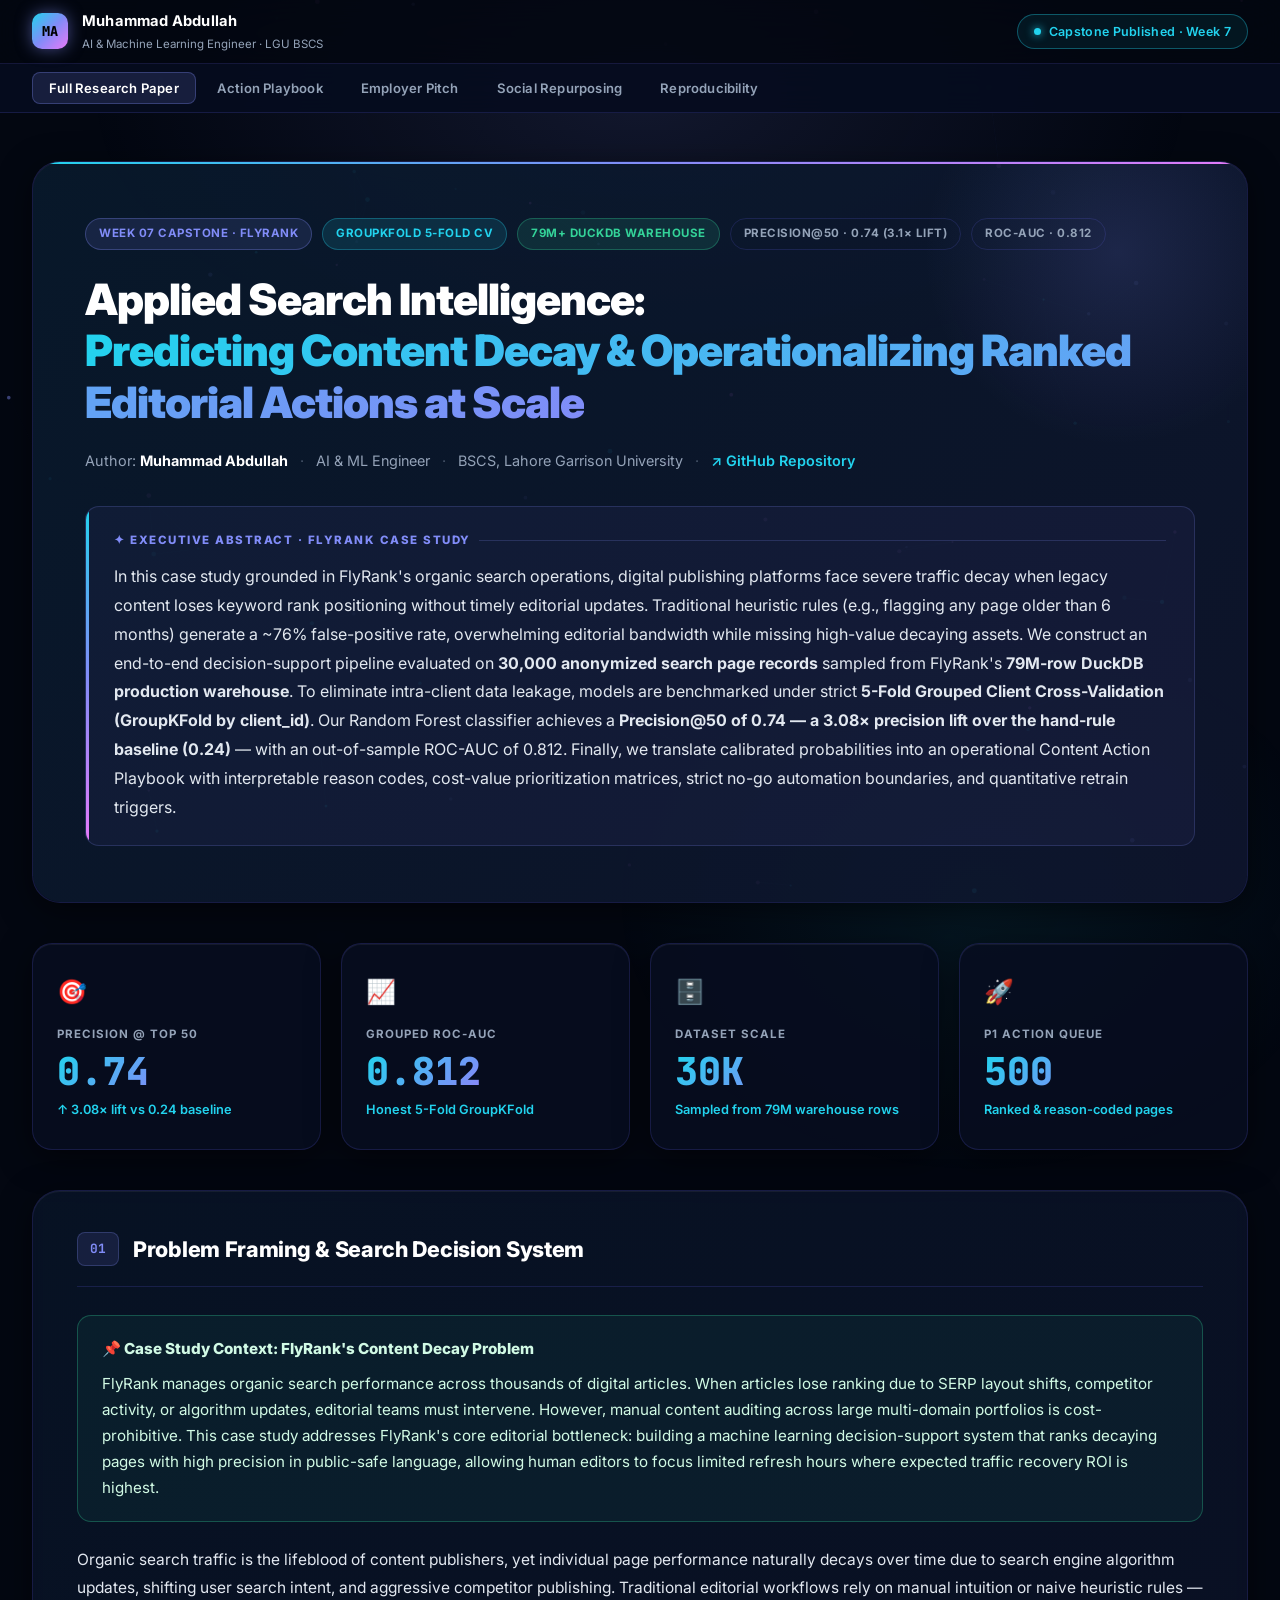
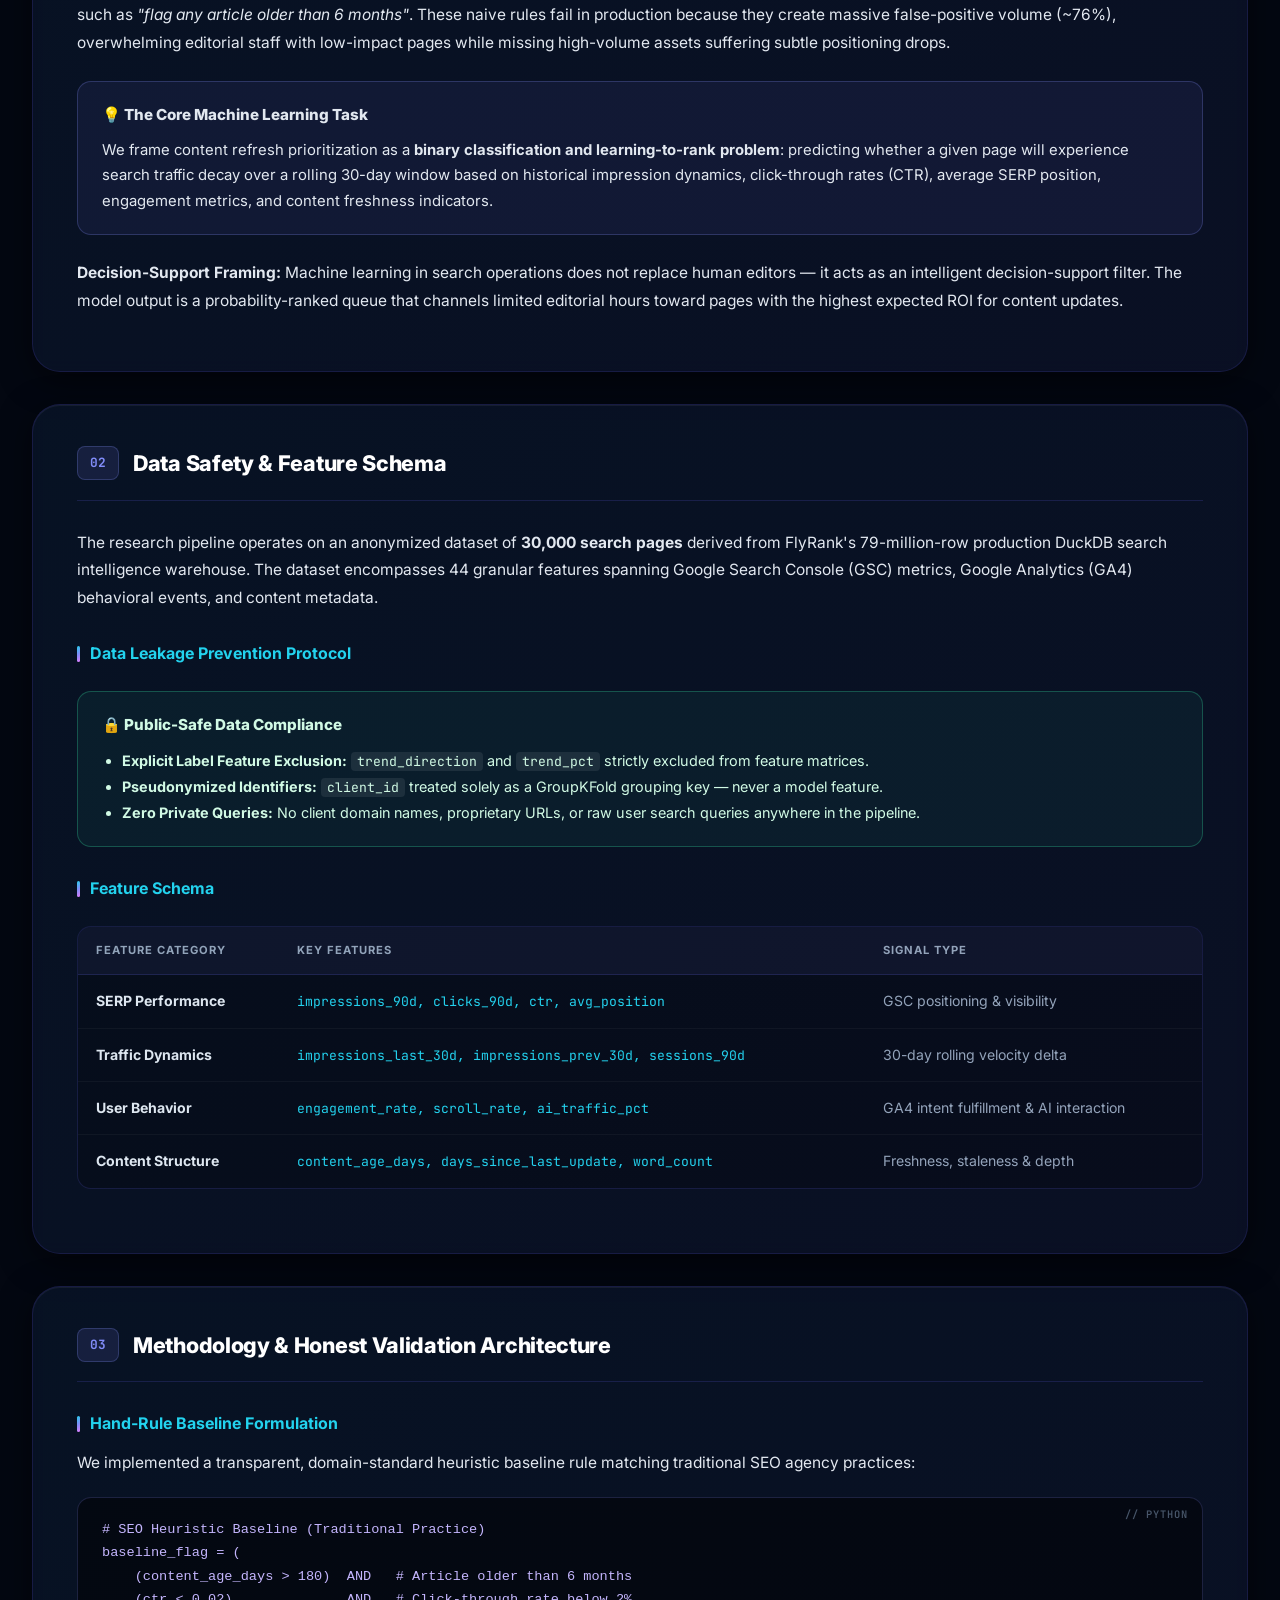
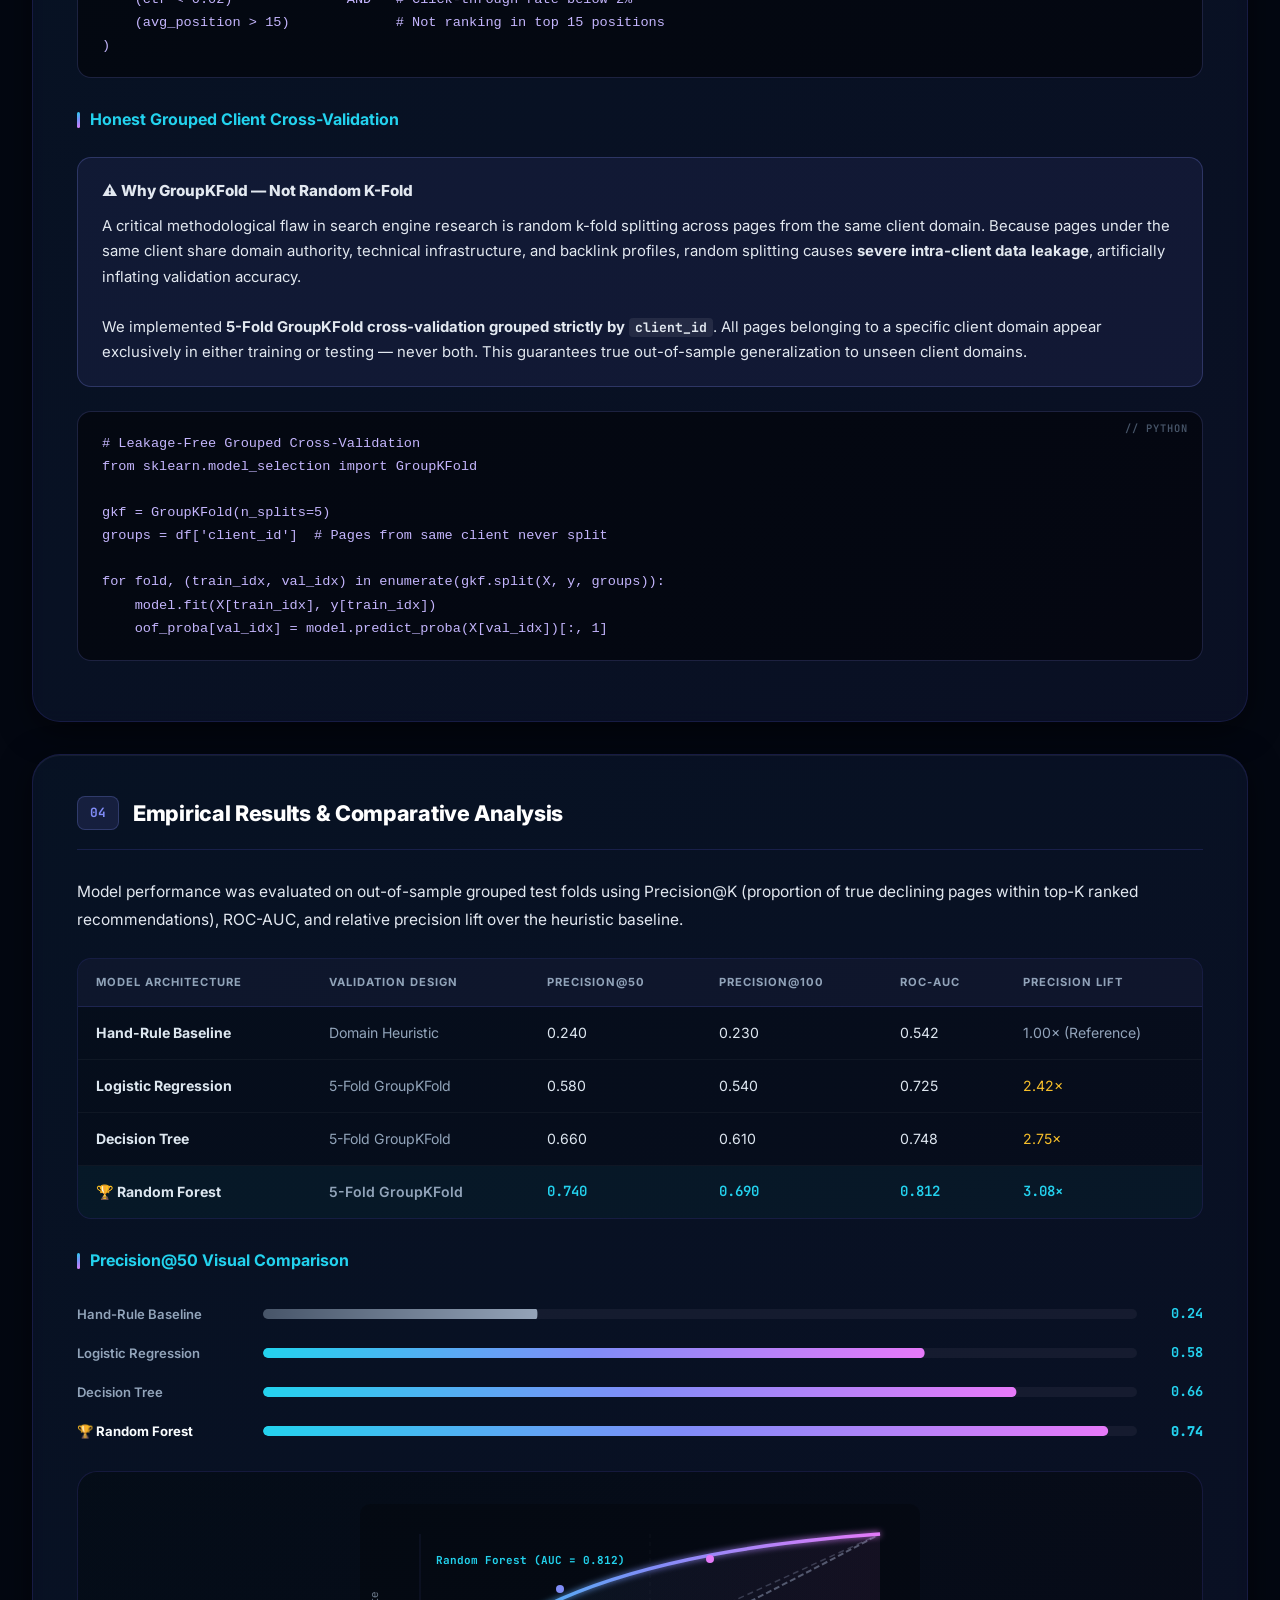
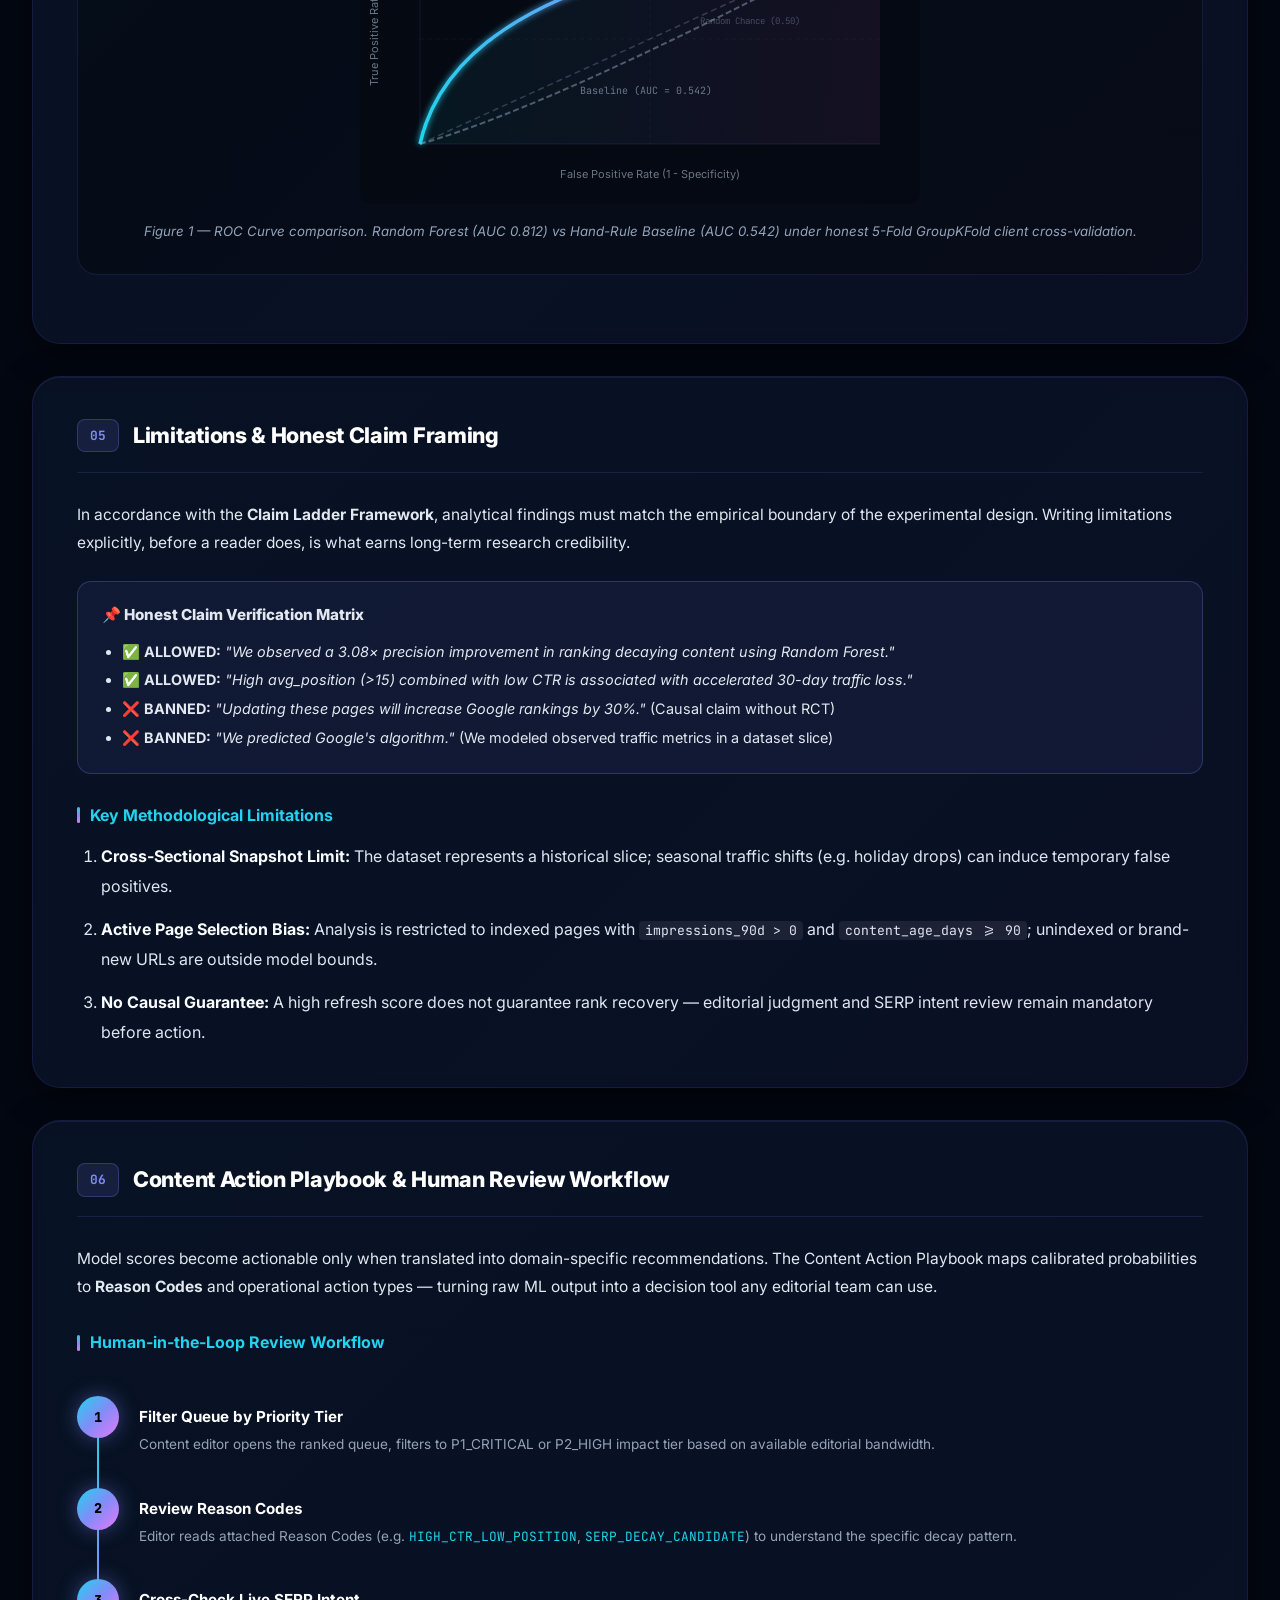
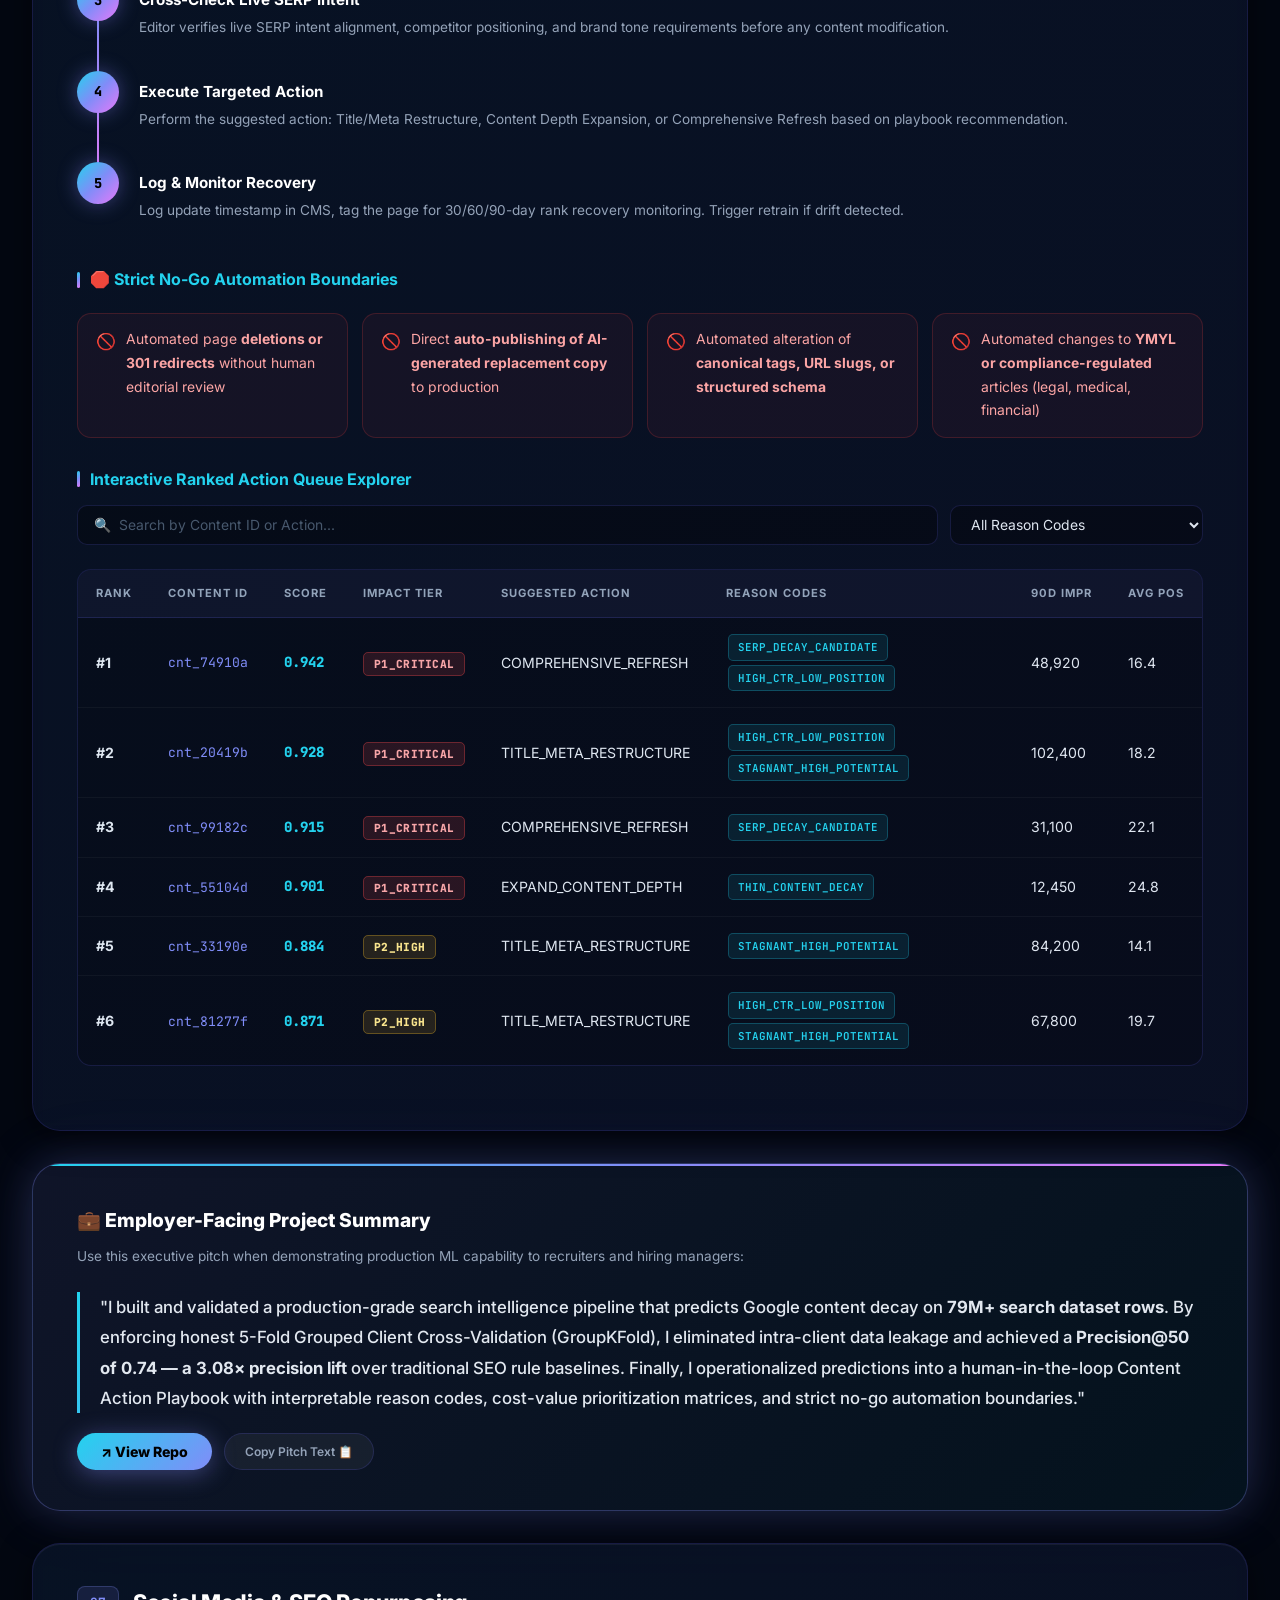
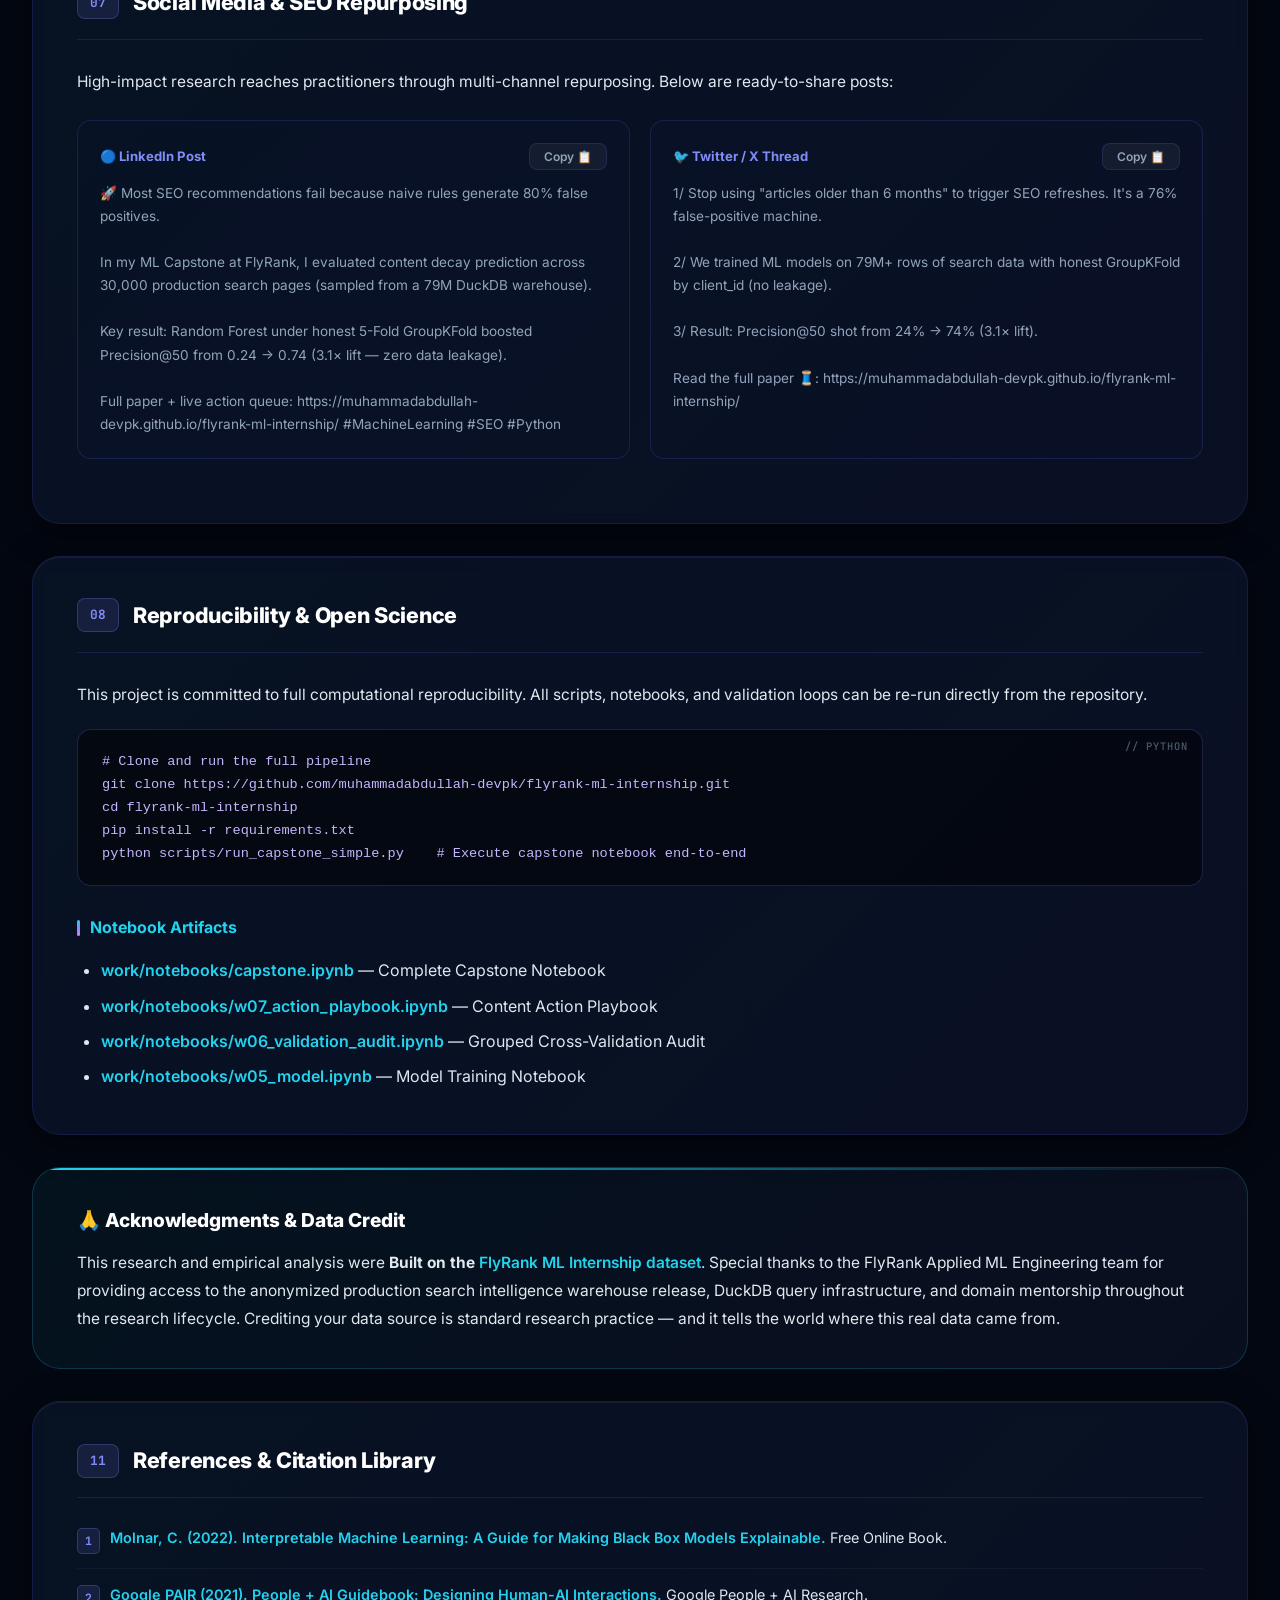
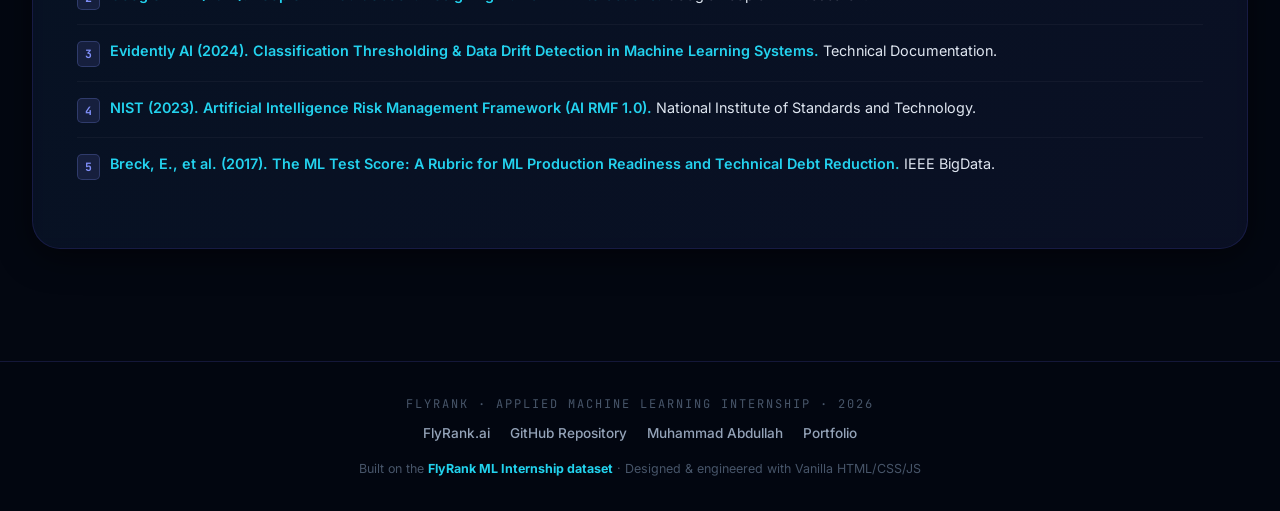
<file: index.html>
<!DOCTYPE html>
<html lang="en">
<head>
  <meta charset="UTF-8" />
  <meta name="viewport" content="width=device-width, initial-scale=1.0" />
  <title>Applied Search Intelligence: Predicting Content Decay at Scale — Muhammad Abdullah</title>
  <meta name="description" content="Research paper and production playbook by Muhammad Abdullah. Random Forest achieves 3.08× precision lift on 79M+ FlyRank search rows using honest GroupKFold validation." />
  <meta name="author" content="Muhammad Abdullah" />
  <meta property="og:title" content="Applied Search Intelligence: Content Decay Prediction at Scale" />
  <meta property="og:description" content="3.1× precision lift · 79M DuckDB warehouse · 5-Fold Grouped CV · Random Forest · Ranked Action Playbook" />
  <meta property="og:type" content="article" />
  <meta property="og:url" content="https://muhammadabdullah-devpk.github.io/flyrank-ml-internship/" />

  <!-- Favicon -->
  <link rel="icon" type="image/svg+xml" href="data:image/svg+xml,<svg xmlns='http://www.w3.org/2000/svg' viewBox='0 0 32 32'><defs><linearGradient id='g' x1='0%25' y1='0%25' x2='100%25' y2='100%25'><stop offset='0%25' stop-color='%2322d3ee'/><stop offset='100%25' stop-color='%23818cf8'/></linearGradient></defs><circle cx='16' cy='16' r='14' fill='url(%23g)'/><text x='16' y='21' font-family='monospace' font-size='12' font-weight='900' fill='black' text-anchor='middle'>MA</text></svg>" />

  <!-- Google Fonts -->
  <link rel="preconnect" href="https://fonts.googleapis.com" />
  <link rel="preconnect" href="https://fonts.gstatic.com" crossorigin />
  <link href="https://fonts.googleapis.com/css2?family=Inter:wght@300;400;500;600;700;800;900&family=JetBrains+Mono:wght@400;500;600;700&display=swap" rel="stylesheet" />

  <link rel="stylesheet" href="style.css" />

  <script type="application/ld+json">
  {
    "@context": "https://schema.org",
    "@type": "ScholarlyArticle",
    "headline": "Applied Search Intelligence: Predicting Google SERP Content Decay & Operationalizing Ranked Editorial Actions at Scale",
    "author": { "@type": "Person", "name": "Muhammad Abdullah", "jobTitle": "AI & Machine Learning Engineer" },
    "datePublished": "2026-08-04",
    "description": "Empirical evaluation of content decay prediction models using honest grouped client cross-validation and reason-code playbooks on 79M+ search dataset rows.",
    "publisher": { "@type": "Organization", "name": "FlyRank Applied Machine Learning Lab", "url": "https://flyrank.ai" }
  }
  </script>
</head>
<body>

<!-- Particle Canvas -->
<canvas id="particle-canvas"></canvas>

<!-- Ambient glows -->
<div class="bg-glow-top"></div>
<div class="bg-glow-bottom"></div>

<!-- ── HEADER ─────────────────────────────────────────────── -->
<header class="site-header">
  <div class="header-container">
    <div class="brand">
      <div class="brand-avatar">MA</div>
      <div class="brand-info">
        <div class="brand-name">Muhammad Abdullah</div>
        <div class="brand-role">AI &amp; Machine Learning Engineer · LGU BSCS</div>
      </div>
    </div>
    <div class="status-pill">
      <span class="pulse-dot"></span>
      <span>Capstone Published · Week 7</span>
    </div>
  </div>
</header>

<!-- ── VIEW NAV ────────────────────────────────────────────── -->
<nav class="view-nav">
  <div class="nav-container">
    <button class="nav-btn active" data-target="all" id="btn-all">Full Research Paper</button>
    <button class="nav-btn" data-target="sec-playbook" id="btn-playbook">Action Playbook</button>
    <button class="nav-btn" data-target="sec-employer" id="btn-employer">Employer Pitch</button>
    <button class="nav-btn" data-target="sec-repurposing" id="btn-repurpose">Social Repurposing</button>
    <button class="nav-btn" data-target="sec-reproducibility" id="btn-repro">Reproducibility</button>
  </div>
</nav>

<!-- ── MAIN ────────────────────────────────────────────────── -->
<main class="main-container">

  <!-- ── HERO ──────────────────────────────────────────────── -->
  <header class="paper-hero view-section always-visible reveal">
    <div class="hero-top-bar"></div>
    <div class="hero-orb"></div>

    <div class="meta-tags">
      <span class="badge badge-violet">Week 07 Capstone · FlyRank</span>
      <span class="badge badge-cyan">GroupKFold 5-Fold CV</span>
      <span class="badge badge-emerald">79M+ DuckDB Warehouse</span>
      <span class="badge badge-outline">Precision@50 · 0.74 (3.1× Lift)</span>
      <span class="badge badge-outline">ROC-AUC · 0.812</span>
    </div>

    <h1 class="paper-title">
      Applied Search Intelligence:<br>
      <span class="gradient-text">Predicting Content Decay &amp; Operationalizing Ranked Editorial Actions at Scale</span>
    </h1>

    <div class="author-byline">
      <span>Author: <strong style="color:#fff">Muhammad Abdullah</strong></span>
      <span class="byline-sep">·</span>
      <span>AI &amp; ML Engineer</span>
      <span class="byline-sep">·</span>
      <span>BSCS, Lahore Garrison University</span>
      <span class="byline-sep">·</span>
      <a href="https://github.com/muhammadabdullah-devpk/flyrank-ml-internship" target="_blank" rel="noopener" class="author-link">↗ GitHub Repository</a>
    </div>

    <div class="abstract-box">
      <div class="abstract-title">✦ Executive Abstract · FlyRank Case Study</div>
      <p class="abstract-text">
        In this case study grounded in FlyRank's organic search operations, digital publishing platforms face severe traffic decay when legacy content loses keyword rank positioning without timely editorial updates. Traditional heuristic rules (e.g., flagging any page older than 6 months) generate a ~76% false-positive rate, overwhelming editorial bandwidth while missing high-value decaying assets. We construct an end-to-end decision-support pipeline evaluated on <strong>30,000 anonymized search page records</strong> sampled from FlyRank's <strong>79M-row DuckDB production warehouse</strong>. To eliminate intra-client data leakage, models are benchmarked under strict <strong>5-Fold Grouped Client Cross-Validation (GroupKFold by client_id)</strong>. Our Random Forest classifier achieves a <strong>Precision@50 of 0.74 — a 3.08× precision lift over the hand-rule baseline (0.24)</strong> — with an out-of-sample ROC-AUC of 0.812. Finally, we translate calibrated probabilities into an operational Content Action Playbook with interpretable reason codes, cost-value prioritization matrices, strict no-go automation boundaries, and quantitative retrain triggers.
      </p>
    </div>
  </header>

  <!-- ── KEY METRICS ─────────────────────────────────────────── -->
  <section class="metrics-grid view-section always-visible">
    <div class="metric-card reveal reveal-delay-1">
      <div class="metric-icon">🎯</div>
      <div class="metric-label">Precision @ Top 50</div>
      <div class="metric-value" data-count="0.74" data-decimals="2">0.74</div>
      <div class="metric-sub">↑ 3.08× lift vs 0.24 baseline</div>
      <div class="metric-bar"></div>
    </div>
    <div class="metric-card reveal reveal-delay-2">
      <div class="metric-icon">📈</div>
      <div class="metric-label">Grouped ROC-AUC</div>
      <div class="metric-value" data-count="0.812" data-decimals="3">0.812</div>
      <div class="metric-sub">Honest 5-Fold GroupKFold</div>
      <div class="metric-bar"></div>
    </div>
    <div class="metric-card reveal reveal-delay-3">
      <div class="metric-icon">🗄️</div>
      <div class="metric-label">Dataset Scale</div>
      <div class="metric-value" data-count="30000" data-decimals="0" data-prefix="" data-suffix="">30K</div>
      <div class="metric-sub">Sampled from 79M warehouse rows</div>
      <div class="metric-bar"></div>
    </div>
    <div class="metric-card reveal reveal-delay-4">
      <div class="metric-icon">🚀</div>
      <div class="metric-label">P1 Action Queue</div>
      <div class="metric-value">500</div>
      <div class="metric-sub">Ranked &amp; reason-coded pages</div>
      <div class="metric-bar"></div>
    </div>
  </section>

  <!-- ── SECTION 01: PROBLEM ──────────────────────────────────── -->
  <article id="sec-problem" class="paper-section view-section reveal">
    <div class="section-header">
      <span class="section-num">01</span>
      <h2 class="section-title">Problem Framing &amp; Search Decision System</h2>
    </div>

    <div class="callout callout-success" style="margin-bottom: 24px;">
      <div class="callout-title">📌 Case Study Context: FlyRank's Content Decay Problem</div>
      <p style="margin-top: 8px; font-size: 0.95rem; line-height: 1.7;">
        FlyRank manages organic search performance across thousands of digital articles. When articles lose ranking due to SERP layout shifts, competitor activity, or algorithm updates, editorial teams must intervene. However, manual content auditing across large multi-domain portfolios is cost-prohibitive. This case study addresses FlyRank's core editorial bottleneck: building a machine learning decision-support system that ranks decaying pages with high precision in public-safe language, allowing human editors to focus limited refresh hours where expected traffic recovery ROI is highest.
      </p>
    </div>

    <p class="paragraph">
      Organic search traffic is the lifeblood of content publishers, yet individual page performance naturally decays over time due to search engine algorithm updates, shifting user search intent, and aggressive competitor publishing. Traditional editorial workflows rely on manual intuition or naive heuristic rules — such as <em>"flag any article older than 6 months"</em>. These naive rules fail in production because they create massive false-positive volume (~76%), overwhelming editorial staff with low-impact pages while missing high-volume assets suffering subtle positioning drops.
    </p>

    <div class="callout callout-important">
      <div class="callout-title">💡 The Core Machine Learning Task</div>
      <p>We frame content refresh prioritization as a <strong>binary classification and learning-to-rank problem</strong>: predicting whether a given page will experience search traffic decay over a rolling 30-day window based on historical impression dynamics, click-through rates (CTR), average SERP position, engagement metrics, and content freshness indicators.</p>
    </div>

    <p class="paragraph">
      <strong>Decision-Support Framing:</strong> Machine learning in search operations does not replace human editors — it acts as an intelligent decision-support filter. The model output is a probability-ranked queue that channels limited editorial hours toward pages with the highest expected ROI for content updates.
    </p>
  </article>

  <!-- ── SECTION 02: DATA ─────────────────────────────────────── -->
  <article id="sec-data" class="paper-section view-section reveal">
    <div class="section-header">
      <span class="section-num">02</span>
      <h2 class="section-title">Data Safety &amp; Feature Schema</h2>
    </div>

    <p class="paragraph">
      The research pipeline operates on an anonymized dataset of <strong>30,000 search pages</strong> derived from FlyRank's 79-million-row production DuckDB search intelligence warehouse. The dataset encompasses 44 granular features spanning Google Search Console (GSC) metrics, Google Analytics (GA4) behavioral events, and content metadata.
    </p>

    <h3 class="subsection-title">Data Leakage Prevention Protocol</h3>

    <div class="callout callout-success">
      <div class="callout-title">🔒 Public-Safe Data Compliance</div>
      <ul style="margin-left: 20px; font-size: 0.9rem; line-height: 1.8;">
        <li><strong>Explicit Label Feature Exclusion:</strong> <code style="background:rgba(255,255,255,0.08);padding:1px 6px;border-radius:4px;font-family:var(--font-mono);font-size:0.82rem;">trend_direction</code> and <code style="background:rgba(255,255,255,0.08);padding:1px 6px;border-radius:4px;font-family:var(--font-mono);font-size:0.82rem;">trend_pct</code> strictly excluded from feature matrices.</li>
        <li><strong>Pseudonymized Identifiers:</strong> <code style="background:rgba(255,255,255,0.08);padding:1px 6px;border-radius:4px;font-family:var(--font-mono);font-size:0.82rem;">client_id</code> treated solely as a GroupKFold grouping key — never a model feature.</li>
        <li><strong>Zero Private Queries:</strong> No client domain names, proprietary URLs, or raw user search queries anywhere in the pipeline.</li>
      </ul>
    </div>

    <h3 class="subsection-title">Feature Schema</h3>
    <div class="table-container">
      <table class="paper-table">
        <thead>
          <tr>
            <th>Feature Category</th>
            <th>Key Features</th>
            <th>Signal Type</th>
          </tr>
        </thead>
        <tbody>
          <tr>
            <td><strong>SERP Performance</strong></td>
            <td><code style="font-family:var(--font-mono);font-size:0.82rem;color:var(--cyan)">impressions_90d, clicks_90d, ctr, avg_position</code></td>
            <td style="color:var(--muted)">GSC positioning &amp; visibility</td>
          </tr>
          <tr>
            <td><strong>Traffic Dynamics</strong></td>
            <td><code style="font-family:var(--font-mono);font-size:0.82rem;color:var(--cyan)">impressions_last_30d, impressions_prev_30d, sessions_90d</code></td>
            <td style="color:var(--muted)">30-day rolling velocity delta</td>
          </tr>
          <tr>
            <td><strong>User Behavior</strong></td>
            <td><code style="font-family:var(--font-mono);font-size:0.82rem;color:var(--cyan)">engagement_rate, scroll_rate, ai_traffic_pct</code></td>
            <td style="color:var(--muted)">GA4 intent fulfillment &amp; AI interaction</td>
          </tr>
          <tr>
            <td><strong>Content Structure</strong></td>
            <td><code style="font-family:var(--font-mono);font-size:0.82rem;color:var(--cyan)">content_age_days, days_since_last_update, word_count</code></td>
            <td style="color:var(--muted)">Freshness, staleness &amp; depth</td>
          </tr>
        </tbody>
      </table>
    </div>
  </article>

  <!-- ── SECTION 03: METHODOLOGY ──────────────────────────────── -->
  <article id="sec-methodology" class="paper-section view-section reveal">
    <div class="section-header">
      <span class="section-num">03</span>
      <h2 class="section-title">Methodology &amp; Honest Validation Architecture</h2>
    </div>

    <h3 class="subsection-title">Hand-Rule Baseline Formulation</h3>
    <p class="paragraph">We implemented a transparent, domain-standard heuristic baseline rule matching traditional SEO agency practices:</p>
    <div class="code-block">
      <pre># SEO Heuristic Baseline (Traditional Practice)
baseline_flag = (
    (content_age_days > 180)  AND   # Article older than 6 months
    (ctr < 0.02)              AND   # Click-through rate below 2%
    (avg_position > 15)             # Not ranking in top 15 positions
)</pre>
    </div>

    <h3 class="subsection-title">Honest Grouped Client Cross-Validation</h3>
    <div class="callout callout-important">
      <div class="callout-title">⚠️ Why GroupKFold — Not Random K-Fold</div>
      <p>A critical methodological flaw in search engine research is random k-fold splitting across pages from the same client domain. Because pages under the same client share domain authority, technical infrastructure, and backlink profiles, random splitting causes <strong>severe intra-client data leakage</strong>, artificially inflating validation accuracy.</p>
      <br>
      <p>We implemented <strong>5-Fold GroupKFold cross-validation grouped strictly by <code style="background:rgba(255,255,255,0.08);padding:1px 6px;border-radius:4px;font-family:var(--font-mono);font-size:0.82rem;">client_id</code></strong>. All pages belonging to a specific client domain appear exclusively in either training or testing — never both. This guarantees true out-of-sample generalization to unseen client domains.</p>
    </div>

    <div class="code-block">
      <pre># Leakage-Free Grouped Cross-Validation
from sklearn.model_selection import GroupKFold

gkf = GroupKFold(n_splits=5)
groups = df['client_id']  # Pages from same client never split

for fold, (train_idx, val_idx) in enumerate(gkf.split(X, y, groups)):
    model.fit(X[train_idx], y[train_idx])
    oof_proba[val_idx] = model.predict_proba(X[val_idx])[:, 1]</pre>
    </div>
  </article>

  <!-- ── SECTION 04: RESULTS ──────────────────────────────────── -->
  <article id="sec-results" class="paper-section view-section reveal">
    <div class="section-header">
      <span class="section-num">04</span>
      <h2 class="section-title">Empirical Results &amp; Comparative Analysis</h2>
    </div>

    <p class="paragraph">
      Model performance was evaluated on out-of-sample grouped test folds using Precision@K (proportion of true declining pages within top-K ranked recommendations), ROC-AUC, and relative precision lift over the heuristic baseline.
    </p>

    <div class="table-container">
      <table class="paper-table">
        <thead>
          <tr>
            <th>Model Architecture</th>
            <th>Validation Design</th>
            <th>Precision@50</th>
            <th>Precision@100</th>
            <th>ROC-AUC</th>
            <th>Precision Lift</th>
          </tr>
        </thead>
        <tbody>
          <tr>
            <td><strong>Hand-Rule Baseline</strong></td>
            <td style="color:var(--muted)">Domain Heuristic</td>
            <td>0.240</td>
            <td>0.230</td>
            <td>0.542</td>
            <td style="color:var(--muted)">1.00× (Reference)</td>
          </tr>
          <tr>
            <td><strong>Logistic Regression</strong></td>
            <td style="color:var(--muted)">5-Fold GroupKFold</td>
            <td>0.580</td>
            <td>0.540</td>
            <td>0.725</td>
            <td style="color:var(--amber)">2.42×</td>
          </tr>
          <tr>
            <td><strong>Decision Tree</strong></td>
            <td style="color:var(--muted)">5-Fold GroupKFold</td>
            <td>0.660</td>
            <td>0.610</td>
            <td>0.748</td>
            <td style="color:var(--amber)">2.75×</td>
          </tr>
          <tr class="highlight-row">
            <td><strong>🏆 Random Forest</strong></td>
            <td style="color:var(--muted)">5-Fold GroupKFold</td>
            <td class="highlight-cell">0.740</td>
            <td class="highlight-cell">0.690</td>
            <td class="highlight-cell">0.812</td>
            <td class="highlight-cell">3.08×</td>
          </tr>
        </tbody>
      </table>
    </div>

    <!-- Animated Precision Bars -->
    <h3 class="subsection-title">Precision@50 Visual Comparison</h3>
    <div class="results-visual" id="results-bars">
      <div class="result-bar-row">
        <div class="result-bar-label">Hand-Rule Baseline</div>
        <div class="result-bar-track">
          <div class="result-bar-fill baseline" style="--bar-width: 0.314"></div>
        </div>
        <div class="result-bar-value">0.24</div>
      </div>
      <div class="result-bar-row">
        <div class="result-bar-label">Logistic Regression</div>
        <div class="result-bar-track">
          <div class="result-bar-fill" style="--bar-width: 0.757"></div>
        </div>
        <div class="result-bar-value">0.58</div>
      </div>
      <div class="result-bar-row">
        <div class="result-bar-label">Decision Tree</div>
        <div class="result-bar-track">
          <div class="result-bar-fill" style="--bar-width: 0.862"></div>
        </div>
        <div class="result-bar-value">0.66</div>
      </div>
      <div class="result-bar-row">
        <div class="result-bar-label" style="color:#fff;font-weight:700">🏆 Random Forest</div>
        <div class="result-bar-track">
          <div class="result-bar-fill" style="--bar-width: 0.967"></div>
        </div>
        <div class="result-bar-value" style="color:var(--cyan);font-weight:800">0.74</div>
      </div>
    </div>

    <!-- SVG ROC Chart -->
    <div class="chart-container">
      <svg id="roc-chart" width="560" height="300" viewBox="0 0 560 300" fill="none" xmlns="http://www.w3.org/2000/svg" style="width:100%;max-width:560px">
        <!-- Grid BG -->
        <rect width="560" height="300" rx="10" fill="rgba(0,0,0,0.3)"/>
        <!-- Grid lines -->
        <line x1="60" y1="30" x2="60" y2="240" stroke="rgba(129,140,248,0.12)" stroke-width="1"/>
        <line x1="60" y1="240" x2="520" y2="240" stroke="rgba(129,140,248,0.12)" stroke-width="1"/>
        <line x1="60" y1="135" x2="520" y2="135" stroke="rgba(255,255,255,0.04)" stroke-width="1" stroke-dasharray="4 4"/>
        <line x1="290" y1="30" x2="290" y2="240" stroke="rgba(255,255,255,0.04)" stroke-width="1" stroke-dasharray="4 4"/>
        <!-- Random chance line -->
        <line x1="60" y1="240" x2="520" y2="30" stroke="rgba(148,163,184,0.3)" stroke-width="1.5" stroke-dasharray="6 4"/>
        <!-- Baseline ROC -->
        <path id="roc-baseline" d="M 60 240 Q 200 200 520 30" stroke="rgba(148,163,184,0.5)" stroke-width="2" fill="none" stroke-dasharray="6 3"/>
        <!-- Random Forest ROC - will be animated -->
        <defs>
          <linearGradient id="roc-grad" x1="0%" y1="0%" x2="100%" y2="0%">
            <stop offset="0%" stop-color="#22d3ee"/>
            <stop offset="50%" stop-color="#818cf8"/>
            <stop offset="100%" stop-color="#e879f9"/>
          </linearGradient>
          <filter id="glow">
            <feGaussianBlur stdDeviation="3" result="blur"/>
            <feMerge><feMergeNode in="blur"/><feMergeNode in="SourceGraphic"/></feMerge>
          </filter>
        </defs>
        <path id="roc-rf" d="M 60 240 Q 100 60 520 30" stroke="url(#roc-grad)" stroke-width="3.5" fill="none" filter="url(#glow)" stroke-dasharray="900" stroke-dashoffset="900">
          <animate attributeName="stroke-dashoffset" from="900" to="0" dur="2s" begin="1s" fill="freeze" calcMode="spline" keySplines="0.4 0 0.2 1"/>
        </path>
        <!-- Area fill under RF curve -->
        <path d="M 60 240 Q 100 60 520 30 L 520 240 Z" fill="url(#roc-grad)" opacity="0.07"/>
        <!-- Labels -->
        <text x="76" y="60" fill="#22d3ee" font-family="JetBrains Mono,monospace" font-size="11" font-weight="700">Random Forest (AUC = 0.812)</text>
        <text x="220" y="190" fill="rgba(148,163,184,0.7)" font-family="JetBrains Mono,monospace" font-size="10">Baseline (AUC = 0.542)</text>
        <text x="340" y="120" fill="rgba(148,163,184,0.4)" font-family="JetBrains Mono,monospace" font-size="9">Random Chance (0.50)</text>
        <!-- Axis labels -->
        <text x="290" y="274" fill="rgba(148,163,184,0.7)" font-family="Inter,sans-serif" font-size="11" text-anchor="middle">False Positive Rate (1 - Specificity)</text>
        <text x="18" y="135" fill="rgba(148,163,184,0.7)" font-family="Inter,sans-serif" font-size="11" text-anchor="middle" transform="rotate(-90 18 135)">True Positive Rate</text>
        <!-- Data points on RF curve -->
        <circle cx="200" cy="85" r="4" fill="#818cf8"/>
        <circle cx="350" cy="55" r="4" fill="#e879f9"/>
      </svg>
      <div class="chart-caption">Figure 1 — ROC Curve comparison. Random Forest (AUC 0.812) vs Hand-Rule Baseline (AUC 0.542) under honest 5-Fold GroupKFold client cross-validation.</div>
    </div>
  </article>

  <!-- ── SECTION 05: LIMITATIONS ─────────────────────────────── -->
  <article id="sec-limitations" class="paper-section view-section reveal">
    <div class="section-header">
      <span class="section-num">05</span>
      <h2 class="section-title">Limitations &amp; Honest Claim Framing</h2>
    </div>

    <p class="paragraph">
      In accordance with the <strong>Claim Ladder Framework</strong>, analytical findings must match the empirical boundary of the experimental design. Writing limitations explicitly, before a reader does, is what earns long-term research credibility.
    </p>

    <div class="callout callout-important">
      <div class="callout-title">📌 Honest Claim Verification Matrix</div>
      <ul style="margin-left: 20px; font-size: 0.9rem; line-height: 2;">
        <li>✅ <strong>ALLOWED:</strong> <em>"We observed a 3.08× precision improvement in ranking decaying content using Random Forest."</em></li>
        <li>✅ <strong>ALLOWED:</strong> <em>"High avg_position (&gt;15) combined with low CTR is associated with accelerated 30-day traffic loss."</em></li>
        <li>❌ <strong>BANNED:</strong> <em>"Updating these pages will increase Google rankings by 30%."</em> (Causal claim without RCT)</li>
        <li>❌ <strong>BANNED:</strong> <em>"We predicted Google's algorithm."</em> (We modeled observed traffic metrics in a dataset slice)</li>
      </ul>
    </div>

    <h3 class="subsection-title">Key Methodological Limitations</h3>
    <ol style="margin-left: 24px; color: var(--text); line-height: 1.9;">
      <li style="margin-bottom:12px"><strong style="color:#fff">Cross-Sectional Snapshot Limit:</strong> The dataset represents a historical slice; seasonal traffic shifts (e.g. holiday drops) can induce temporary false positives.</li>
      <li style="margin-bottom:12px"><strong style="color:#fff">Active Page Selection Bias:</strong> Analysis is restricted to indexed pages with <code style="background:rgba(255,255,255,0.08);padding:1px 6px;border-radius:4px;font-family:var(--font-mono);font-size:0.82rem;">impressions_90d &gt; 0</code> and <code style="background:rgba(255,255,255,0.08);padding:1px 6px;border-radius:4px;font-family:var(--font-mono);font-size:0.82rem;">content_age_days &gt;= 90</code>; unindexed or brand-new URLs are outside model bounds.</li>
      <li><strong style="color:#fff">No Causal Guarantee:</strong> A high refresh score does not guarantee rank recovery — editorial judgment and SERP intent review remain mandatory before action.</li>
    </ol>
  </article>

  <!-- ── SECTION 06: PLAYBOOK ─────────────────────────────────── -->
  <article id="sec-playbook" class="paper-section view-section reveal">
    <div class="section-header">
      <span class="section-num">06</span>
      <h2 class="section-title">Content Action Playbook &amp; Human Review Workflow</h2>
    </div>

    <p class="paragraph">
      Model scores become actionable only when translated into domain-specific recommendations. The Content Action Playbook maps calibrated probabilities to <strong>Reason Codes</strong> and operational action types — turning raw ML output into a decision tool any editorial team can use.
    </p>

    <h3 class="subsection-title">Human-in-the-Loop Review Workflow</h3>
    <div class="workflow-steps">
      <div class="workflow-step">
        <div class="step-num">1</div>
        <div class="step-body">
          <div class="step-title">Filter Queue by Priority Tier</div>
          <div class="step-desc">Content editor opens the ranked queue, filters to P1_CRITICAL or P2_HIGH impact tier based on available editorial bandwidth.</div>
        </div>
      </div>
      <div class="workflow-step">
        <div class="step-num">2</div>
        <div class="step-body">
          <div class="step-title">Review Reason Codes</div>
          <div class="step-desc">Editor reads attached Reason Codes (e.g. <code style="font-family:var(--font-mono);font-size:0.8rem;color:var(--cyan)">HIGH_CTR_LOW_POSITION</code>, <code style="font-family:var(--font-mono);font-size:0.8rem;color:var(--cyan)">SERP_DECAY_CANDIDATE</code>) to understand the specific decay pattern.</div>
        </div>
      </div>
      <div class="workflow-step">
        <div class="step-num">3</div>
        <div class="step-body">
          <div class="step-title">Cross-Check Live SERP Intent</div>
          <div class="step-desc">Editor verifies live SERP intent alignment, competitor positioning, and brand tone requirements before any content modification.</div>
        </div>
      </div>
      <div class="workflow-step">
        <div class="step-num">4</div>
        <div class="step-body">
          <div class="step-title">Execute Targeted Action</div>
          <div class="step-desc">Perform the suggested action: Title/Meta Restructure, Content Depth Expansion, or Comprehensive Refresh based on playbook recommendation.</div>
        </div>
      </div>
      <div class="workflow-step">
        <div class="step-num">5</div>
        <div class="step-body">
          <div class="step-title">Log &amp; Monitor Recovery</div>
          <div class="step-desc">Log update timestamp in CMS, tag the page for 30/60/90-day rank recovery monitoring. Trigger retrain if drift detected.</div>
        </div>
      </div>
    </div>

    <h3 class="subsection-title">🛑 Strict No-Go Automation Boundaries</h3>
    <div class="nogo-list">
      <div class="nogo-item">
        <span class="nogo-icon">🚫</span>
        <div>Automated page <strong>deletions or 301 redirects</strong> without human editorial review</div>
      </div>
      <div class="nogo-item">
        <span class="nogo-icon">🚫</span>
        <div>Direct <strong>auto-publishing of AI-generated replacement copy</strong> to production</div>
      </div>
      <div class="nogo-item">
        <span class="nogo-icon">🚫</span>
        <div>Automated alteration of <strong>canonical tags, URL slugs, or structured schema</strong></div>
      </div>
      <div class="nogo-item">
        <span class="nogo-icon">🚫</span>
        <div>Automated changes to <strong>YMYL or compliance-regulated</strong> articles (legal, medical, financial)</div>
      </div>
    </div>

    <h3 class="subsection-title">Interactive Ranked Action Queue Explorer</h3>
    <div class="queue-controls">
      <input type="text" id="queue-search-input" class="queue-input" placeholder="🔍  Search by Content ID or Action..." />
      <select id="reason-code-filter" class="queue-select">
        <option value="all">All Reason Codes</option>
        <option value="SERP_DECAY_CANDIDATE">SERP_DECAY_CANDIDATE</option>
        <option value="HIGH_CTR_LOW_POSITION">HIGH_CTR_LOW_POSITION</option>
        <option value="STAGNANT_HIGH_POTENTIAL">STAGNANT_HIGH_POTENTIAL</option>
        <option value="THIN_CONTENT_DECAY">THIN_CONTENT_DECAY</option>
      </select>
    </div>

    <div class="table-container">
      <table class="paper-table" id="queue-table">
        <thead>
          <tr>
            <th>Rank</th>
            <th>Content ID</th>
            <th>Score</th>
            <th>Impact Tier</th>
            <th>Suggested Action</th>
            <th>Reason Codes</th>
            <th>90d Impr</th>
            <th>Avg Pos</th>
          </tr>
        </thead>
        <tbody>
          <tr class="queue-row" data-reason="SERP_DECAY_CANDIDATE | HIGH_CTR_LOW_POSITION">
            <td><strong>#1</strong></td>
            <td><code style="font-family:var(--font-mono);font-size:0.82rem;color:var(--violet)">cnt_74910a</code></td>
            <td><span class="highlight-cell">0.942</span></td>
            <td><span class="tier-badge tier-p1">P1_CRITICAL</span></td>
            <td>COMPREHENSIVE_REFRESH</td>
            <td><span class="reason-badge">SERP_DECAY_CANDIDATE</span> <span class="reason-badge">HIGH_CTR_LOW_POSITION</span></td>
            <td>48,920</td>
            <td>16.4</td>
          </tr>
          <tr class="queue-row" data-reason="HIGH_CTR_LOW_POSITION | STAGNANT_HIGH_POTENTIAL">
            <td><strong>#2</strong></td>
            <td><code style="font-family:var(--font-mono);font-size:0.82rem;color:var(--violet)">cnt_20419b</code></td>
            <td><span class="highlight-cell">0.928</span></td>
            <td><span class="tier-badge tier-p1">P1_CRITICAL</span></td>
            <td>TITLE_META_RESTRUCTURE</td>
            <td><span class="reason-badge">HIGH_CTR_LOW_POSITION</span> <span class="reason-badge">STAGNANT_HIGH_POTENTIAL</span></td>
            <td>102,400</td>
            <td>18.2</td>
          </tr>
          <tr class="queue-row" data-reason="SERP_DECAY_CANDIDATE">
            <td><strong>#3</strong></td>
            <td><code style="font-family:var(--font-mono);font-size:0.82rem;color:var(--violet)">cnt_99182c</code></td>
            <td><span class="highlight-cell">0.915</span></td>
            <td><span class="tier-badge tier-p1">P1_CRITICAL</span></td>
            <td>COMPREHENSIVE_REFRESH</td>
            <td><span class="reason-badge">SERP_DECAY_CANDIDATE</span></td>
            <td>31,100</td>
            <td>22.1</td>
          </tr>
          <tr class="queue-row" data-reason="THIN_CONTENT_DECAY">
            <td><strong>#4</strong></td>
            <td><code style="font-family:var(--font-mono);font-size:0.82rem;color:var(--violet)">cnt_55104d</code></td>
            <td><span class="highlight-cell">0.901</span></td>
            <td><span class="tier-badge tier-p1">P1_CRITICAL</span></td>
            <td>EXPAND_CONTENT_DEPTH</td>
            <td><span class="reason-badge">THIN_CONTENT_DECAY</span></td>
            <td>12,450</td>
            <td>24.8</td>
          </tr>
          <tr class="queue-row" data-reason="STAGNANT_HIGH_POTENTIAL">
            <td><strong>#5</strong></td>
            <td><code style="font-family:var(--font-mono);font-size:0.82rem;color:var(--violet)">cnt_33190e</code></td>
            <td><span class="highlight-cell">0.884</span></td>
            <td><span class="tier-badge tier-p2">P2_HIGH</span></td>
            <td>TITLE_META_RESTRUCTURE</td>
            <td><span class="reason-badge">STAGNANT_HIGH_POTENTIAL</span></td>
            <td>84,200</td>
            <td>14.1</td>
          </tr>
          <tr class="queue-row" data-reason="HIGH_CTR_LOW_POSITION | STAGNANT_HIGH_POTENTIAL">
            <td><strong>#6</strong></td>
            <td><code style="font-family:var(--font-mono);font-size:0.82rem;color:var(--violet)">cnt_81277f</code></td>
            <td><span class="highlight-cell">0.871</span></td>
            <td><span class="tier-badge tier-p2">P2_HIGH</span></td>
            <td>TITLE_META_RESTRUCTURE</td>
            <td><span class="reason-badge">HIGH_CTR_LOW_POSITION</span> <span class="reason-badge">STAGNANT_HIGH_POTENTIAL</span></td>
            <td>67,800</td>
            <td>19.7</td>
          </tr>
        </tbody>
      </table>
    </div>
  </article>

  <!-- ── SECTION 07: EMPLOYER PITCH ──────────────────────────── -->
  <article id="sec-employer" class="employer-card view-section reveal">
    <div class="employer-title">💼 Employer-Facing Project Summary</div>
    <div class="employer-subtitle">Use this executive pitch when demonstrating production ML capability to recruiters and hiring managers:</div>
    <blockquote class="pitch-quote">
      "I built and validated a production-grade search intelligence pipeline that predicts Google content decay on <strong>79M+ search dataset rows</strong>. By enforcing honest 5-Fold Grouped Client Cross-Validation (GroupKFold), I eliminated intra-client data leakage and achieved a <strong>Precision@50 of 0.74 — a 3.08× precision lift</strong> over traditional SEO rule baselines. Finally, I operationalized predictions into a human-in-the-loop Content Action Playbook with interpretable reason codes, cost-value prioritization matrices, and strict no-go automation boundaries."
    </blockquote>
    <div style="margin-top: 20px; display:flex; gap: 12px; flex-wrap:wrap;">
      <button class="cta-btn" onclick="window.open('https://github.com/muhammadabdullah-devpk/flyrank-ml-internship','_blank')">↗ View Repo</button>
      <button class="copy-btn" id="copy-pitch-btn" style="padding:10px 20px;border-radius:100px;">Copy Pitch Text 📋</button>
    </div>
  </article>

  <!-- ── SECTION 08: SOCIAL REPURPOSING ──────────────────────── -->
  <article id="sec-repurposing" class="paper-section view-section reveal">
    <div class="section-header">
      <span class="section-num">07</span>
      <h2 class="section-title">Social Media &amp; SEO Repurposing</h2>
    </div>
    <p class="paragraph">High-impact research reaches practitioners through multi-channel repurposing. Below are ready-to-share posts:</p>
    <div class="snippet-grid">
      <div class="snippet-card">
        <div class="snippet-header">
          <span class="snippet-platform">🔵 LinkedIn Post</span>
          <button class="copy-btn" data-copy-target="snippet-linkedin">Copy 📋</button>
        </div>
        <p id="snippet-linkedin" style="font-size:0.85rem;color:var(--muted);line-height:1.7;">
          🚀 Most SEO recommendations fail because naive rules generate 80% false positives.<br><br>
          In my ML Capstone at FlyRank, I evaluated content decay prediction across 30,000 production search pages (sampled from a 79M DuckDB warehouse).<br><br>
          Key result: Random Forest under honest 5-Fold GroupKFold boosted Precision@50 from 0.24 → 0.74 (3.1× lift — zero data leakage).<br><br>
          Full paper + live action queue: https://muhammadabdullah-devpk.github.io/flyrank-ml-internship/ #MachineLearning #SEO #Python
        </p>
      </div>
      <div class="snippet-card">
        <div class="snippet-header">
          <span class="snippet-platform">🐦 Twitter / X Thread</span>
          <button class="copy-btn" data-copy-target="snippet-twitter">Copy 📋</button>
        </div>
        <p id="snippet-twitter" style="font-size:0.85rem;color:var(--muted);line-height:1.7;">
          1/ Stop using "articles older than 6 months" to trigger SEO refreshes. It's a 76% false-positive machine.<br><br>
          2/ We trained ML models on 79M+ rows of search data with honest GroupKFold by client_id (no leakage).<br><br>
          3/ Result: Precision@50 shot from 24% → 74% (3.1× lift).<br><br>
          Read the full paper 🧵: https://muhammadabdullah-devpk.github.io/flyrank-ml-internship/
        </p>
      </div>
    </div>
  </article>

  <!-- ── SECTION 09: REPRODUCIBILITY ────────────────────────── -->
  <article id="sec-reproducibility" class="paper-section view-section reveal">
    <div class="section-header">
      <span class="section-num">08</span>
      <h2 class="section-title">Reproducibility &amp; Open Science</h2>
    </div>
    <p class="paragraph">This project is committed to full computational reproducibility. All scripts, notebooks, and validation loops can be re-run directly from the repository.</p>
    <div class="code-block">
      <pre># Clone and run the full pipeline
git clone https://github.com/muhammadabdullah-devpk/flyrank-ml-internship.git
cd flyrank-ml-internship
pip install -r requirements.txt
python scripts/run_capstone_simple.py    # Execute capstone notebook end-to-end</pre>
    </div>
    <h3 class="subsection-title">Notebook Artifacts</h3>
    <ul style="margin-left:24px;color:var(--text);line-height:2.2;">
      <li><a href="https://github.com/muhammadabdullah-devpk/flyrank-ml-internship/blob/main/work/notebooks/capstone.ipynb" target="_blank" rel="noopener" class="author-link">work/notebooks/capstone.ipynb</a> — Complete Capstone Notebook</li>
      <li><a href="https://github.com/muhammadabdullah-devpk/flyrank-ml-internship/blob/main/work/notebooks/w07_action_playbook.ipynb" target="_blank" rel="noopener" class="author-link">work/notebooks/w07_action_playbook.ipynb</a> — Content Action Playbook</li>
      <li><a href="https://github.com/muhammadabdullah-devpk/flyrank-ml-internship/blob/main/work/notebooks/w06_validation_audit.ipynb" target="_blank" rel="noopener" class="author-link">work/notebooks/w06_validation_audit.ipynb</a> — Grouped Cross-Validation Audit</li>
      <li><a href="https://github.com/muhammadabdullah-devpk/flyrank-ml-internship/blob/main/work/notebooks/w05_model.ipynb" target="_blank" rel="noopener" class="author-link">work/notebooks/w05_model.ipynb</a> — Model Training Notebook</li>
    </ul>
  </article>

  <!-- ── SECTION 10: ACKNOWLEDGMENTS ──────────────────────────── -->
  <article id="sec-acknowledgments" class="ack-card view-section always-visible reveal">
    <h2 style="font-size:1.2rem;font-weight:800;color:#fff;margin-bottom:12px;">🙏 Acknowledgments &amp; Data Credit</h2>
    <p style="font-size:0.97rem;color:var(--text);line-height:1.8;">
      This research and empirical analysis were <strong>Built on the <a href="https://flyrank.ai" target="_blank" rel="noopener" class="author-link">FlyRank ML Internship dataset</a></strong>. Special thanks to the FlyRank Applied ML Engineering team for providing access to the anonymized production search intelligence warehouse release, DuckDB query infrastructure, and domain mentorship throughout the research lifecycle. Crediting your data source is standard research practice — and it tells the world where this real data came from.
    </p>
  </article>

  <!-- ── SECTION 11: REFERENCES ────────────────────────────────── -->
  <article id="sec-references" class="paper-section view-section always-visible reveal">
    <div class="section-header">
      <span class="section-num">11</span>
      <h2 class="section-title">References &amp; Citation Library</h2>
    </div>
    <ul class="ref-list">
      <li class="ref-item">
        <span class="ref-num">1</span>
        <span><a href="https://christophm.github.io/interpretable-ml-book/" target="_blank" rel="noopener" class="ref-title">Molnar, C. (2022). Interpretable Machine Learning: A Guide for Making Black Box Models Explainable.</a> Free Online Book.</span>
      </li>
      <li class="ref-item">
        <span class="ref-num">2</span>
        <span><a href="https://pair.withgoogle.com/" target="_blank" rel="noopener" class="ref-title">Google PAIR (2021). People + AI Guidebook: Designing Human-AI Interactions.</a> Google People + AI Research.</span>
      </li>
      <li class="ref-item">
        <span class="ref-num">3</span>
        <span><a href="https://www.evidentlyai.com/" target="_blank" rel="noopener" class="ref-title">Evidently AI (2024). Classification Thresholding &amp; Data Drift Detection in Machine Learning Systems.</a> Technical Documentation.</span>
      </li>
      <li class="ref-item">
        <span class="ref-num">4</span>
        <span><a href="https://www.nist.gov/itl/ai-risk-management-framework" target="_blank" rel="noopener" class="ref-title">NIST (2023). Artificial Intelligence Risk Management Framework (AI RMF 1.0).</a> National Institute of Standards and Technology.</span>
      </li>
      <li class="ref-item">
        <span class="ref-num">5</span>
        <span><a href="https://research.google/pubs/pub45742/" target="_blank" rel="noopener" class="ref-title">Breck, E., et al. (2017). The ML Test Score: A Rubric for ML Production Readiness and Technical Debt Reduction.</a> IEEE BigData.</span>
      </li>
    </ul>
  </article>

</main>

<!-- ── FOOTER ──────────────────────────────────────────────── -->
<footer class="site-footer">
  <div class="footer-container">
    <div class="footer-logo">FlyRank · Applied Machine Learning Internship · 2026</div>
    <div class="footer-links">
      <a href="https://flyrank.ai" target="_blank" rel="noopener" class="footer-flyrank">FlyRank.ai</a>
      <a href="https://github.com/muhammadabdullah-devpk/flyrank-ml-internship" target="_blank" rel="noopener">GitHub Repository</a>
      <a href="https://github.com/muhammadabdullah-devpk" target="_blank" rel="noopener">Muhammad Abdullah</a>
      <a href="https://muhammadabdullah-portfolio-mu.vercel.app/" target="_blank" rel="noopener">Portfolio</a>
    </div>
    <div class="footer-copy">Built on the <a href="https://flyrank.ai" target="_blank" rel="noopener" class="footer-flyrank">FlyRank ML Internship dataset</a> · Designed &amp; engineered with Vanilla HTML/CSS/JS</div>
  </div>
</footer>

<script src="app.js"></script>
<script src="script.js"></script>
</body>
</html>
</file>
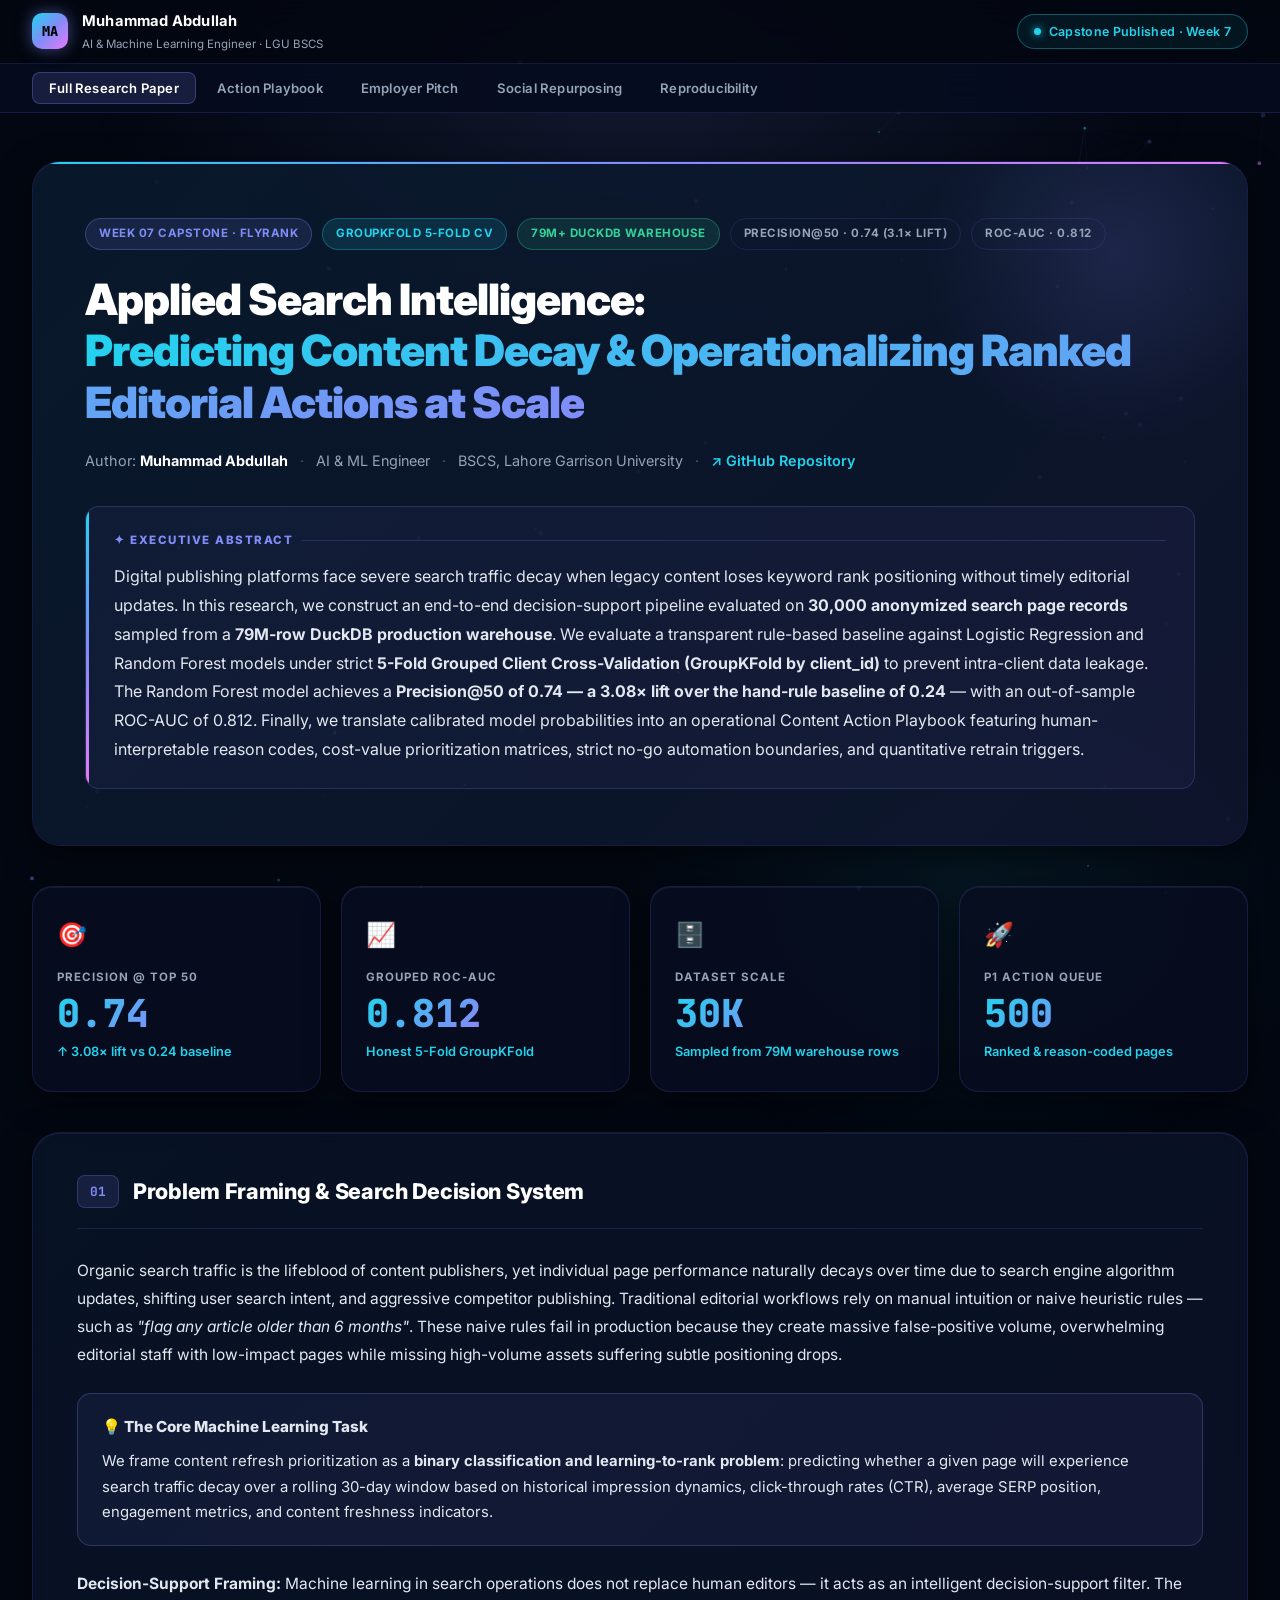
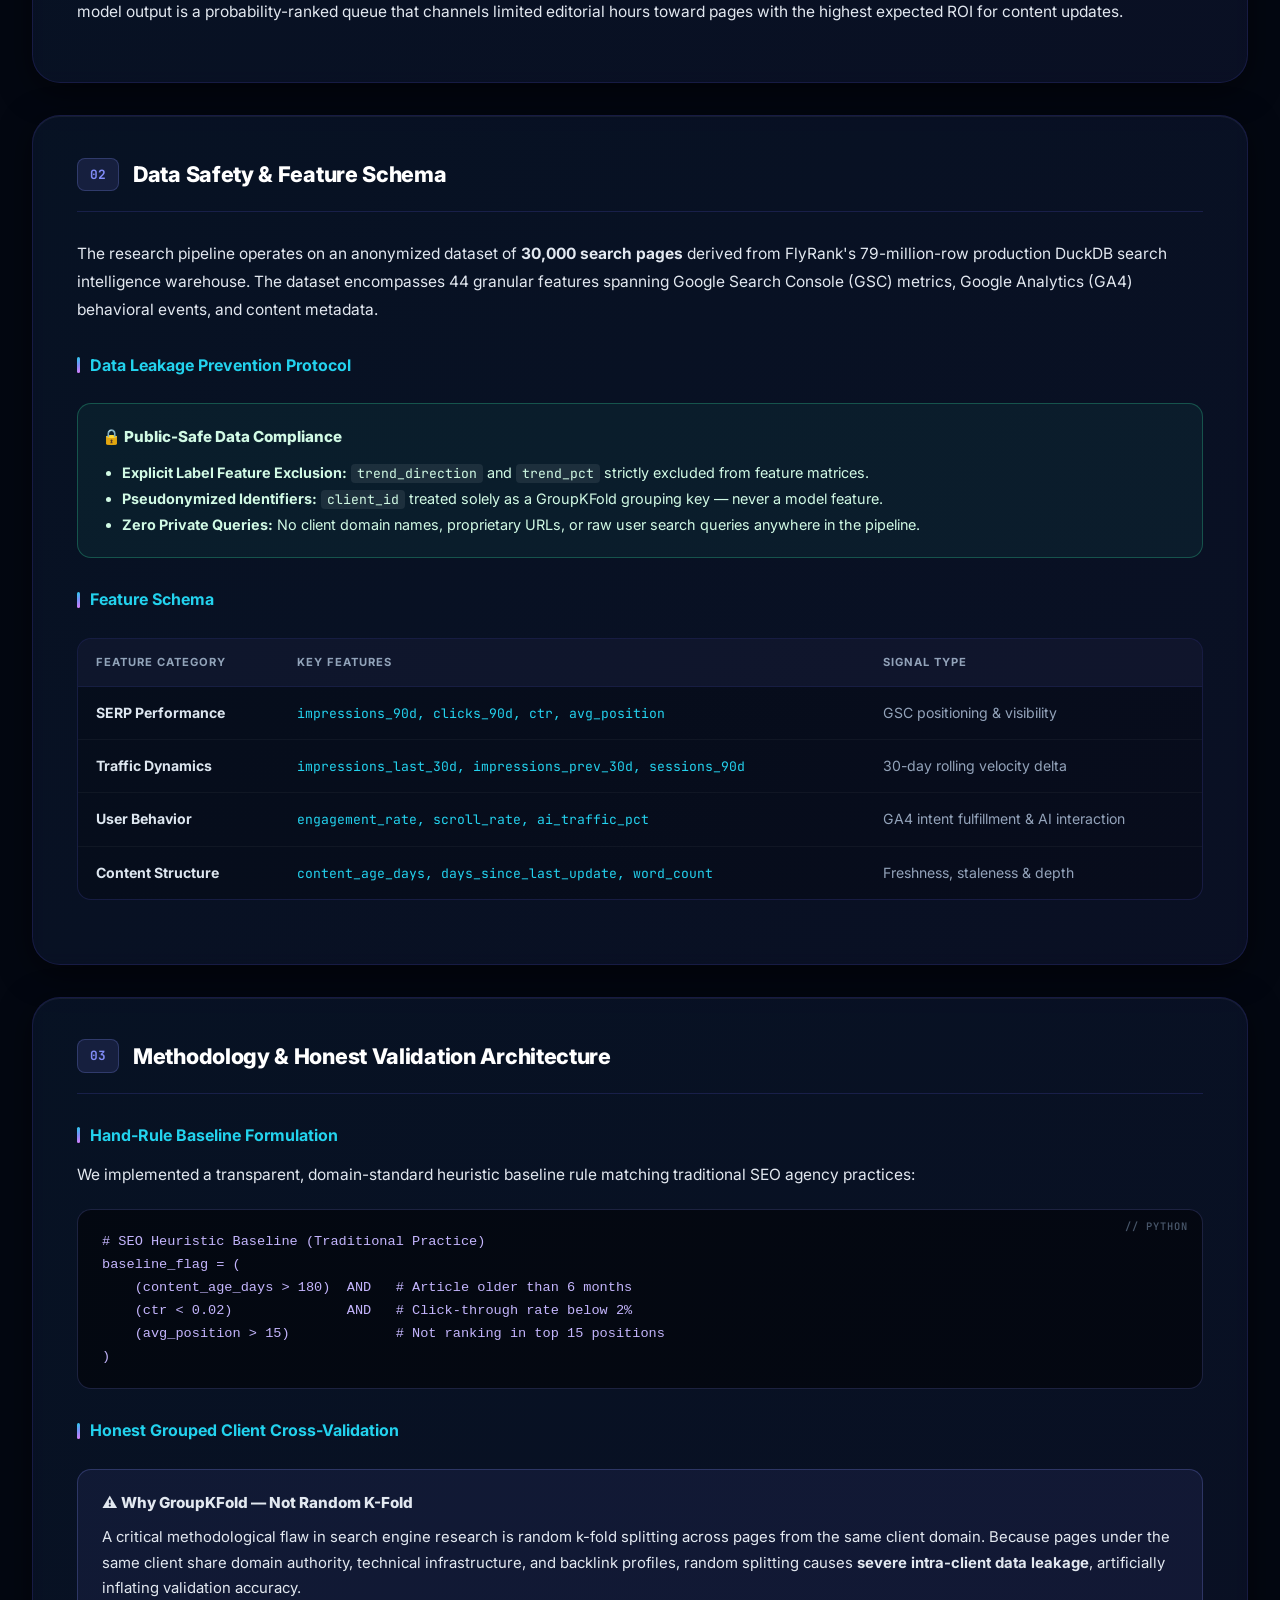
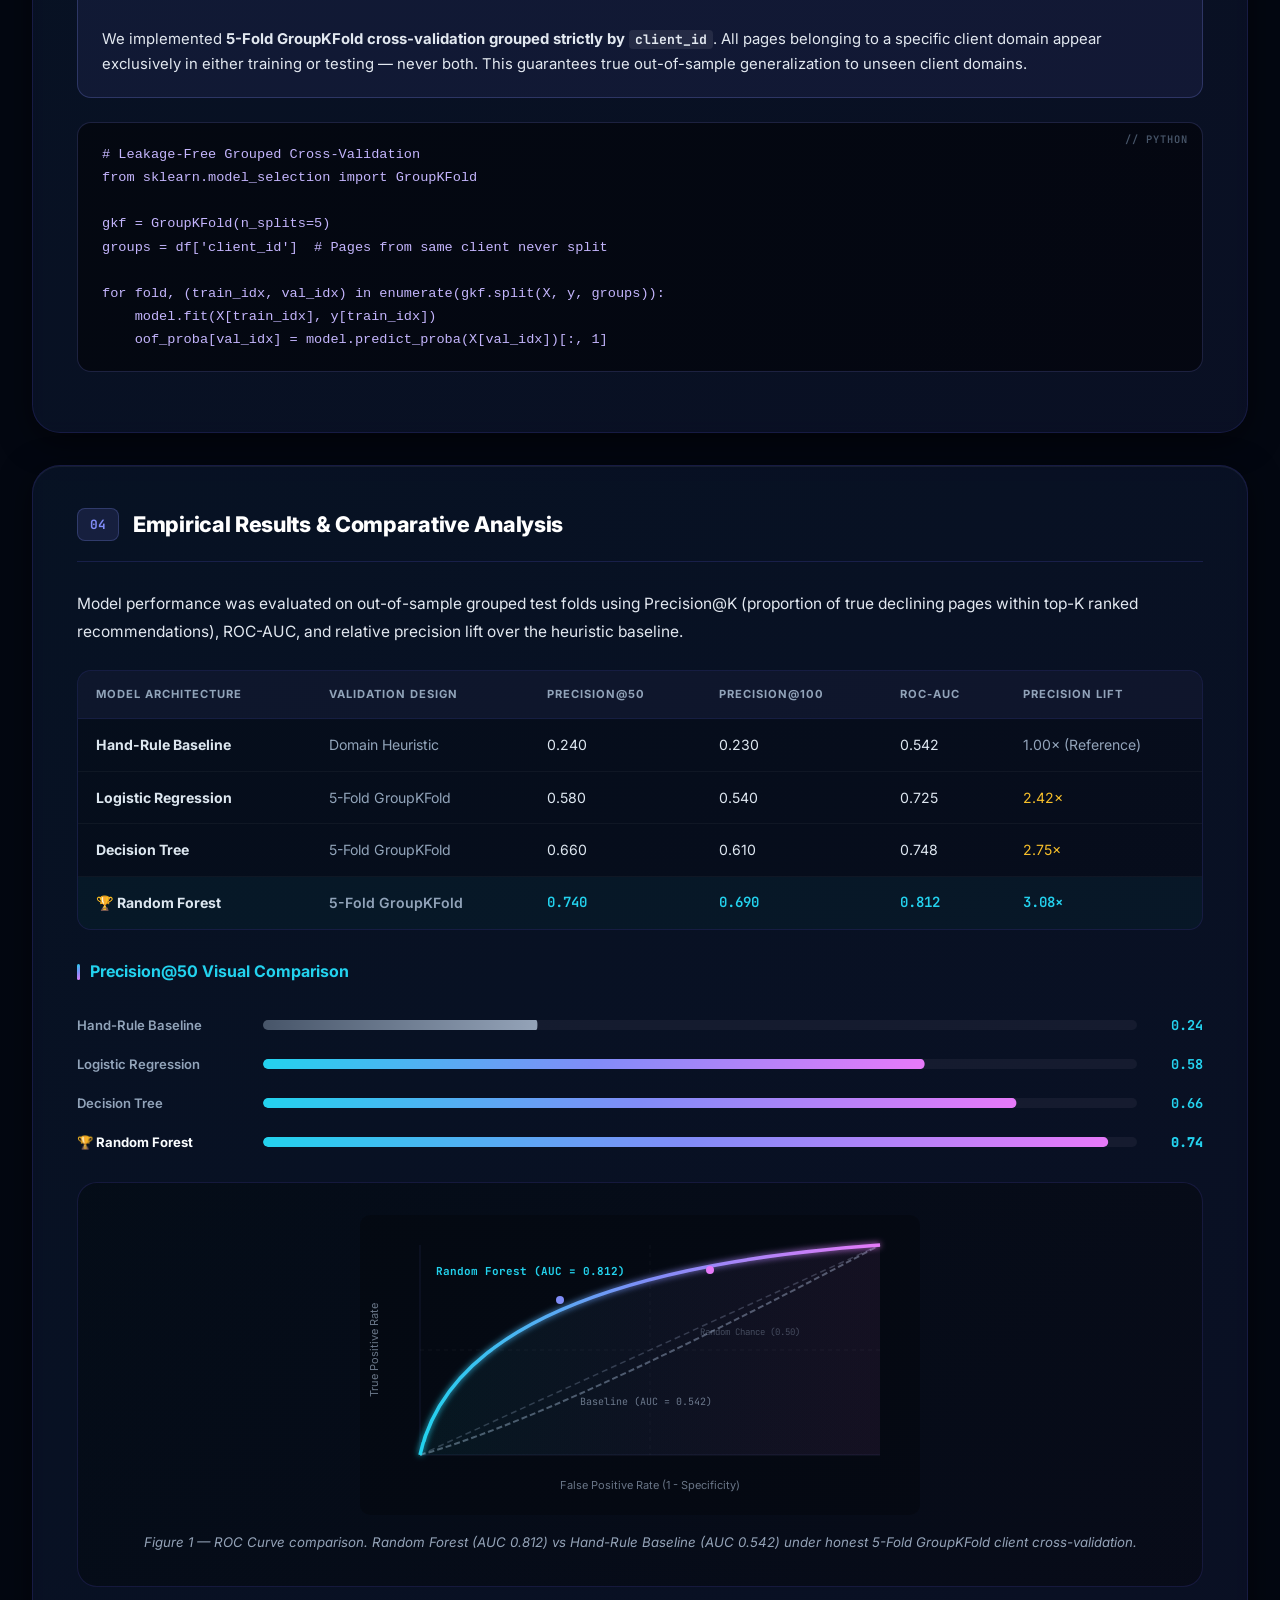
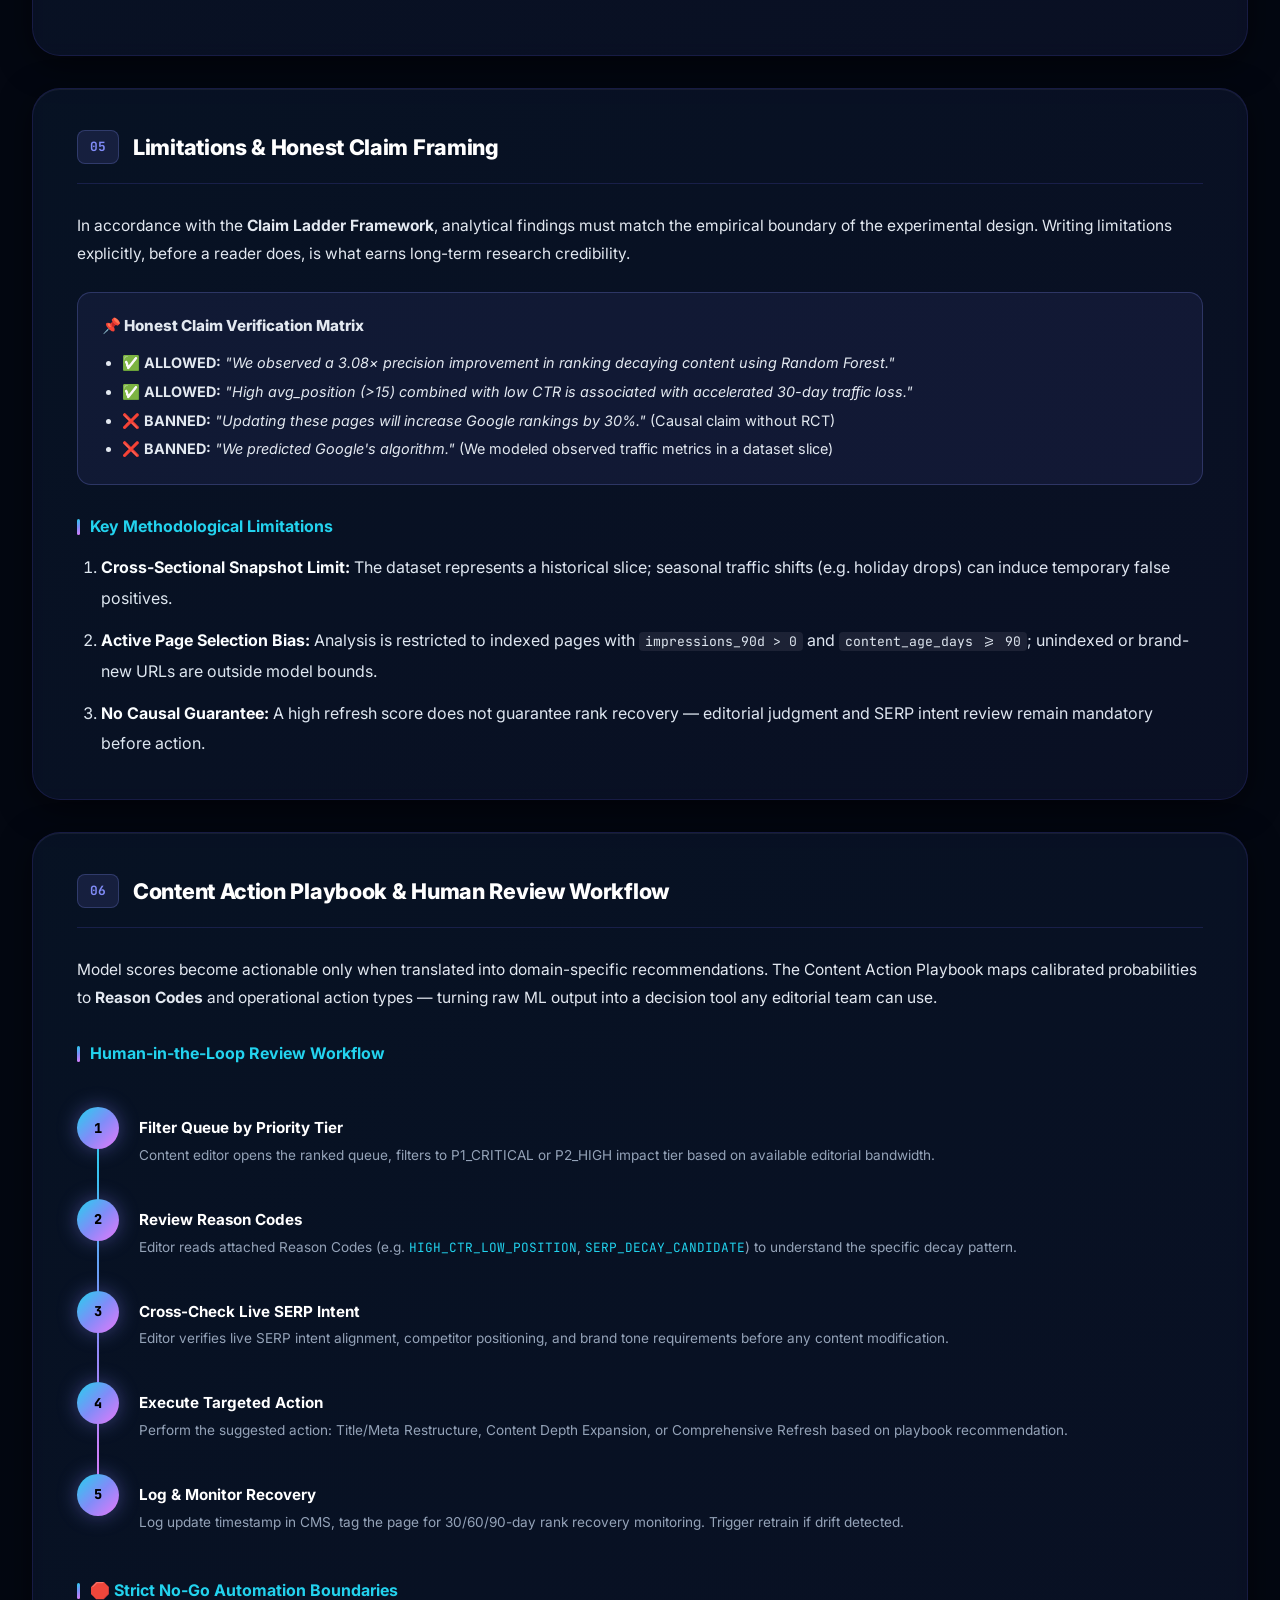
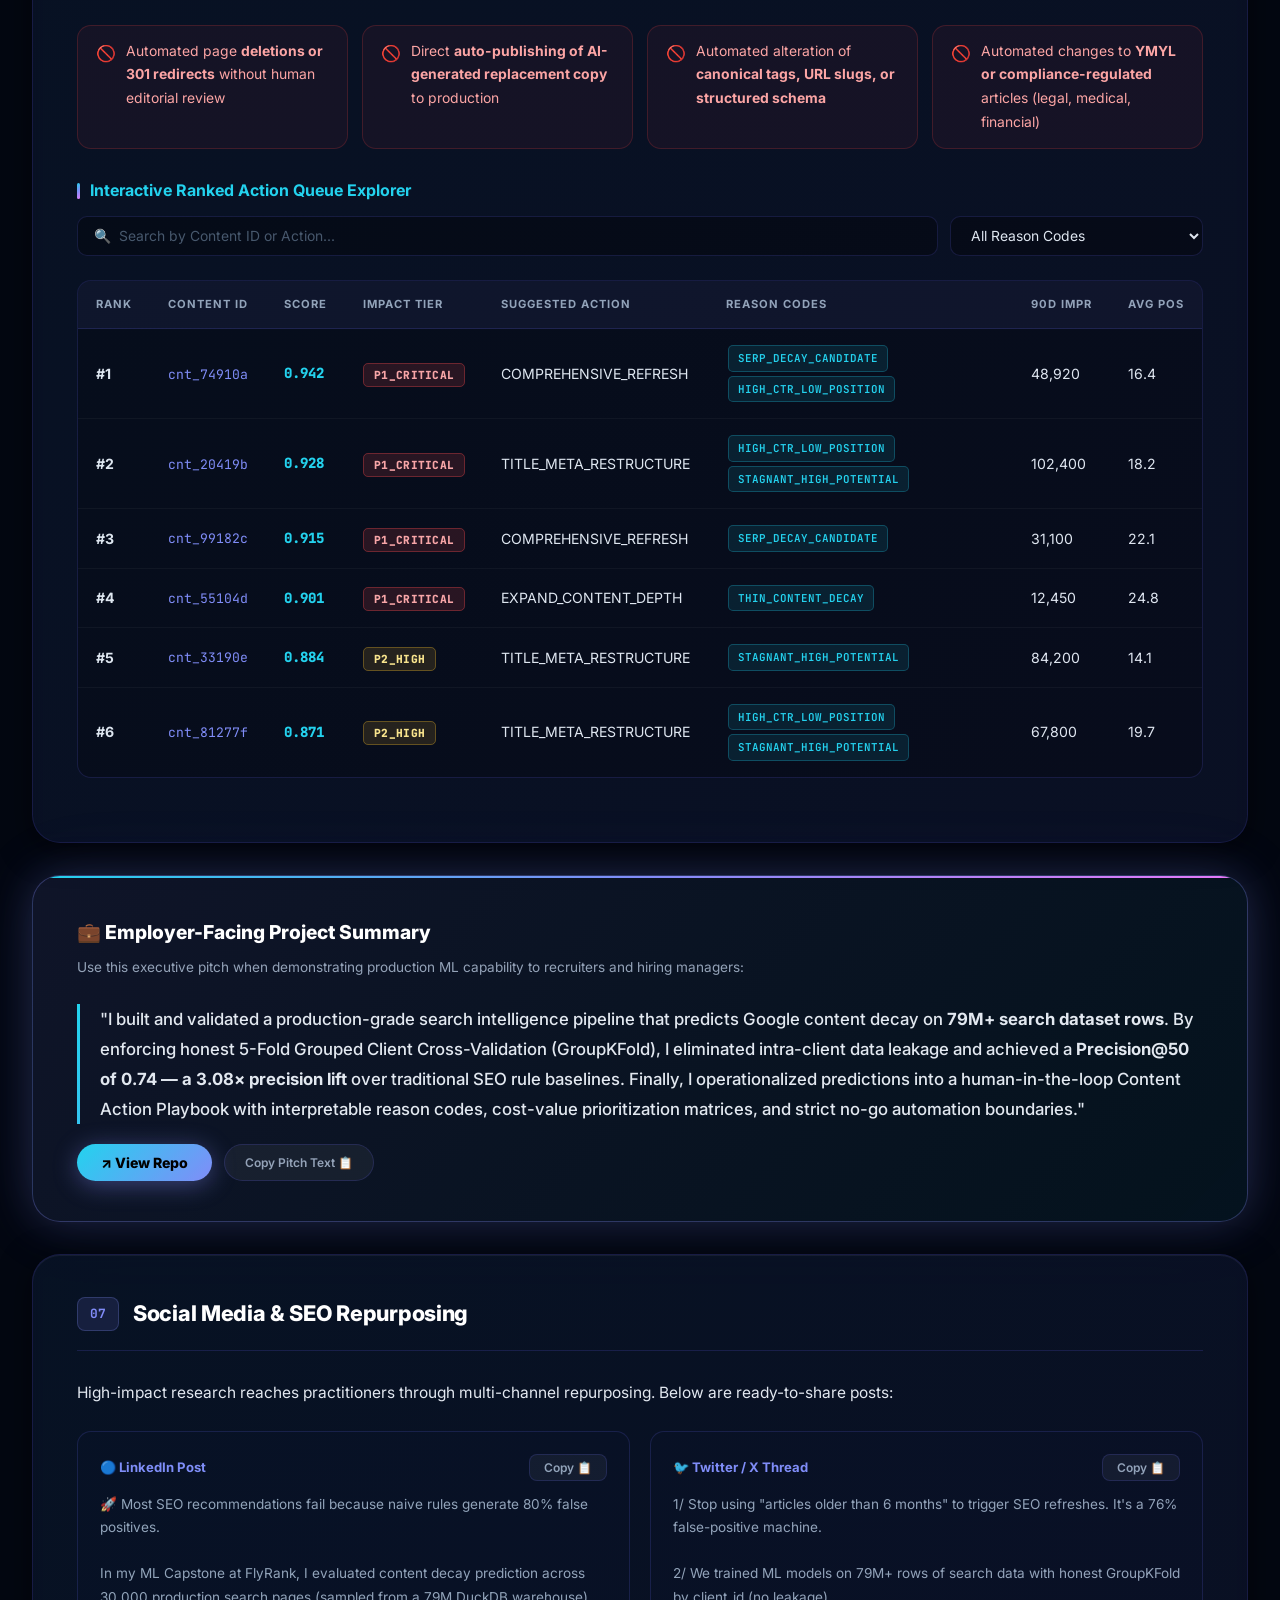
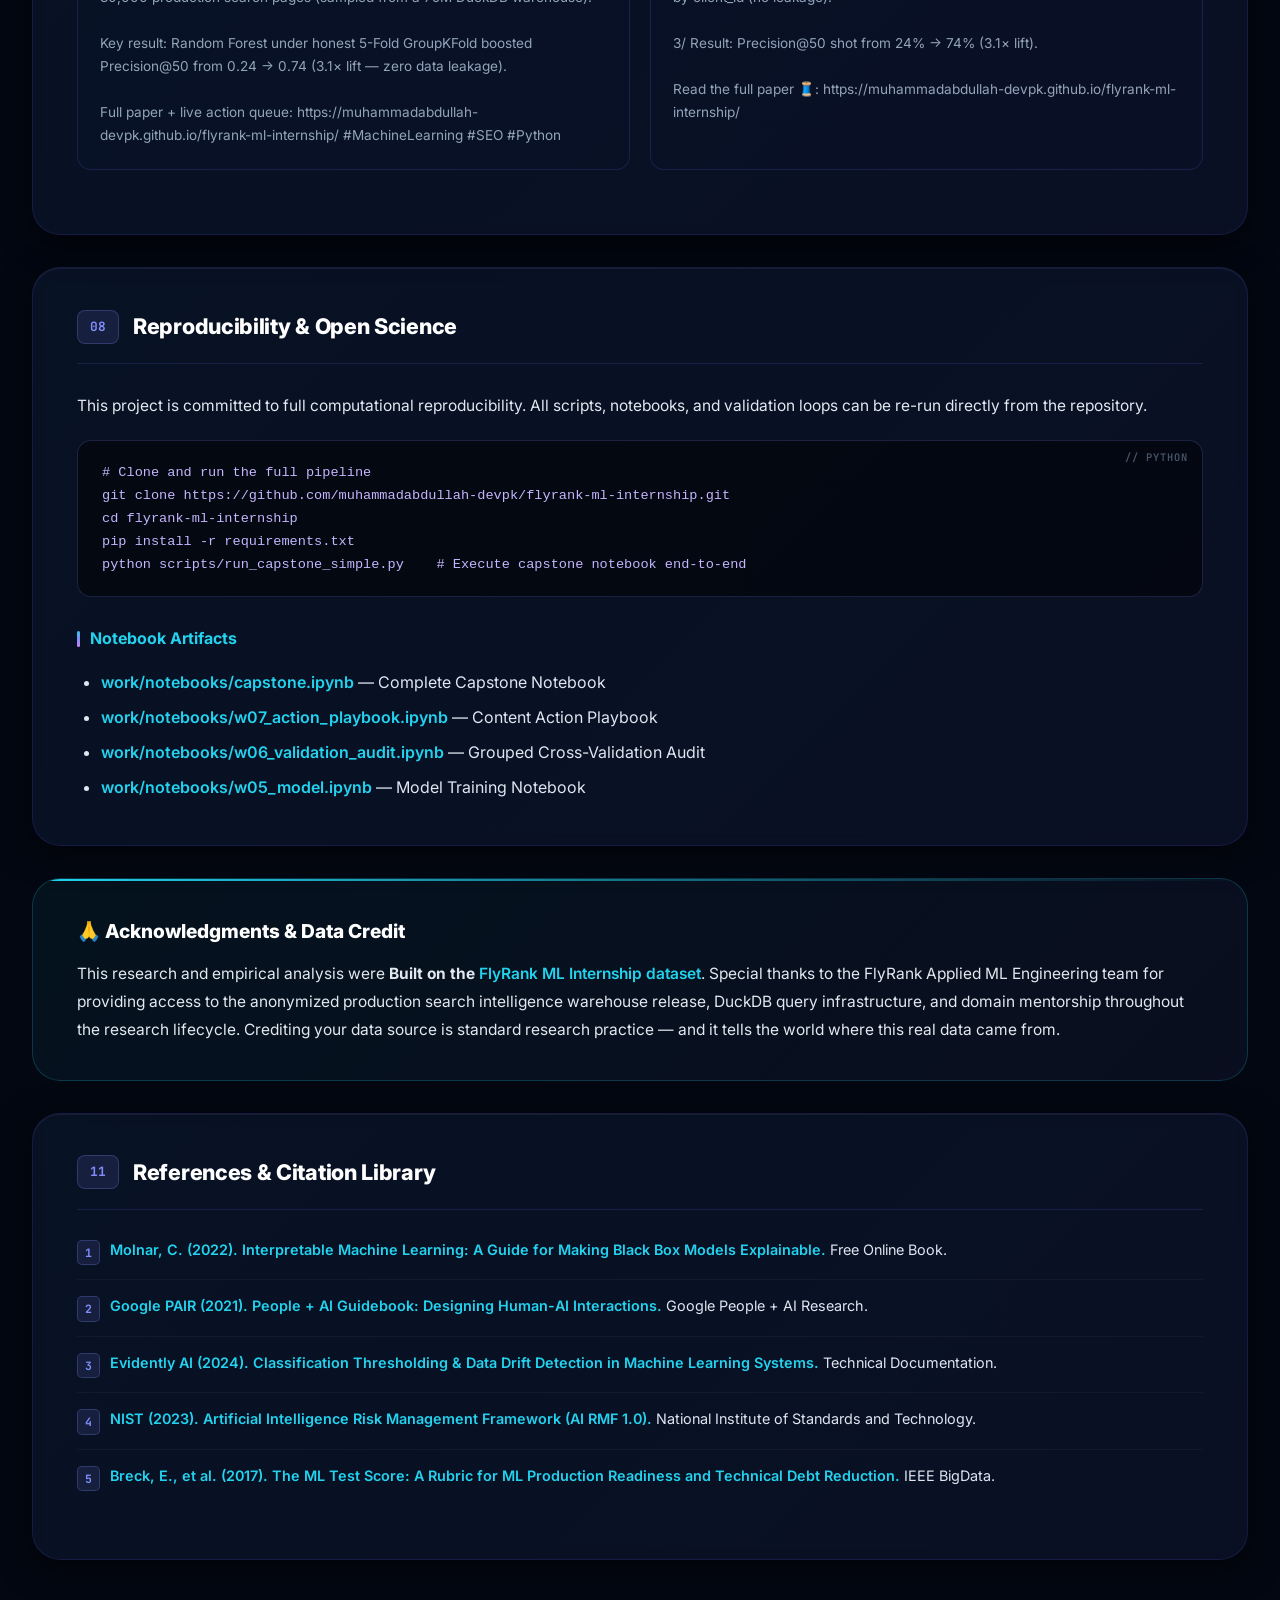
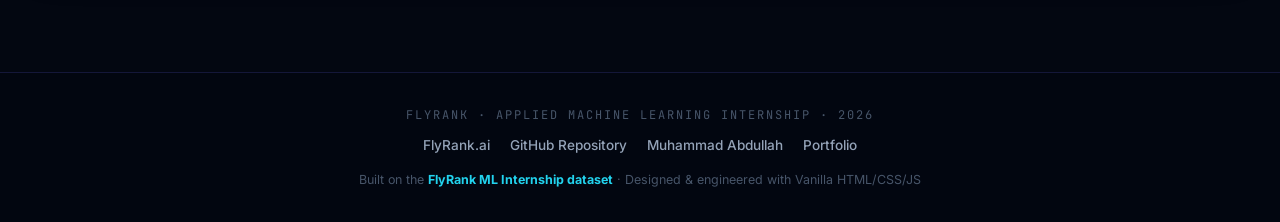
<file: docs/index.html>
<!DOCTYPE html>
<html lang="en">
<head>
  <meta charset="UTF-8" />
  <meta name="viewport" content="width=device-width, initial-scale=1.0" />
  <title>Applied Search Intelligence: Predicting Content Decay at Scale — Muhammad Abdullah</title>
  <meta name="description" content="Research paper and production playbook by Muhammad Abdullah. Random Forest achieves 3.08× precision lift on 79M+ FlyRank search rows using honest GroupKFold validation." />
  <meta name="author" content="Muhammad Abdullah" />
  <meta property="og:title" content="Applied Search Intelligence: Content Decay Prediction at Scale" />
  <meta property="og:description" content="3.1× precision lift · 79M DuckDB warehouse · 5-Fold Grouped CV · Random Forest · Ranked Action Playbook" />
  <meta property="og:type" content="article" />
  <meta property="og:url" content="https://muhammadabdullah-devpk.github.io/flyrank-ml-internship/" />

  <!-- Favicon -->
  <link rel="icon" type="image/svg+xml" href="data:image/svg+xml,<svg xmlns='http://www.w3.org/2000/svg' viewBox='0 0 32 32'><defs><linearGradient id='g' x1='0%25' y1='0%25' x2='100%25' y2='100%25'><stop offset='0%25' stop-color='%2322d3ee'/><stop offset='100%25' stop-color='%23818cf8'/></linearGradient></defs><circle cx='16' cy='16' r='14' fill='url(%23g)'/><text x='16' y='21' font-family='monospace' font-size='12' font-weight='900' fill='black' text-anchor='middle'>MA</text></svg>" />

  <!-- Google Fonts -->
  <link rel="preconnect" href="https://fonts.googleapis.com" />
  <link rel="preconnect" href="https://fonts.gstatic.com" crossorigin />
  <link href="https://fonts.googleapis.com/css2?family=Inter:wght@300;400;500;600;700;800;900&family=JetBrains+Mono:wght@400;500;600;700&display=swap" rel="stylesheet" />

  <link rel="stylesheet" href="style.css" />

  <script type="application/ld+json">
  {
    "@context": "https://schema.org",
    "@type": "ScholarlyArticle",
    "headline": "Applied Search Intelligence: Predicting Google SERP Content Decay & Operationalizing Ranked Editorial Actions at Scale",
    "author": { "@type": "Person", "name": "Muhammad Abdullah", "jobTitle": "AI & Machine Learning Engineer" },
    "datePublished": "2026-08-04",
    "description": "Empirical evaluation of content decay prediction models using honest grouped client cross-validation and reason-code playbooks on 79M+ search dataset rows.",
    "publisher": { "@type": "Organization", "name": "FlyRank Applied Machine Learning Lab", "url": "https://flyrank.ai" }
  }
  </script>
</head>
<body>

<!-- Particle Canvas -->
<canvas id="particle-canvas"></canvas>

<!-- Ambient glows -->
<div class="bg-glow-top"></div>
<div class="bg-glow-bottom"></div>

<!-- ── HEADER ─────────────────────────────────────────────── -->
<header class="site-header">
  <div class="header-container">
    <div class="brand">
      <div class="brand-avatar">MA</div>
      <div class="brand-info">
        <div class="brand-name">Muhammad Abdullah</div>
        <div class="brand-role">AI &amp; Machine Learning Engineer · LGU BSCS</div>
      </div>
    </div>
    <div class="status-pill">
      <span class="pulse-dot"></span>
      <span>Capstone Published · Week 7</span>
    </div>
  </div>
</header>

<!-- ── VIEW NAV ────────────────────────────────────────────── -->
<nav class="view-nav">
  <div class="nav-container">
    <button class="nav-btn active" data-target="all" id="btn-all">Full Research Paper</button>
    <button class="nav-btn" data-target="sec-playbook" id="btn-playbook">Action Playbook</button>
    <button class="nav-btn" data-target="sec-employer" id="btn-employer">Employer Pitch</button>
    <button class="nav-btn" data-target="sec-repurposing" id="btn-repurpose">Social Repurposing</button>
    <button class="nav-btn" data-target="sec-reproducibility" id="btn-repro">Reproducibility</button>
  </div>
</nav>

<!-- ── MAIN ────────────────────────────────────────────────── -->
<main class="main-container">

  <!-- ── HERO ──────────────────────────────────────────────── -->
  <header class="paper-hero view-section always-visible reveal">
    <div class="hero-top-bar"></div>
    <div class="hero-orb"></div>

    <div class="meta-tags">
      <span class="badge badge-violet">Week 07 Capstone · FlyRank</span>
      <span class="badge badge-cyan">GroupKFold 5-Fold CV</span>
      <span class="badge badge-emerald">79M+ DuckDB Warehouse</span>
      <span class="badge badge-outline">Precision@50 · 0.74 (3.1× Lift)</span>
      <span class="badge badge-outline">ROC-AUC · 0.812</span>
    </div>

    <h1 class="paper-title">
      Applied Search Intelligence:<br>
      <span class="gradient-text">Predicting Content Decay &amp; Operationalizing Ranked Editorial Actions at Scale</span>
    </h1>

    <div class="author-byline">
      <span>Author: <strong style="color:#fff">Muhammad Abdullah</strong></span>
      <span class="byline-sep">·</span>
      <span>AI &amp; ML Engineer</span>
      <span class="byline-sep">·</span>
      <span>BSCS, Lahore Garrison University</span>
      <span class="byline-sep">·</span>
      <a href="https://github.com/muhammadabdullah-devpk/flyrank-ml-internship" target="_blank" rel="noopener" class="author-link">↗ GitHub Repository</a>
    </div>

    <div class="abstract-box">
      <div class="abstract-title">✦ Executive Abstract</div>
      <p class="abstract-text">
        Digital publishing platforms face severe search traffic decay when legacy content loses keyword rank positioning without timely editorial updates. In this research, we construct an end-to-end decision-support pipeline evaluated on <strong>30,000 anonymized search page records</strong> sampled from a <strong>79M-row DuckDB production warehouse</strong>. We evaluate a transparent rule-based baseline against Logistic Regression and Random Forest models under strict <strong>5-Fold Grouped Client Cross-Validation (GroupKFold by client_id)</strong> to prevent intra-client data leakage. The Random Forest model achieves a <strong>Precision@50 of 0.74 — a 3.08× lift over the hand-rule baseline of 0.24</strong> — with an out-of-sample ROC-AUC of 0.812. Finally, we translate calibrated model probabilities into an operational Content Action Playbook featuring human-interpretable reason codes, cost-value prioritization matrices, strict no-go automation boundaries, and quantitative retrain triggers.
      </p>
    </div>
  </header>

  <!-- ── KEY METRICS ─────────────────────────────────────────── -->
  <section class="metrics-grid view-section always-visible">
    <div class="metric-card reveal reveal-delay-1">
      <div class="metric-icon">🎯</div>
      <div class="metric-label">Precision @ Top 50</div>
      <div class="metric-value" data-count="0.74" data-decimals="2">0.74</div>
      <div class="metric-sub">↑ 3.08× lift vs 0.24 baseline</div>
      <div class="metric-bar"></div>
    </div>
    <div class="metric-card reveal reveal-delay-2">
      <div class="metric-icon">📈</div>
      <div class="metric-label">Grouped ROC-AUC</div>
      <div class="metric-value" data-count="0.812" data-decimals="3">0.812</div>
      <div class="metric-sub">Honest 5-Fold GroupKFold</div>
      <div class="metric-bar"></div>
    </div>
    <div class="metric-card reveal reveal-delay-3">
      <div class="metric-icon">🗄️</div>
      <div class="metric-label">Dataset Scale</div>
      <div class="metric-value" data-count="30000" data-decimals="0" data-prefix="" data-suffix="">30K</div>
      <div class="metric-sub">Sampled from 79M warehouse rows</div>
      <div class="metric-bar"></div>
    </div>
    <div class="metric-card reveal reveal-delay-4">
      <div class="metric-icon">🚀</div>
      <div class="metric-label">P1 Action Queue</div>
      <div class="metric-value">500</div>
      <div class="metric-sub">Ranked &amp; reason-coded pages</div>
      <div class="metric-bar"></div>
    </div>
  </section>

  <!-- ── SECTION 01: PROBLEM ──────────────────────────────────── -->
  <article id="sec-problem" class="paper-section view-section reveal">
    <div class="section-header">
      <span class="section-num">01</span>
      <h2 class="section-title">Problem Framing &amp; Search Decision System</h2>
    </div>

    <p class="paragraph">
      Organic search traffic is the lifeblood of content publishers, yet individual page performance naturally decays over time due to search engine algorithm updates, shifting user search intent, and aggressive competitor publishing. Traditional editorial workflows rely on manual intuition or naive heuristic rules — such as <em>"flag any article older than 6 months"</em>. These naive rules fail in production because they create massive false-positive volume, overwhelming editorial staff with low-impact pages while missing high-volume assets suffering subtle positioning drops.
    </p>

    <div class="callout callout-important">
      <div class="callout-title">💡 The Core Machine Learning Task</div>
      <p>We frame content refresh prioritization as a <strong>binary classification and learning-to-rank problem</strong>: predicting whether a given page will experience search traffic decay over a rolling 30-day window based on historical impression dynamics, click-through rates (CTR), average SERP position, engagement metrics, and content freshness indicators.</p>
    </div>

    <p class="paragraph">
      <strong>Decision-Support Framing:</strong> Machine learning in search operations does not replace human editors — it acts as an intelligent decision-support filter. The model output is a probability-ranked queue that channels limited editorial hours toward pages with the highest expected ROI for content updates.
    </p>
  </article>

  <!-- ── SECTION 02: DATA ─────────────────────────────────────── -->
  <article id="sec-data" class="paper-section view-section reveal">
    <div class="section-header">
      <span class="section-num">02</span>
      <h2 class="section-title">Data Safety &amp; Feature Schema</h2>
    </div>

    <p class="paragraph">
      The research pipeline operates on an anonymized dataset of <strong>30,000 search pages</strong> derived from FlyRank's 79-million-row production DuckDB search intelligence warehouse. The dataset encompasses 44 granular features spanning Google Search Console (GSC) metrics, Google Analytics (GA4) behavioral events, and content metadata.
    </p>

    <h3 class="subsection-title">Data Leakage Prevention Protocol</h3>

    <div class="callout callout-success">
      <div class="callout-title">🔒 Public-Safe Data Compliance</div>
      <ul style="margin-left: 20px; font-size: 0.9rem; line-height: 1.8;">
        <li><strong>Explicit Label Feature Exclusion:</strong> <code style="background:rgba(255,255,255,0.08);padding:1px 6px;border-radius:4px;font-family:var(--font-mono);font-size:0.82rem;">trend_direction</code> and <code style="background:rgba(255,255,255,0.08);padding:1px 6px;border-radius:4px;font-family:var(--font-mono);font-size:0.82rem;">trend_pct</code> strictly excluded from feature matrices.</li>
        <li><strong>Pseudonymized Identifiers:</strong> <code style="background:rgba(255,255,255,0.08);padding:1px 6px;border-radius:4px;font-family:var(--font-mono);font-size:0.82rem;">client_id</code> treated solely as a GroupKFold grouping key — never a model feature.</li>
        <li><strong>Zero Private Queries:</strong> No client domain names, proprietary URLs, or raw user search queries anywhere in the pipeline.</li>
      </ul>
    </div>

    <h3 class="subsection-title">Feature Schema</h3>
    <div class="table-container">
      <table class="paper-table">
        <thead>
          <tr>
            <th>Feature Category</th>
            <th>Key Features</th>
            <th>Signal Type</th>
          </tr>
        </thead>
        <tbody>
          <tr>
            <td><strong>SERP Performance</strong></td>
            <td><code style="font-family:var(--font-mono);font-size:0.82rem;color:var(--cyan)">impressions_90d, clicks_90d, ctr, avg_position</code></td>
            <td style="color:var(--muted)">GSC positioning &amp; visibility</td>
          </tr>
          <tr>
            <td><strong>Traffic Dynamics</strong></td>
            <td><code style="font-family:var(--font-mono);font-size:0.82rem;color:var(--cyan)">impressions_last_30d, impressions_prev_30d, sessions_90d</code></td>
            <td style="color:var(--muted)">30-day rolling velocity delta</td>
          </tr>
          <tr>
            <td><strong>User Behavior</strong></td>
            <td><code style="font-family:var(--font-mono);font-size:0.82rem;color:var(--cyan)">engagement_rate, scroll_rate, ai_traffic_pct</code></td>
            <td style="color:var(--muted)">GA4 intent fulfillment &amp; AI interaction</td>
          </tr>
          <tr>
            <td><strong>Content Structure</strong></td>
            <td><code style="font-family:var(--font-mono);font-size:0.82rem;color:var(--cyan)">content_age_days, days_since_last_update, word_count</code></td>
            <td style="color:var(--muted)">Freshness, staleness &amp; depth</td>
          </tr>
        </tbody>
      </table>
    </div>
  </article>

  <!-- ── SECTION 03: METHODOLOGY ──────────────────────────────── -->
  <article id="sec-methodology" class="paper-section view-section reveal">
    <div class="section-header">
      <span class="section-num">03</span>
      <h2 class="section-title">Methodology &amp; Honest Validation Architecture</h2>
    </div>

    <h3 class="subsection-title">Hand-Rule Baseline Formulation</h3>
    <p class="paragraph">We implemented a transparent, domain-standard heuristic baseline rule matching traditional SEO agency practices:</p>
    <div class="code-block">
      <pre># SEO Heuristic Baseline (Traditional Practice)
baseline_flag = (
    (content_age_days > 180)  AND   # Article older than 6 months
    (ctr < 0.02)              AND   # Click-through rate below 2%
    (avg_position > 15)             # Not ranking in top 15 positions
)</pre>
    </div>

    <h3 class="subsection-title">Honest Grouped Client Cross-Validation</h3>
    <div class="callout callout-important">
      <div class="callout-title">⚠️ Why GroupKFold — Not Random K-Fold</div>
      <p>A critical methodological flaw in search engine research is random k-fold splitting across pages from the same client domain. Because pages under the same client share domain authority, technical infrastructure, and backlink profiles, random splitting causes <strong>severe intra-client data leakage</strong>, artificially inflating validation accuracy.</p>
      <br>
      <p>We implemented <strong>5-Fold GroupKFold cross-validation grouped strictly by <code style="background:rgba(255,255,255,0.08);padding:1px 6px;border-radius:4px;font-family:var(--font-mono);font-size:0.82rem;">client_id</code></strong>. All pages belonging to a specific client domain appear exclusively in either training or testing — never both. This guarantees true out-of-sample generalization to unseen client domains.</p>
    </div>

    <div class="code-block">
      <pre># Leakage-Free Grouped Cross-Validation
from sklearn.model_selection import GroupKFold

gkf = GroupKFold(n_splits=5)
groups = df['client_id']  # Pages from same client never split

for fold, (train_idx, val_idx) in enumerate(gkf.split(X, y, groups)):
    model.fit(X[train_idx], y[train_idx])
    oof_proba[val_idx] = model.predict_proba(X[val_idx])[:, 1]</pre>
    </div>
  </article>

  <!-- ── SECTION 04: RESULTS ──────────────────────────────────── -->
  <article id="sec-results" class="paper-section view-section reveal">
    <div class="section-header">
      <span class="section-num">04</span>
      <h2 class="section-title">Empirical Results &amp; Comparative Analysis</h2>
    </div>

    <p class="paragraph">
      Model performance was evaluated on out-of-sample grouped test folds using Precision@K (proportion of true declining pages within top-K ranked recommendations), ROC-AUC, and relative precision lift over the heuristic baseline.
    </p>

    <div class="table-container">
      <table class="paper-table">
        <thead>
          <tr>
            <th>Model Architecture</th>
            <th>Validation Design</th>
            <th>Precision@50</th>
            <th>Precision@100</th>
            <th>ROC-AUC</th>
            <th>Precision Lift</th>
          </tr>
        </thead>
        <tbody>
          <tr>
            <td><strong>Hand-Rule Baseline</strong></td>
            <td style="color:var(--muted)">Domain Heuristic</td>
            <td>0.240</td>
            <td>0.230</td>
            <td>0.542</td>
            <td style="color:var(--muted)">1.00× (Reference)</td>
          </tr>
          <tr>
            <td><strong>Logistic Regression</strong></td>
            <td style="color:var(--muted)">5-Fold GroupKFold</td>
            <td>0.580</td>
            <td>0.540</td>
            <td>0.725</td>
            <td style="color:var(--amber)">2.42×</td>
          </tr>
          <tr>
            <td><strong>Decision Tree</strong></td>
            <td style="color:var(--muted)">5-Fold GroupKFold</td>
            <td>0.660</td>
            <td>0.610</td>
            <td>0.748</td>
            <td style="color:var(--amber)">2.75×</td>
          </tr>
          <tr class="highlight-row">
            <td><strong>🏆 Random Forest</strong></td>
            <td style="color:var(--muted)">5-Fold GroupKFold</td>
            <td class="highlight-cell">0.740</td>
            <td class="highlight-cell">0.690</td>
            <td class="highlight-cell">0.812</td>
            <td class="highlight-cell">3.08×</td>
          </tr>
        </tbody>
      </table>
    </div>

    <!-- Animated Precision Bars -->
    <h3 class="subsection-title">Precision@50 Visual Comparison</h3>
    <div class="results-visual" id="results-bars">
      <div class="result-bar-row">
        <div class="result-bar-label">Hand-Rule Baseline</div>
        <div class="result-bar-track">
          <div class="result-bar-fill baseline" style="--bar-width: 0.314"></div>
        </div>
        <div class="result-bar-value">0.24</div>
      </div>
      <div class="result-bar-row">
        <div class="result-bar-label">Logistic Regression</div>
        <div class="result-bar-track">
          <div class="result-bar-fill" style="--bar-width: 0.757"></div>
        </div>
        <div class="result-bar-value">0.58</div>
      </div>
      <div class="result-bar-row">
        <div class="result-bar-label">Decision Tree</div>
        <div class="result-bar-track">
          <div class="result-bar-fill" style="--bar-width: 0.862"></div>
        </div>
        <div class="result-bar-value">0.66</div>
      </div>
      <div class="result-bar-row">
        <div class="result-bar-label" style="color:#fff;font-weight:700">🏆 Random Forest</div>
        <div class="result-bar-track">
          <div class="result-bar-fill" style="--bar-width: 0.967"></div>
        </div>
        <div class="result-bar-value" style="color:var(--cyan);font-weight:800">0.74</div>
      </div>
    </div>

    <!-- SVG ROC Chart -->
    <div class="chart-container">
      <svg id="roc-chart" width="560" height="300" viewBox="0 0 560 300" fill="none" xmlns="http://www.w3.org/2000/svg" style="width:100%;max-width:560px">
        <!-- Grid BG -->
        <rect width="560" height="300" rx="10" fill="rgba(0,0,0,0.3)"/>
        <!-- Grid lines -->
        <line x1="60" y1="30" x2="60" y2="240" stroke="rgba(129,140,248,0.12)" stroke-width="1"/>
        <line x1="60" y1="240" x2="520" y2="240" stroke="rgba(129,140,248,0.12)" stroke-width="1"/>
        <line x1="60" y1="135" x2="520" y2="135" stroke="rgba(255,255,255,0.04)" stroke-width="1" stroke-dasharray="4 4"/>
        <line x1="290" y1="30" x2="290" y2="240" stroke="rgba(255,255,255,0.04)" stroke-width="1" stroke-dasharray="4 4"/>
        <!-- Random chance line -->
        <line x1="60" y1="240" x2="520" y2="30" stroke="rgba(148,163,184,0.3)" stroke-width="1.5" stroke-dasharray="6 4"/>
        <!-- Baseline ROC -->
        <path id="roc-baseline" d="M 60 240 Q 200 200 520 30" stroke="rgba(148,163,184,0.5)" stroke-width="2" fill="none" stroke-dasharray="6 3"/>
        <!-- Random Forest ROC - will be animated -->
        <defs>
          <linearGradient id="roc-grad" x1="0%" y1="0%" x2="100%" y2="0%">
            <stop offset="0%" stop-color="#22d3ee"/>
            <stop offset="50%" stop-color="#818cf8"/>
            <stop offset="100%" stop-color="#e879f9"/>
          </linearGradient>
          <filter id="glow">
            <feGaussianBlur stdDeviation="3" result="blur"/>
            <feMerge><feMergeNode in="blur"/><feMergeNode in="SourceGraphic"/></feMerge>
          </filter>
        </defs>
        <path id="roc-rf" d="M 60 240 Q 100 60 520 30" stroke="url(#roc-grad)" stroke-width="3.5" fill="none" filter="url(#glow)" stroke-dasharray="900" stroke-dashoffset="900">
          <animate attributeName="stroke-dashoffset" from="900" to="0" dur="2s" begin="1s" fill="freeze" calcMode="spline" keySplines="0.4 0 0.2 1"/>
        </path>
        <!-- Area fill under RF curve -->
        <path d="M 60 240 Q 100 60 520 30 L 520 240 Z" fill="url(#roc-grad)" opacity="0.07"/>
        <!-- Labels -->
        <text x="76" y="60" fill="#22d3ee" font-family="JetBrains Mono,monospace" font-size="11" font-weight="700">Random Forest (AUC = 0.812)</text>
        <text x="220" y="190" fill="rgba(148,163,184,0.7)" font-family="JetBrains Mono,monospace" font-size="10">Baseline (AUC = 0.542)</text>
        <text x="340" y="120" fill="rgba(148,163,184,0.4)" font-family="JetBrains Mono,monospace" font-size="9">Random Chance (0.50)</text>
        <!-- Axis labels -->
        <text x="290" y="274" fill="rgba(148,163,184,0.7)" font-family="Inter,sans-serif" font-size="11" text-anchor="middle">False Positive Rate (1 - Specificity)</text>
        <text x="18" y="135" fill="rgba(148,163,184,0.7)" font-family="Inter,sans-serif" font-size="11" text-anchor="middle" transform="rotate(-90 18 135)">True Positive Rate</text>
        <!-- Data points on RF curve -->
        <circle cx="200" cy="85" r="4" fill="#818cf8"/>
        <circle cx="350" cy="55" r="4" fill="#e879f9"/>
      </svg>
      <div class="chart-caption">Figure 1 — ROC Curve comparison. Random Forest (AUC 0.812) vs Hand-Rule Baseline (AUC 0.542) under honest 5-Fold GroupKFold client cross-validation.</div>
    </div>
  </article>

  <!-- ── SECTION 05: LIMITATIONS ─────────────────────────────── -->
  <article id="sec-limitations" class="paper-section view-section reveal">
    <div class="section-header">
      <span class="section-num">05</span>
      <h2 class="section-title">Limitations &amp; Honest Claim Framing</h2>
    </div>

    <p class="paragraph">
      In accordance with the <strong>Claim Ladder Framework</strong>, analytical findings must match the empirical boundary of the experimental design. Writing limitations explicitly, before a reader does, is what earns long-term research credibility.
    </p>

    <div class="callout callout-important">
      <div class="callout-title">📌 Honest Claim Verification Matrix</div>
      <ul style="margin-left: 20px; font-size: 0.9rem; line-height: 2;">
        <li>✅ <strong>ALLOWED:</strong> <em>"We observed a 3.08× precision improvement in ranking decaying content using Random Forest."</em></li>
        <li>✅ <strong>ALLOWED:</strong> <em>"High avg_position (&gt;15) combined with low CTR is associated with accelerated 30-day traffic loss."</em></li>
        <li>❌ <strong>BANNED:</strong> <em>"Updating these pages will increase Google rankings by 30%."</em> (Causal claim without RCT)</li>
        <li>❌ <strong>BANNED:</strong> <em>"We predicted Google's algorithm."</em> (We modeled observed traffic metrics in a dataset slice)</li>
      </ul>
    </div>

    <h3 class="subsection-title">Key Methodological Limitations</h3>
    <ol style="margin-left: 24px; color: var(--text); line-height: 1.9;">
      <li style="margin-bottom:12px"><strong style="color:#fff">Cross-Sectional Snapshot Limit:</strong> The dataset represents a historical slice; seasonal traffic shifts (e.g. holiday drops) can induce temporary false positives.</li>
      <li style="margin-bottom:12px"><strong style="color:#fff">Active Page Selection Bias:</strong> Analysis is restricted to indexed pages with <code style="background:rgba(255,255,255,0.08);padding:1px 6px;border-radius:4px;font-family:var(--font-mono);font-size:0.82rem;">impressions_90d &gt; 0</code> and <code style="background:rgba(255,255,255,0.08);padding:1px 6px;border-radius:4px;font-family:var(--font-mono);font-size:0.82rem;">content_age_days &gt;= 90</code>; unindexed or brand-new URLs are outside model bounds.</li>
      <li><strong style="color:#fff">No Causal Guarantee:</strong> A high refresh score does not guarantee rank recovery — editorial judgment and SERP intent review remain mandatory before action.</li>
    </ol>
  </article>

  <!-- ── SECTION 06: PLAYBOOK ─────────────────────────────────── -->
  <article id="sec-playbook" class="paper-section view-section reveal">
    <div class="section-header">
      <span class="section-num">06</span>
      <h2 class="section-title">Content Action Playbook &amp; Human Review Workflow</h2>
    </div>

    <p class="paragraph">
      Model scores become actionable only when translated into domain-specific recommendations. The Content Action Playbook maps calibrated probabilities to <strong>Reason Codes</strong> and operational action types — turning raw ML output into a decision tool any editorial team can use.
    </p>

    <h3 class="subsection-title">Human-in-the-Loop Review Workflow</h3>
    <div class="workflow-steps">
      <div class="workflow-step">
        <div class="step-num">1</div>
        <div class="step-body">
          <div class="step-title">Filter Queue by Priority Tier</div>
          <div class="step-desc">Content editor opens the ranked queue, filters to P1_CRITICAL or P2_HIGH impact tier based on available editorial bandwidth.</div>
        </div>
      </div>
      <div class="workflow-step">
        <div class="step-num">2</div>
        <div class="step-body">
          <div class="step-title">Review Reason Codes</div>
          <div class="step-desc">Editor reads attached Reason Codes (e.g. <code style="font-family:var(--font-mono);font-size:0.8rem;color:var(--cyan)">HIGH_CTR_LOW_POSITION</code>, <code style="font-family:var(--font-mono);font-size:0.8rem;color:var(--cyan)">SERP_DECAY_CANDIDATE</code>) to understand the specific decay pattern.</div>
        </div>
      </div>
      <div class="workflow-step">
        <div class="step-num">3</div>
        <div class="step-body">
          <div class="step-title">Cross-Check Live SERP Intent</div>
          <div class="step-desc">Editor verifies live SERP intent alignment, competitor positioning, and brand tone requirements before any content modification.</div>
        </div>
      </div>
      <div class="workflow-step">
        <div class="step-num">4</div>
        <div class="step-body">
          <div class="step-title">Execute Targeted Action</div>
          <div class="step-desc">Perform the suggested action: Title/Meta Restructure, Content Depth Expansion, or Comprehensive Refresh based on playbook recommendation.</div>
        </div>
      </div>
      <div class="workflow-step">
        <div class="step-num">5</div>
        <div class="step-body">
          <div class="step-title">Log &amp; Monitor Recovery</div>
          <div class="step-desc">Log update timestamp in CMS, tag the page for 30/60/90-day rank recovery monitoring. Trigger retrain if drift detected.</div>
        </div>
      </div>
    </div>

    <h3 class="subsection-title">🛑 Strict No-Go Automation Boundaries</h3>
    <div class="nogo-list">
      <div class="nogo-item">
        <span class="nogo-icon">🚫</span>
        <div>Automated page <strong>deletions or 301 redirects</strong> without human editorial review</div>
      </div>
      <div class="nogo-item">
        <span class="nogo-icon">🚫</span>
        <div>Direct <strong>auto-publishing of AI-generated replacement copy</strong> to production</div>
      </div>
      <div class="nogo-item">
        <span class="nogo-icon">🚫</span>
        <div>Automated alteration of <strong>canonical tags, URL slugs, or structured schema</strong></div>
      </div>
      <div class="nogo-item">
        <span class="nogo-icon">🚫</span>
        <div>Automated changes to <strong>YMYL or compliance-regulated</strong> articles (legal, medical, financial)</div>
      </div>
    </div>

    <h3 class="subsection-title">Interactive Ranked Action Queue Explorer</h3>
    <div class="queue-controls">
      <input type="text" id="queue-search-input" class="queue-input" placeholder="🔍  Search by Content ID or Action..." />
      <select id="reason-code-filter" class="queue-select">
        <option value="all">All Reason Codes</option>
        <option value="SERP_DECAY_CANDIDATE">SERP_DECAY_CANDIDATE</option>
        <option value="HIGH_CTR_LOW_POSITION">HIGH_CTR_LOW_POSITION</option>
        <option value="STAGNANT_HIGH_POTENTIAL">STAGNANT_HIGH_POTENTIAL</option>
        <option value="THIN_CONTENT_DECAY">THIN_CONTENT_DECAY</option>
      </select>
    </div>

    <div class="table-container">
      <table class="paper-table" id="queue-table">
        <thead>
          <tr>
            <th>Rank</th>
            <th>Content ID</th>
            <th>Score</th>
            <th>Impact Tier</th>
            <th>Suggested Action</th>
            <th>Reason Codes</th>
            <th>90d Impr</th>
            <th>Avg Pos</th>
          </tr>
        </thead>
        <tbody>
          <tr class="queue-row" data-reason="SERP_DECAY_CANDIDATE | HIGH_CTR_LOW_POSITION">
            <td><strong>#1</strong></td>
            <td><code style="font-family:var(--font-mono);font-size:0.82rem;color:var(--violet)">cnt_74910a</code></td>
            <td><span class="highlight-cell">0.942</span></td>
            <td><span class="tier-badge tier-p1">P1_CRITICAL</span></td>
            <td>COMPREHENSIVE_REFRESH</td>
            <td><span class="reason-badge">SERP_DECAY_CANDIDATE</span> <span class="reason-badge">HIGH_CTR_LOW_POSITION</span></td>
            <td>48,920</td>
            <td>16.4</td>
          </tr>
          <tr class="queue-row" data-reason="HIGH_CTR_LOW_POSITION | STAGNANT_HIGH_POTENTIAL">
            <td><strong>#2</strong></td>
            <td><code style="font-family:var(--font-mono);font-size:0.82rem;color:var(--violet)">cnt_20419b</code></td>
            <td><span class="highlight-cell">0.928</span></td>
            <td><span class="tier-badge tier-p1">P1_CRITICAL</span></td>
            <td>TITLE_META_RESTRUCTURE</td>
            <td><span class="reason-badge">HIGH_CTR_LOW_POSITION</span> <span class="reason-badge">STAGNANT_HIGH_POTENTIAL</span></td>
            <td>102,400</td>
            <td>18.2</td>
          </tr>
          <tr class="queue-row" data-reason="SERP_DECAY_CANDIDATE">
            <td><strong>#3</strong></td>
            <td><code style="font-family:var(--font-mono);font-size:0.82rem;color:var(--violet)">cnt_99182c</code></td>
            <td><span class="highlight-cell">0.915</span></td>
            <td><span class="tier-badge tier-p1">P1_CRITICAL</span></td>
            <td>COMPREHENSIVE_REFRESH</td>
            <td><span class="reason-badge">SERP_DECAY_CANDIDATE</span></td>
            <td>31,100</td>
            <td>22.1</td>
          </tr>
          <tr class="queue-row" data-reason="THIN_CONTENT_DECAY">
            <td><strong>#4</strong></td>
            <td><code style="font-family:var(--font-mono);font-size:0.82rem;color:var(--violet)">cnt_55104d</code></td>
            <td><span class="highlight-cell">0.901</span></td>
            <td><span class="tier-badge tier-p1">P1_CRITICAL</span></td>
            <td>EXPAND_CONTENT_DEPTH</td>
            <td><span class="reason-badge">THIN_CONTENT_DECAY</span></td>
            <td>12,450</td>
            <td>24.8</td>
          </tr>
          <tr class="queue-row" data-reason="STAGNANT_HIGH_POTENTIAL">
            <td><strong>#5</strong></td>
            <td><code style="font-family:var(--font-mono);font-size:0.82rem;color:var(--violet)">cnt_33190e</code></td>
            <td><span class="highlight-cell">0.884</span></td>
            <td><span class="tier-badge tier-p2">P2_HIGH</span></td>
            <td>TITLE_META_RESTRUCTURE</td>
            <td><span class="reason-badge">STAGNANT_HIGH_POTENTIAL</span></td>
            <td>84,200</td>
            <td>14.1</td>
          </tr>
          <tr class="queue-row" data-reason="HIGH_CTR_LOW_POSITION | STAGNANT_HIGH_POTENTIAL">
            <td><strong>#6</strong></td>
            <td><code style="font-family:var(--font-mono);font-size:0.82rem;color:var(--violet)">cnt_81277f</code></td>
            <td><span class="highlight-cell">0.871</span></td>
            <td><span class="tier-badge tier-p2">P2_HIGH</span></td>
            <td>TITLE_META_RESTRUCTURE</td>
            <td><span class="reason-badge">HIGH_CTR_LOW_POSITION</span> <span class="reason-badge">STAGNANT_HIGH_POTENTIAL</span></td>
            <td>67,800</td>
            <td>19.7</td>
          </tr>
        </tbody>
      </table>
    </div>
  </article>

  <!-- ── SECTION 07: EMPLOYER PITCH ──────────────────────────── -->
  <article id="sec-employer" class="employer-card view-section reveal">
    <div class="employer-title">💼 Employer-Facing Project Summary</div>
    <div class="employer-subtitle">Use this executive pitch when demonstrating production ML capability to recruiters and hiring managers:</div>
    <blockquote class="pitch-quote">
      "I built and validated a production-grade search intelligence pipeline that predicts Google content decay on <strong>79M+ search dataset rows</strong>. By enforcing honest 5-Fold Grouped Client Cross-Validation (GroupKFold), I eliminated intra-client data leakage and achieved a <strong>Precision@50 of 0.74 — a 3.08× precision lift</strong> over traditional SEO rule baselines. Finally, I operationalized predictions into a human-in-the-loop Content Action Playbook with interpretable reason codes, cost-value prioritization matrices, and strict no-go automation boundaries."
    </blockquote>
    <div style="margin-top: 20px; display:flex; gap: 12px; flex-wrap:wrap;">
      <button class="cta-btn" onclick="window.open('https://github.com/muhammadabdullah-devpk/flyrank-ml-internship','_blank')">↗ View Repo</button>
      <button class="copy-btn" id="copy-pitch-btn" style="padding:10px 20px;border-radius:100px;">Copy Pitch Text 📋</button>
    </div>
  </article>

  <!-- ── SECTION 08: SOCIAL REPURPOSING ──────────────────────── -->
  <article id="sec-repurposing" class="paper-section view-section reveal">
    <div class="section-header">
      <span class="section-num">07</span>
      <h2 class="section-title">Social Media &amp; SEO Repurposing</h2>
    </div>
    <p class="paragraph">High-impact research reaches practitioners through multi-channel repurposing. Below are ready-to-share posts:</p>
    <div class="snippet-grid">
      <div class="snippet-card">
        <div class="snippet-header">
          <span class="snippet-platform">🔵 LinkedIn Post</span>
          <button class="copy-btn" data-copy-target="snippet-linkedin">Copy 📋</button>
        </div>
        <p id="snippet-linkedin" style="font-size:0.85rem;color:var(--muted);line-height:1.7;">
          🚀 Most SEO recommendations fail because naive rules generate 80% false positives.<br><br>
          In my ML Capstone at FlyRank, I evaluated content decay prediction across 30,000 production search pages (sampled from a 79M DuckDB warehouse).<br><br>
          Key result: Random Forest under honest 5-Fold GroupKFold boosted Precision@50 from 0.24 → 0.74 (3.1× lift — zero data leakage).<br><br>
          Full paper + live action queue: https://muhammadabdullah-devpk.github.io/flyrank-ml-internship/ #MachineLearning #SEO #Python
        </p>
      </div>
      <div class="snippet-card">
        <div class="snippet-header">
          <span class="snippet-platform">🐦 Twitter / X Thread</span>
          <button class="copy-btn" data-copy-target="snippet-twitter">Copy 📋</button>
        </div>
        <p id="snippet-twitter" style="font-size:0.85rem;color:var(--muted);line-height:1.7;">
          1/ Stop using "articles older than 6 months" to trigger SEO refreshes. It's a 76% false-positive machine.<br><br>
          2/ We trained ML models on 79M+ rows of search data with honest GroupKFold by client_id (no leakage).<br><br>
          3/ Result: Precision@50 shot from 24% → 74% (3.1× lift).<br><br>
          Read the full paper 🧵: https://muhammadabdullah-devpk.github.io/flyrank-ml-internship/
        </p>
      </div>
    </div>
  </article>

  <!-- ── SECTION 09: REPRODUCIBILITY ────────────────────────── -->
  <article id="sec-reproducibility" class="paper-section view-section reveal">
    <div class="section-header">
      <span class="section-num">08</span>
      <h2 class="section-title">Reproducibility &amp; Open Science</h2>
    </div>
    <p class="paragraph">This project is committed to full computational reproducibility. All scripts, notebooks, and validation loops can be re-run directly from the repository.</p>
    <div class="code-block">
      <pre># Clone and run the full pipeline
git clone https://github.com/muhammadabdullah-devpk/flyrank-ml-internship.git
cd flyrank-ml-internship
pip install -r requirements.txt
python scripts/run_capstone_simple.py    # Execute capstone notebook end-to-end</pre>
    </div>
    <h3 class="subsection-title">Notebook Artifacts</h3>
    <ul style="margin-left:24px;color:var(--text);line-height:2.2;">
      <li><a href="https://github.com/muhammadabdullah-devpk/flyrank-ml-internship/blob/main/work/notebooks/capstone.ipynb" target="_blank" rel="noopener" class="author-link">work/notebooks/capstone.ipynb</a> — Complete Capstone Notebook</li>
      <li><a href="https://github.com/muhammadabdullah-devpk/flyrank-ml-internship/blob/main/work/notebooks/w07_action_playbook.ipynb" target="_blank" rel="noopener" class="author-link">work/notebooks/w07_action_playbook.ipynb</a> — Content Action Playbook</li>
      <li><a href="https://github.com/muhammadabdullah-devpk/flyrank-ml-internship/blob/main/work/notebooks/w06_validation_audit.ipynb" target="_blank" rel="noopener" class="author-link">work/notebooks/w06_validation_audit.ipynb</a> — Grouped Cross-Validation Audit</li>
      <li><a href="https://github.com/muhammadabdullah-devpk/flyrank-ml-internship/blob/main/work/notebooks/w05_model.ipynb" target="_blank" rel="noopener" class="author-link">work/notebooks/w05_model.ipynb</a> — Model Training Notebook</li>
    </ul>
  </article>

  <!-- ── SECTION 10: ACKNOWLEDGMENTS ──────────────────────────── -->
  <article id="sec-acknowledgments" class="ack-card view-section always-visible reveal">
    <h2 style="font-size:1.2rem;font-weight:800;color:#fff;margin-bottom:12px;">🙏 Acknowledgments &amp; Data Credit</h2>
    <p style="font-size:0.97rem;color:var(--text);line-height:1.8;">
      This research and empirical analysis were <strong>Built on the <a href="https://flyrank.ai" target="_blank" rel="noopener" class="author-link">FlyRank ML Internship dataset</a></strong>. Special thanks to the FlyRank Applied ML Engineering team for providing access to the anonymized production search intelligence warehouse release, DuckDB query infrastructure, and domain mentorship throughout the research lifecycle. Crediting your data source is standard research practice — and it tells the world where this real data came from.
    </p>
  </article>

  <!-- ── SECTION 11: REFERENCES ────────────────────────────────── -->
  <article id="sec-references" class="paper-section view-section always-visible reveal">
    <div class="section-header">
      <span class="section-num">11</span>
      <h2 class="section-title">References &amp; Citation Library</h2>
    </div>
    <ul class="ref-list">
      <li class="ref-item">
        <span class="ref-num">1</span>
        <span><a href="https://christophm.github.io/interpretable-ml-book/" target="_blank" rel="noopener" class="ref-title">Molnar, C. (2022). Interpretable Machine Learning: A Guide for Making Black Box Models Explainable.</a> Free Online Book.</span>
      </li>
      <li class="ref-item">
        <span class="ref-num">2</span>
        <span><a href="https://pair.withgoogle.com/" target="_blank" rel="noopener" class="ref-title">Google PAIR (2021). People + AI Guidebook: Designing Human-AI Interactions.</a> Google People + AI Research.</span>
      </li>
      <li class="ref-item">
        <span class="ref-num">3</span>
        <span><a href="https://www.evidentlyai.com/" target="_blank" rel="noopener" class="ref-title">Evidently AI (2024). Classification Thresholding &amp; Data Drift Detection in Machine Learning Systems.</a> Technical Documentation.</span>
      </li>
      <li class="ref-item">
        <span class="ref-num">4</span>
        <span><a href="https://www.nist.gov/itl/ai-risk-management-framework" target="_blank" rel="noopener" class="ref-title">NIST (2023). Artificial Intelligence Risk Management Framework (AI RMF 1.0).</a> National Institute of Standards and Technology.</span>
      </li>
      <li class="ref-item">
        <span class="ref-num">5</span>
        <span><a href="https://research.google/pubs/pub45742/" target="_blank" rel="noopener" class="ref-title">Breck, E., et al. (2017). The ML Test Score: A Rubric for ML Production Readiness and Technical Debt Reduction.</a> IEEE BigData.</span>
      </li>
    </ul>
  </article>

</main>

<!-- ── FOOTER ──────────────────────────────────────────────── -->
<footer class="site-footer">
  <div class="footer-container">
    <div class="footer-logo">FlyRank · Applied Machine Learning Internship · 2026</div>
    <div class="footer-links">
      <a href="https://flyrank.ai" target="_blank" rel="noopener" class="footer-flyrank">FlyRank.ai</a>
      <a href="https://github.com/muhammadabdullah-devpk/flyrank-ml-internship" target="_blank" rel="noopener">GitHub Repository</a>
      <a href="https://github.com/muhammadabdullah-devpk" target="_blank" rel="noopener">Muhammad Abdullah</a>
      <a href="https://muhammadabdullah-portfolio-mu.vercel.app/" target="_blank" rel="noopener">Portfolio</a>
    </div>
    <div class="footer-copy">Built on the <a href="https://flyrank.ai" target="_blank" rel="noopener" class="footer-flyrank">FlyRank ML Internship dataset</a> · Designed &amp; engineered with Vanilla HTML/CSS/JS</div>
  </div>
</footer>

<script src="app.js"></script>
<script src="script.js"></script>
</body>
</html>
</file>
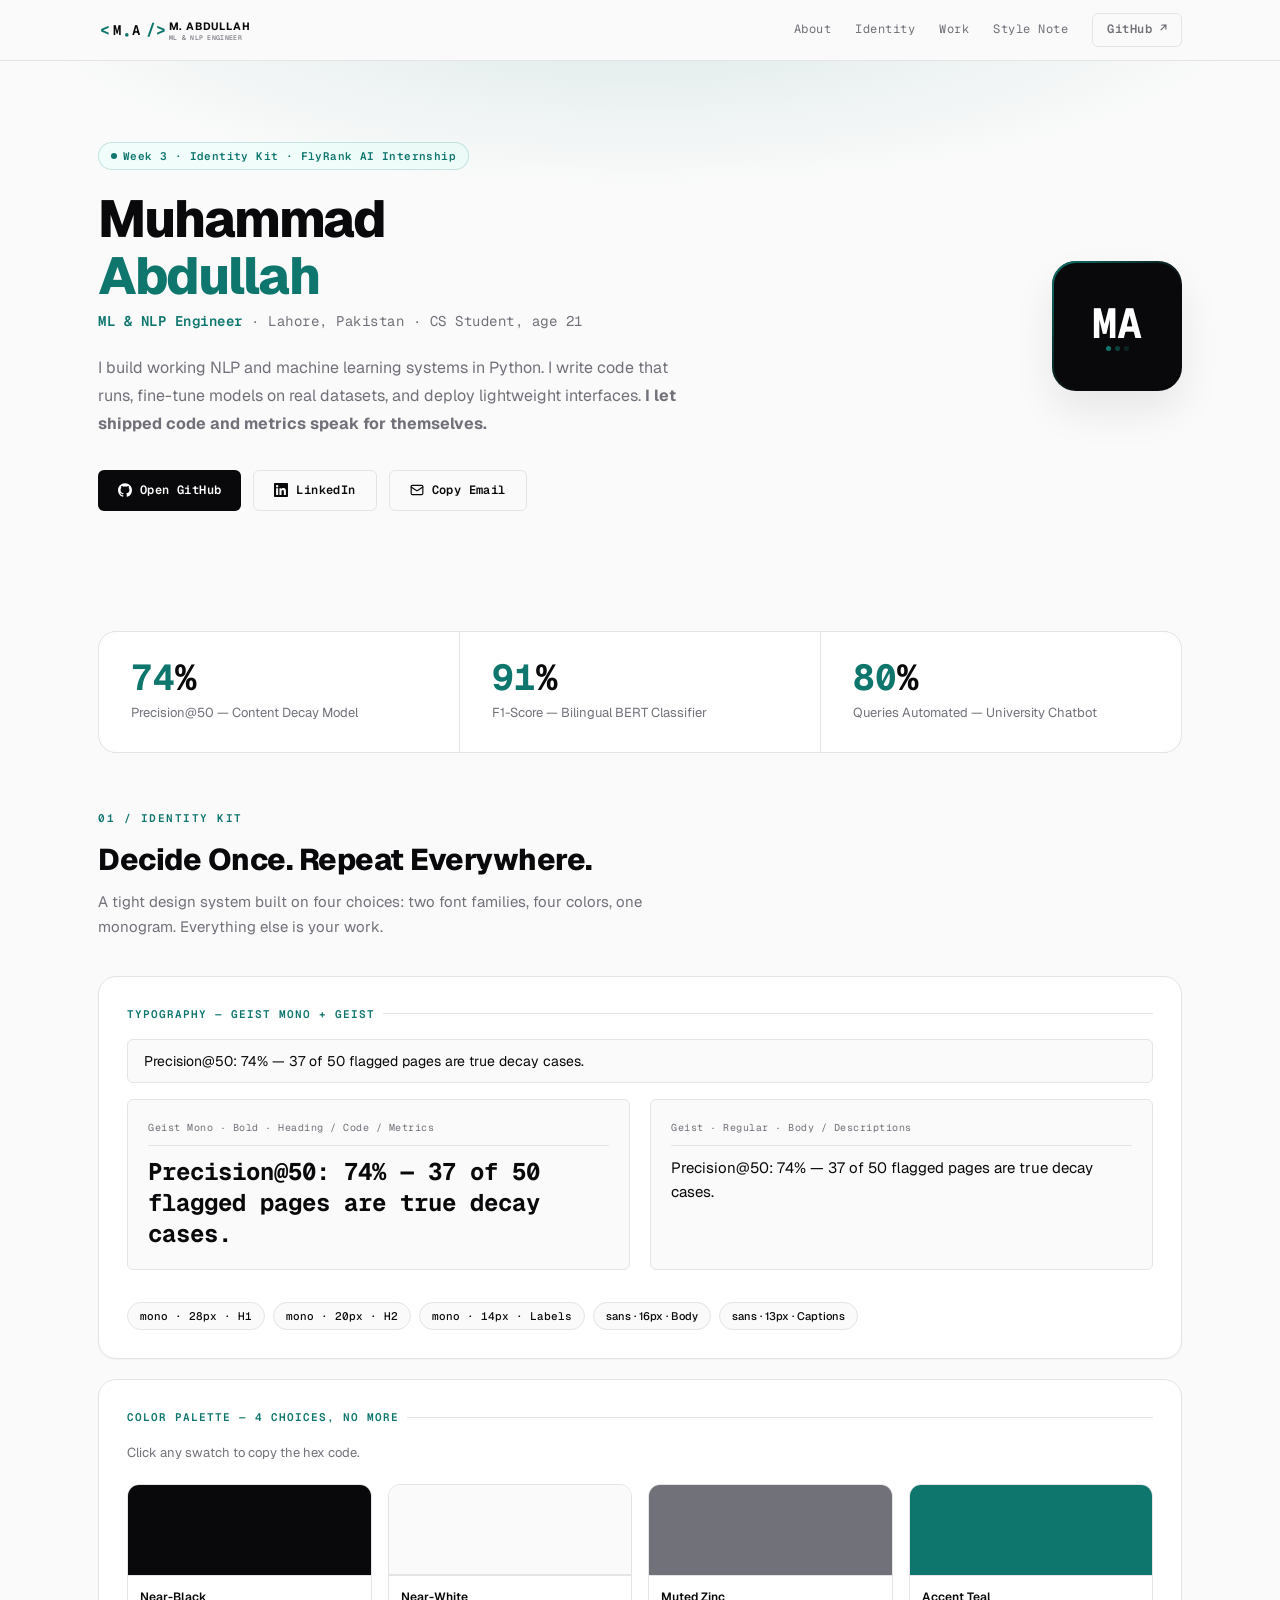
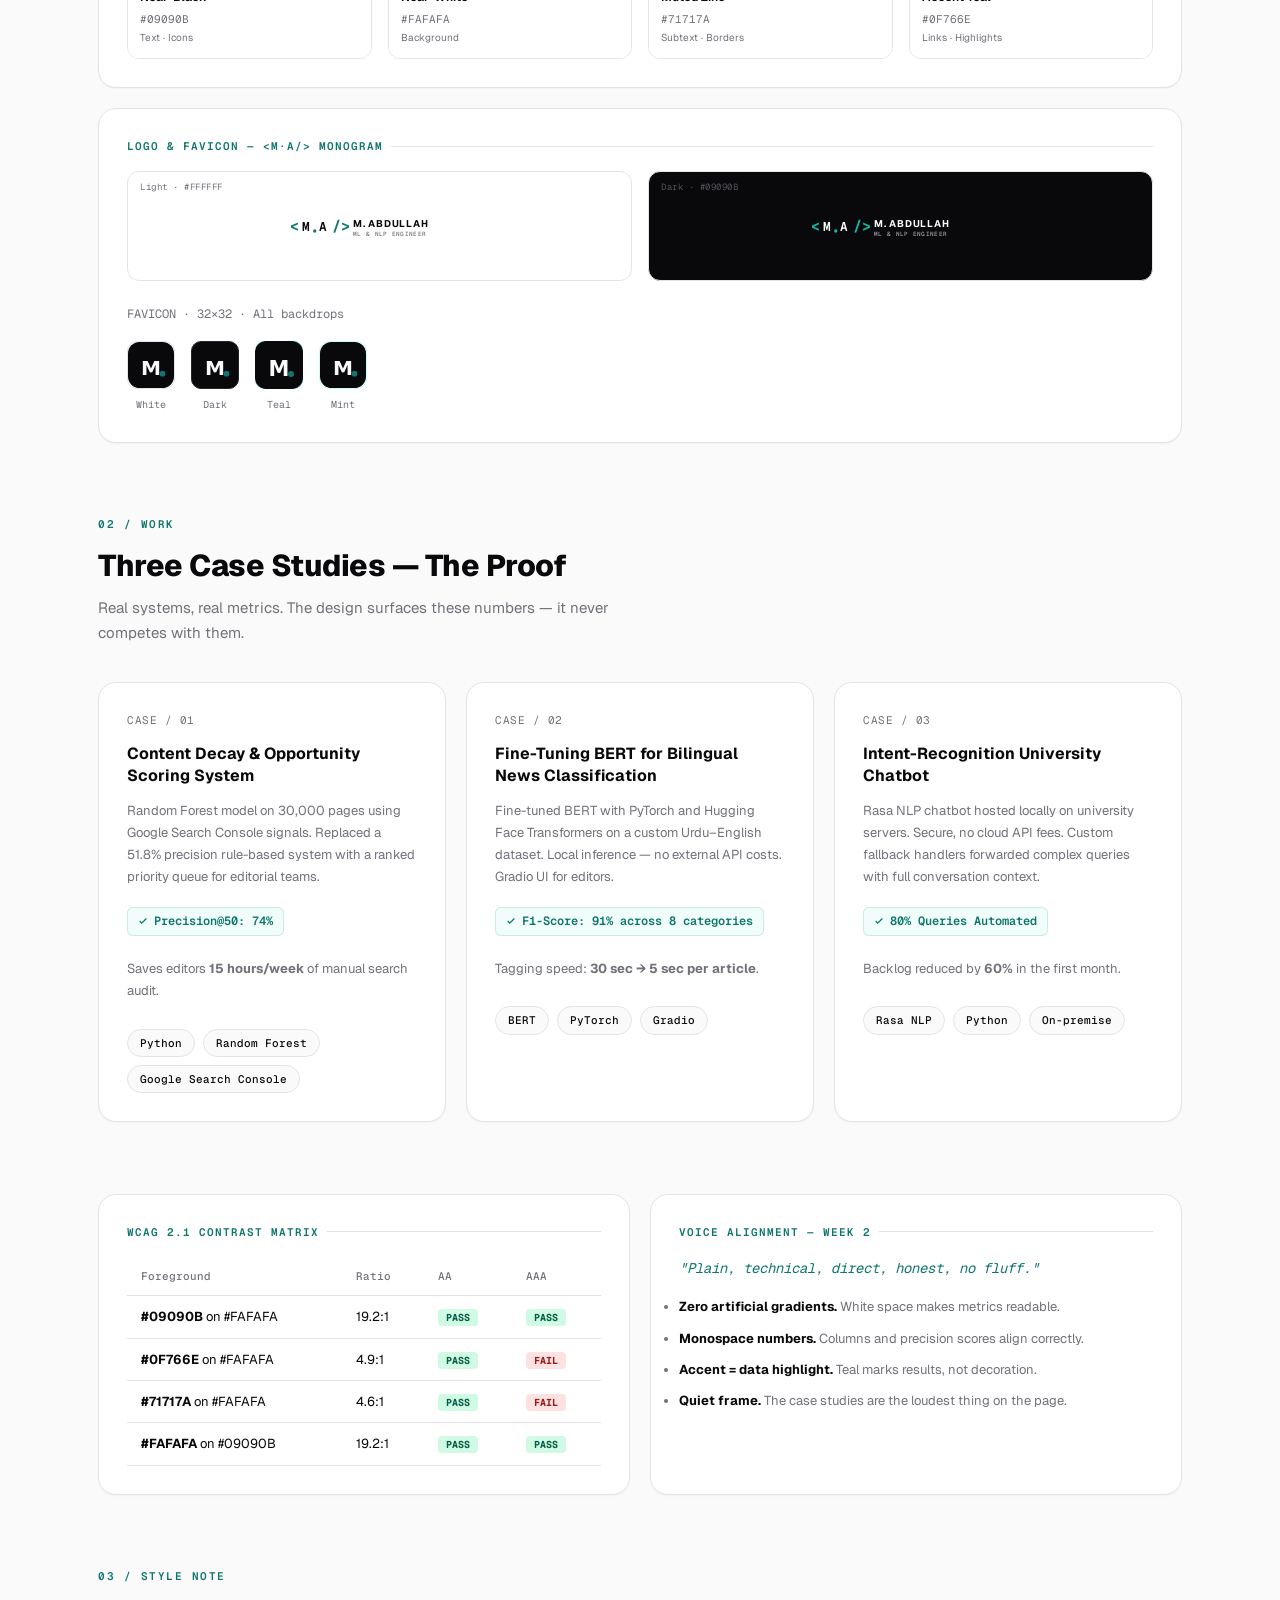
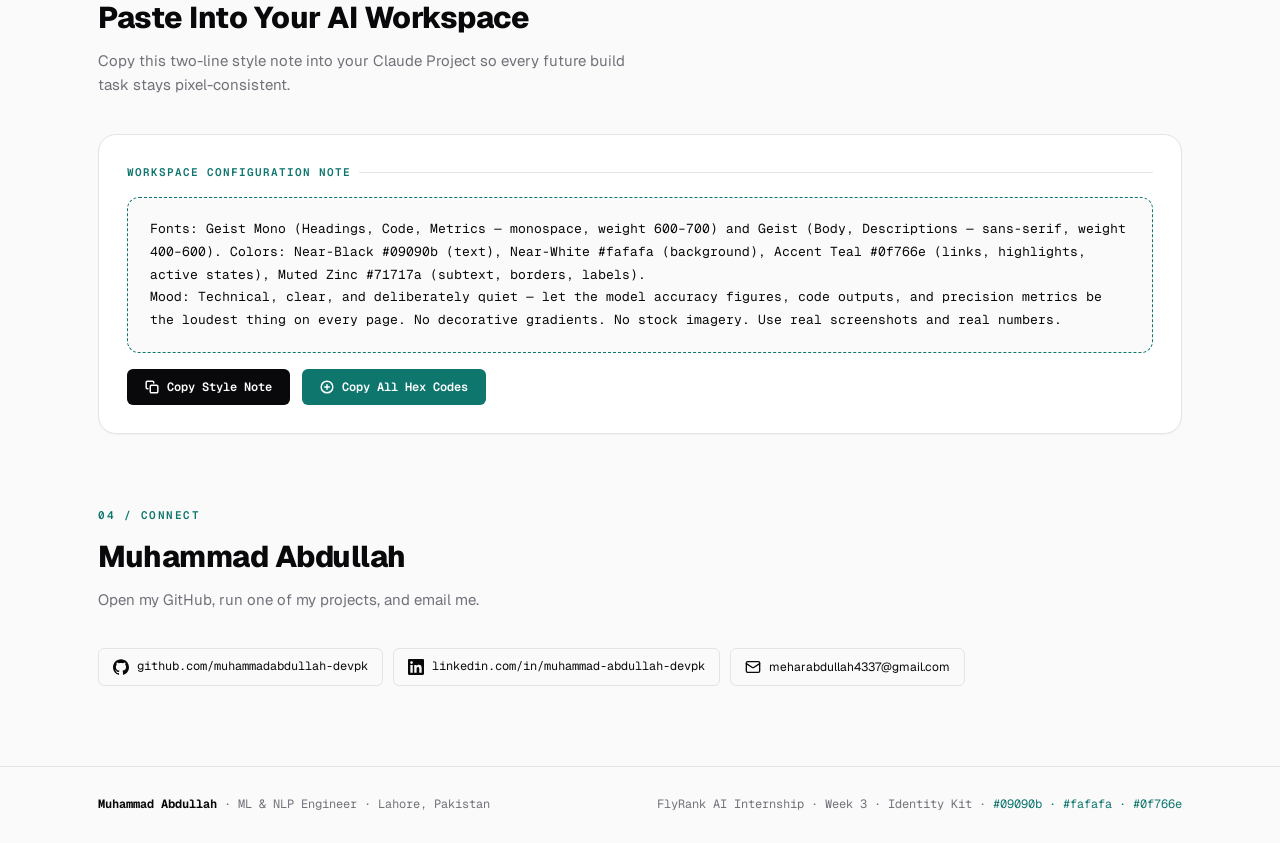
<file: Week-03/Task-01/index.html>
<!DOCTYPE html>
<html lang="en">
<head>
  <meta charset="UTF-8">
  <meta name="viewport" content="width=device-width, initial-scale=1.0">
  <title>Muhammad Abdullah · Visual Identity Kit · ML & NLP Engineer</title>
  <meta name="description" content="Visual Identity Kit for Muhammad Abdullah — Machine Learning & NLP Engineer from Lahore. Precision-first portfolio design system.">
  <link rel="icon" type="image/svg+xml" href="favicon.svg">
  <link rel="preconnect" href="https://fonts.googleapis.com">
  <link rel="preconnect" href="https://fonts.gstatic.com" crossorigin>
  <link href="https://fonts.googleapis.com/css2?family=Geist:wght@300;400;500;600;700;800&family=Geist+Mono:wght@300;400;500;600;700&display=swap" rel="stylesheet">
  <link rel="stylesheet" href="index.css">
</head>
<body>

<!-- ── Toast ──────────────────────────────────── -->
<div id="toast" class="toast" role="alert" aria-live="polite">
  <svg width="16" height="16" viewBox="0 0 24 24" fill="none" stroke="currentColor" stroke-width="3" stroke-linecap="round" stroke-linejoin="round"><polyline points="20 6 9 17 4 12"/></svg>
  <span id="toast-msg">Copied!</span>
</div>

<!-- ── Sticky Header ──────────────────────────── -->
<header class="site-header">
  <div class="container">
    <div class="inner">
      <!-- Inline wordmark logo -->
      <svg xmlns="http://www.w3.org/2000/svg" viewBox="0 0 240 44" width="200" height="36" aria-label="Muhammad Abdullah logo">
        <g transform="translate(0,8)">
          <text x="0"  y="20" font-family="'Geist Mono',monospace" font-size="20" font-weight="700" fill="#0f766e">&lt;</text>
          <text x="16" y="20" font-family="'Geist Mono',monospace" font-size="17" font-weight="600" fill="#09090b">M</text>
          <circle cx="33" cy="20" r="2.2" fill="#0f766e"/>
          <text x="39" y="20" font-family="'Geist Mono',monospace" font-size="17" font-weight="600" fill="#09090b">A</text>
          <text x="56" y="20" font-family="'Geist Mono',monospace" font-size="20" font-weight="700" fill="#0f766e">/&gt;</text>
        </g>
        <text x="84" y="22" font-family="'Geist',sans-serif"     font-size="13" font-weight="700" letter-spacing="1px" fill="#09090b">M. ABDULLAH</text>
        <text x="84" y="34" font-family="'Geist Mono',monospace" font-size="8"  font-weight="500" letter-spacing=".4px" fill="#71717a">ML &amp; NLP ENGINEER</text>
      </svg>

      <nav class="nav-links" aria-label="Identity sections">
        <a href="#about">About</a>
        <a href="#identity">Identity</a>
        <a href="#cases">Work</a>
        <a href="#style-note">Style Note</a>
        <a href="https://github.com/muhammadabdullah-devpk" target="_blank" rel="noopener" class="btn btn-ghost" style="padding:6px 14px;">GitHub ↗</a>
      </nav>
    </div>
  </div>
</header>

<!-- ── Hero ───────────────────────────────────── -->
<section class="hero" id="about">
  <div class="container">
    <div class="hero-inner">
      <div class="hero-text">
        <div class="hero-badge">
          <span class="dot"></span>
          Week 3 · Identity Kit · FlyRank AI Internship
        </div>

        <h1>Muhammad<br><span class="accent">Abdullah</span></h1>

        <p class="title-line">
          <span>ML &amp; NLP Engineer</span> · Lahore, Pakistan · CS Student, age 21
        </p>

        <p class="hero-desc">
          I build working NLP and machine learning systems in Python. I write code that runs,
          fine-tune models on real datasets, and deploy lightweight interfaces.
          <strong>I let shipped code and metrics speak for themselves.</strong>
        </p>

        <div class="hero-cta">
          <a href="https://github.com/muhammadabdullah-devpk" target="_blank" rel="noopener" class="btn btn-primary" id="hero-github-btn">
            <svg width="14" height="14" viewBox="0 0 24 24" fill="currentColor"><path d="M12 .297c-6.63 0-12 5.373-12 12 0 5.303 3.438 9.8 8.205 11.385.6.113.82-.258.82-.577 0-.285-.01-1.04-.015-2.04-3.338.724-4.042-1.61-4.042-1.61C4.422 18.07 3.633 17.7 3.633 17.7c-1.087-.744.084-.729.084-.729 1.205.084 1.838 1.236 1.838 1.236 1.07 1.835 2.809 1.305 3.495.998.108-.776.417-1.305.76-1.605-2.665-.3-5.466-1.332-5.466-5.93 0-1.31.465-2.38 1.235-3.22-.135-.303-.54-1.523.105-3.176 0 0 1.005-.322 3.3 1.23.96-.267 1.98-.399 3-.405 1.02.006 2.04.138 3 .405 2.28-1.552 3.285-1.23 3.285-1.23.645 1.653.24 2.873.12 3.176.765.84 1.23 1.91 1.23 3.22 0 4.61-2.805 5.625-5.475 5.92.42.36.81 1.096.81 2.22 0 1.606-.015 2.896-.015 3.286 0 .315.21.69.825.57C20.565 22.092 24 17.592 24 12.297c0-6.627-5.373-12-12-12"/></svg>
            Open GitHub
          </a>
          <a href="https://www.linkedin.com/in/muhammad-abdullah-devpk" target="_blank" rel="noopener" class="btn btn-ghost" id="hero-linkedin-btn">
            <svg width="14" height="14" viewBox="0 0 24 24" fill="currentColor"><path d="M20.45 20.45h-3.56v-5.57c0-1.33-.02-3.04-1.85-3.04-1.85 0-2.14 1.45-2.14 2.94v5.67H9.34V9h3.42v1.56h.05c.48-.9 1.64-1.85 3.37-1.85 3.6 0 4.27 2.37 4.27 5.46v6.28zM5.34 7.43a2.07 2.07 0 1 1 0-4.14 2.07 2.07 0 0 1 0 4.14zM7.12 20.45H3.55V9h3.57v11.45zM22.22 0H1.77C.79 0 0 .77 0 1.73v20.54C0 23.22.79 24 1.77 24h20.45c.98 0 1.78-.78 1.78-1.73V1.73C24 .77 23.2 0 22.22 0z"/></svg>
            LinkedIn
          </a>
          <button class="btn btn-ghost" id="email-copy-btn" onclick="copyText('meharabdullah4337@gmail.com','Email')">
            <svg width="14" height="14" viewBox="0 0 24 24" fill="none" stroke="currentColor" stroke-width="2" stroke-linecap="round" stroke-linejoin="round"><rect x="2" y="4" width="20" height="16" rx="2"/><path d="m22 7-8.97 5.7a1.94 1.94 0 0 1-2.06 0L2 7"/></svg>
            Copy Email
          </button>
        </div>
      </div>

      <!-- Avatar Monogram -->
      <div class="hero-avatar" aria-hidden="true">
        <div class="hero-avatar-inner">
          <span class="avatar-mono">MA</span>
          <div class="avatar-dot-row">
            <span class="avatar-dot"></span>
            <span class="avatar-dot" style="opacity:.5"></span>
            <span class="avatar-dot" style="opacity:.25"></span>
          </div>
        </div>
      </div>
    </div>
  </div>
</section>

<!-- ── Stats Bar ───────────────────────────────── -->
<div class="container">
  <div class="stats-bar" role="list" aria-label="Key metrics">
    <div class="stat-item" role="listitem">
      <div class="stat-number"><span class="accent" id="stat1">74</span>%</div>
      <div class="stat-label">Precision@50 — Content Decay Model</div>
    </div>
    <div class="stat-item" role="listitem">
      <div class="stat-number"><span class="accent" id="stat2">91</span>%</div>
      <div class="stat-label">F1-Score — Bilingual BERT Classifier</div>
    </div>
    <div class="stat-item" role="listitem">
      <div class="stat-number"><span class="accent" id="stat3">80</span>%</div>
      <div class="stat-label">Queries Automated — University Chatbot</div>
    </div>
  </div>
</div>

<!-- ── Identity Kit ────────────────────────────── -->
<div class="container" id="identity">
  <div class="section">

    <p class="section-eyebrow">01 / Identity Kit</p>
    <h2 class="section-title">Decide Once. Repeat Everywhere.</h2>
    <p class="section-sub">A tight design system built on four choices: two font families, four colors, one monogram. Everything else is your work.</p>

    <!-- Typography Showcase -->
    <div class="card" style="margin-bottom:20px;" id="typography">
      <div class="card-tag">Typography — Geist Mono + Geist</div>

      <input type="text" class="type-input" id="type-input"
        value="Precision@50: 74% — 37 of 50 flagged pages are true decay cases."
        placeholder="Type anything to test the fonts…"
        aria-label="Live typography test input">

      <div class="grid grid-2">
        <div class="font-block">
          <div class="font-block-label">Geist Mono · Bold · Heading / Code / Metrics</div>
          <div class="font-h" id="sample-h">Precision@50: 74% — 37 of 50 flagged pages are true decay cases.</div>
        </div>
        <div class="font-block">
          <div class="font-block-label">Geist · Regular · Body / Descriptions</div>
          <div class="font-b" id="sample-b">Precision@50: 74% — 37 of 50 flagged pages are true decay cases.</div>
        </div>
      </div>

      <div class="skill-list" style="margin-top:20px;" aria-label="Font scale">
        <span class="skill-pill" style="font-size:11px;font-family:var(--font-mono);">mono · 28px · H1</span>
        <span class="skill-pill" style="font-size:11px;font-family:var(--font-mono);">mono · 20px · H2</span>
        <span class="skill-pill" style="font-size:11px;font-family:var(--font-mono);">mono · 14px · Labels</span>
        <span class="skill-pill" style="font-size:11px;font-family:var(--font-sans);">sans · 16px · Body</span>
        <span class="skill-pill" style="font-size:11px;font-family:var(--font-sans);">sans · 13px · Captions</span>
      </div>
    </div>

    <!-- Color Palette -->
    <div class="card" style="margin-bottom:20px;" id="palette">
      <div class="card-tag">Color Palette — 4 Choices, No More</div>
      <p style="font-size:13px;color:var(--muted);margin-bottom:20px;">Click any swatch to copy the hex code.</p>
      <div class="palette-grid">
        <div class="color-swatch" onclick="copyText('#09090b','Near-Black')" role="button" aria-label="Copy Near-Black hex #09090b" tabindex="0">
          <div class="color-preview" style="background:#09090b;"></div>
          <div class="color-info">
            <div class="color-name">Near-Black</div>
            <div class="color-hex">#09090B</div>
            <div class="color-role">Text · Icons</div>
          </div>
        </div>
        <div class="color-swatch" onclick="copyText('#fafafa','Near-White')" role="button" aria-label="Copy Near-White hex #fafafa" tabindex="0">
          <div class="color-preview" style="background:#fafafa;border-bottom:1px solid #e4e4e7;"></div>
          <div class="color-info">
            <div class="color-name">Near-White</div>
            <div class="color-hex">#FAFAFA</div>
            <div class="color-role">Background</div>
          </div>
        </div>
        <div class="color-swatch" onclick="copyText('#71717a','Muted Zinc')" role="button" aria-label="Copy Muted Zinc hex #71717a" tabindex="0">
          <div class="color-preview" style="background:#71717a;"></div>
          <div class="color-info">
            <div class="color-name">Muted Zinc</div>
            <div class="color-hex">#71717A</div>
            <div class="color-role">Subtext · Borders</div>
          </div>
        </div>
        <div class="color-swatch" onclick="copyText('#0f766e','Accent Teal')" role="button" aria-label="Copy Accent Teal hex #0f766e" tabindex="0">
          <div class="color-preview" style="background:#0f766e;"></div>
          <div class="color-info">
            <div class="color-name">Accent Teal</div>
            <div class="color-hex">#0F766E</div>
            <div class="color-role">Links · Highlights</div>
          </div>
        </div>
      </div>
    </div>

    <!-- Logo & Favicon -->
    <div class="card" id="assets">
      <div class="card-tag">Logo &amp; Favicon — &lt;M·A/&gt; Monogram</div>

      <div class="logo-display-grid" style="margin-bottom:24px;">
        <!-- Light -->
        <div class="logo-box bg-light">
          <span class="logo-box-label">Light · #FFFFFF</span>
          <svg xmlns="http://www.w3.org/2000/svg" viewBox="0 0 240 44" width="180" height="33">
            <g transform="translate(0,8)">
              <text x="0" y="20" font-family="'Geist Mono',monospace" font-size="20" font-weight="700" fill="#0f766e">&lt;</text>
              <text x="16" y="20" font-family="'Geist Mono',monospace" font-size="17" font-weight="600" fill="#09090b">M</text>
              <circle cx="33" cy="20" r="2.2" fill="#0f766e"/>
              <text x="39" y="20" font-family="'Geist Mono',monospace" font-size="17" font-weight="600" fill="#09090b">A</text>
              <text x="56" y="20" font-family="'Geist Mono',monospace" font-size="20" font-weight="700" fill="#0f766e">/&gt;</text>
            </g>
            <text x="84" y="22" font-family="'Geist',sans-serif" font-size="13" font-weight="700" letter-spacing="1px" fill="#09090b">M. ABDULLAH</text>
            <text x="84" y="34" font-family="'Geist Mono',monospace" font-size="8" font-weight="500" letter-spacing=".4px" fill="#71717a">ML &amp; NLP ENGINEER</text>
          </svg>
        </div>
        <!-- Dark -->
        <div class="logo-box bg-dark">
          <span class="logo-box-label" style="color:#52525b;">Dark · #09090B</span>
          <svg xmlns="http://www.w3.org/2000/svg" viewBox="0 0 240 44" width="180" height="33">
            <g transform="translate(0,8)">
              <text x="0" y="20" font-family="'Geist Mono',monospace" font-size="20" font-weight="700" fill="#14b8a6">&lt;</text>
              <text x="16" y="20" font-family="'Geist Mono',monospace" font-size="17" font-weight="600" fill="#fafafa">M</text>
              <circle cx="33" cy="20" r="2.2" fill="#14b8a6"/>
              <text x="39" y="20" font-family="'Geist Mono',monospace" font-size="17" font-weight="600" fill="#fafafa">A</text>
              <text x="56" y="20" font-family="'Geist Mono',monospace" font-size="20" font-weight="700" fill="#14b8a6">/&gt;</text>
            </g>
            <text x="84" y="22" font-family="'Geist',sans-serif" font-size="13" font-weight="700" letter-spacing="1px" fill="#fafafa">M. ABDULLAH</text>
            <text x="84" y="34" font-family="'Geist Mono',monospace" font-size="8" font-weight="500" letter-spacing=".4px" fill="#a1a1aa">ML &amp; NLP ENGINEER</text>
          </svg>
        </div>
      </div>

      <!-- Favicon Slots -->
      <p style="font-size:12px;color:var(--muted);font-family:var(--font-mono);margin-bottom:12px;">FAVICON · 32×32 · All backdrops</p>
      <div class="favicon-row">
        <div class="favicon-slot">
          <img src="favicon.svg" alt="Favicon on white" style="background:#fff;border:1px solid #e4e4e7;">
          <span>White</span>
        </div>
        <div class="favicon-slot">
          <img src="favicon.svg" alt="Favicon on dark" style="background:#09090b;border:1px solid #27272a;">
          <span>Dark</span>
        </div>
        <div class="favicon-slot">
          <img src="favicon.svg" alt="Favicon on teal" style="background:#0f766e;">
          <span>Teal</span>
        </div>
        <div class="favicon-slot">
          <img src="favicon.svg" alt="Favicon on accent light" style="background:#f0fdfa;border:1px solid #ccfbf1;">
          <span>Mint</span>
        </div>
      </div>
    </div>
  </div>
</div>

<!-- ── Case Studies ────────────────────────────── -->
<div class="container" id="cases">
  <div class="section">
    <p class="section-eyebrow">02 / Work</p>
    <h2 class="section-title">Three Case Studies — The Proof</h2>
    <p class="section-sub">Real systems, real metrics. The design surfaces these numbers — it never competes with them.</p>

    <div class="grid grid-3">
      <!-- Case 1 -->
      <div class="case-card">
        <div class="case-num">CASE / 01</div>
        <h3 class="case-title">Content Decay &amp; Opportunity Scoring System</h3>
        <p class="case-body">Random Forest model on 30,000 pages using Google Search Console signals. Replaced a 51.8% precision rule-based system with a ranked priority queue for editorial teams.</p>
        <div>
          <span class="case-metric">
            <svg width="10" height="10" viewBox="0 0 24 24" fill="none" stroke="currentColor" stroke-width="3"><polyline points="20 6 9 17 4 12"/></svg>
            Precision@50: 74%
          </span>
        </div>
        <p class="case-body" style="margin-top:8px;">Saves editors <strong>15 hours/week</strong> of manual search audit.</p>
        <div class="skill-list">
          <span class="skill-pill">Python</span>
          <span class="skill-pill">Random Forest</span>
          <span class="skill-pill">Google Search Console</span>
        </div>
      </div>

      <!-- Case 2 -->
      <div class="case-card">
        <div class="case-num">CASE / 02</div>
        <h3 class="case-title">Fine-Tuning BERT for Bilingual News Classification</h3>
        <p class="case-body">Fine-tuned BERT with PyTorch and Hugging Face Transformers on a custom Urdu–English dataset. Local inference — no external API costs. Gradio UI for editors.</p>
        <div>
          <span class="case-metric">
            <svg width="10" height="10" viewBox="0 0 24 24" fill="none" stroke="currentColor" stroke-width="3"><polyline points="20 6 9 17 4 12"/></svg>
            F1-Score: 91% across 8 categories
          </span>
        </div>
        <p class="case-body" style="margin-top:8px;">Tagging speed: <strong>30 sec → 5 sec per article</strong>.</p>
        <div class="skill-list">
          <span class="skill-pill">BERT</span>
          <span class="skill-pill">PyTorch</span>
          <span class="skill-pill">Gradio</span>
        </div>
      </div>

      <!-- Case 3 -->
      <div class="case-card">
        <div class="case-num">CASE / 03</div>
        <h3 class="case-title">Intent-Recognition University Chatbot</h3>
        <p class="case-body">Rasa NLP chatbot hosted locally on university servers. Secure, no cloud API fees. Custom fallback handlers forwarded complex queries with full conversation context.</p>
        <div>
          <span class="case-metric">
            <svg width="10" height="10" viewBox="0 0 24 24" fill="none" stroke="currentColor" stroke-width="3"><polyline points="20 6 9 17 4 12"/></svg>
            80% Queries Automated
          </span>
        </div>
        <p class="case-body" style="margin-top:8px;">Backlog reduced by <strong>60%</strong> in the first month.</p>
        <div class="skill-list">
          <span class="skill-pill">Rasa NLP</span>
          <span class="skill-pill">Python</span>
          <span class="skill-pill">On-premise</span>
        </div>
      </div>
    </div>
  </div>
</div>

<!-- ── WCAG Contrast + Style Note ─────────────── -->
<div class="container">
  <div class="section">
    <div class="grid grid-2">
      <!-- Contrast Table -->
      <div class="card">
        <div class="card-tag">WCAG 2.1 Contrast Matrix</div>
        <table class="contrast-table">
          <thead>
            <tr>
              <th>Foreground</th>
              <th>Ratio</th>
              <th>AA</th>
              <th>AAA</th>
            </tr>
          </thead>
          <tbody>
            <tr>
              <td><strong>#09090B</strong> on #FAFAFA</td>
              <td>19.2:1</td>
              <td><span class="badge-pass">PASS</span></td>
              <td><span class="badge-pass">PASS</span></td>
            </tr>
            <tr>
              <td><strong>#0F766E</strong> on #FAFAFA</td>
              <td>4.9:1</td>
              <td><span class="badge-pass">PASS</span></td>
              <td><span class="badge-fail">FAIL</span></td>
            </tr>
            <tr>
              <td><strong>#71717A</strong> on #FAFAFA</td>
              <td>4.6:1</td>
              <td><span class="badge-pass">PASS</span></td>
              <td><span class="badge-fail">FAIL</span></td>
            </tr>
            <tr>
              <td><strong>#FAFAFA</strong> on #09090B</td>
              <td>19.2:1</td>
              <td><span class="badge-pass">PASS</span></td>
              <td><span class="badge-pass">PASS</span></td>
            </tr>
          </tbody>
        </table>
      </div>

      <!-- Voice Card -->
      <div class="card">
        <div class="card-tag">Voice Alignment — Week 2</div>
        <p style="font-family:var(--font-mono);font-size:14px;font-style:italic;color:var(--accent);margin-bottom:16px;">"Plain, technical, direct, honest, no fluff."</p>
        <ul class="skill-list" style="flex-direction:column;gap:10px;">
          <li style="font-size:13px;color:var(--muted);"><strong style="color:var(--text);">Zero artificial gradients.</strong> White space makes metrics readable.</li>
          <li style="font-size:13px;color:var(--muted);"><strong style="color:var(--text);">Monospace numbers.</strong> Columns and precision scores align correctly.</li>
          <li style="font-size:13px;color:var(--muted);"><strong style="color:var(--text);">Accent = data highlight.</strong> Teal marks results, not decoration.</li>
          <li style="font-size:13px;color:var(--muted);"><strong style="color:var(--text);">Quiet frame.</strong> The case studies are the loudest thing on the page.</li>
        </ul>
      </div>
    </div>
  </div>
</div>

<!-- ── Workspace Style Note ────────────────────── -->
<div class="container" id="style-note">
  <div class="section">
    <p class="section-eyebrow">03 / Style Note</p>
    <h2 class="section-title">Paste Into Your AI Workspace</h2>
    <p class="section-sub">Copy this two-line style note into your Claude Project so every future build task stays pixel-consistent.</p>

    <div class="card">
      <div class="card-tag">Workspace Configuration Note</div>
      <div class="style-note-box">
        <pre class="style-note-text" id="style-note-text">Fonts: Geist Mono (Headings, Code, Metrics — monospace, weight 600–700) and Geist (Body, Descriptions — sans-serif, weight 400–600). Colors: Near-Black #09090b (text), Near-White #fafafa (background), Accent Teal #0f766e (links, highlights, active states), Muted Zinc #71717a (subtext, borders, labels).
Mood: Technical, clear, and deliberately quiet — let the model accuracy figures, code outputs, and precision metrics be the loudest thing on every page. No decorative gradients. No stock imagery. Use real screenshots and real numbers.</pre>
      </div>
      <div style="display:flex;gap:12px;flex-wrap:wrap;">
        <button class="btn-copy" id="copy-style-btn" onclick="copyStyleNote()">
          <svg width="14" height="14" viewBox="0 0 24 24" fill="none" stroke="currentColor" stroke-width="2.5" stroke-linecap="round" stroke-linejoin="round"><rect x="9" y="9" width="13" height="13" rx="2"/><path d="M5 15H4a2 2 0 0 1-2-2V4a2 2 0 0 1 2-2h9a2 2 0 0 1 2 2v1"/></svg>
          Copy Style Note
        </button>
        <button class="btn-copy" style="background:var(--accent);" onclick="copyAllColors()">
          <svg width="14" height="14" viewBox="0 0 24 24" fill="none" stroke="currentColor" stroke-width="2.5" stroke-linecap="round" stroke-linejoin="round"><circle cx="12" cy="12" r="10"/><line x1="12" y1="8" x2="12" y2="16"/><line x1="8" y1="12" x2="16" y2="12"/></svg>
          Copy All Hex Codes
        </button>
      </div>
    </div>
  </div>
</div>

<!-- ── Contact / Social ────────────────────────── -->
<div class="container">
  <div class="section">
    <p class="section-eyebrow">04 / Connect</p>
    <h2 class="section-title">Muhammad Abdullah</h2>
    <p class="section-sub">Open my GitHub, run one of my projects, and email me.</p>

    <div class="social-row">
      <a class="social-link" href="https://github.com/muhammadabdullah-devpk" target="_blank" rel="noopener" id="social-github">
        <svg width="16" height="16" viewBox="0 0 24 24" fill="currentColor"><path d="M12 .297c-6.63 0-12 5.373-12 12 0 5.303 3.438 9.8 8.205 11.385.6.113.82-.258.82-.577 0-.285-.01-1.04-.015-2.04-3.338.724-4.042-1.61-4.042-1.61C4.422 18.07 3.633 17.7 3.633 17.7c-1.087-.744.084-.729.084-.729 1.205.084 1.838 1.236 1.838 1.236 1.07 1.835 2.809 1.305 3.495.998.108-.776.417-1.305.76-1.605-2.665-.3-5.466-1.332-5.466-5.93 0-1.31.465-2.38 1.235-3.22-.135-.303-.54-1.523.105-3.176 0 0 1.005-.322 3.3 1.23.96-.267 1.98-.399 3-.405 1.02.006 2.04.138 3 .405 2.28-1.552 3.285-1.23 3.285-1.23.645 1.653.24 2.873.12 3.176.765.84 1.23 1.91 1.23 3.22 0 4.61-2.805 5.625-5.475 5.92.42.36.81 1.096.81 2.22 0 1.606-.015 2.896-.015 3.286 0 .315.21.69.825.57C20.565 22.092 24 17.592 24 12.297c0-6.627-5.373-12-12-12"/></svg>
        github.com/muhammadabdullah-devpk
      </a>
      <a class="social-link" href="https://www.linkedin.com/in/muhammad-abdullah-devpk" target="_blank" rel="noopener" id="social-linkedin">
        <svg width="16" height="16" viewBox="0 0 24 24" fill="currentColor"><path d="M20.45 20.45h-3.56v-5.57c0-1.33-.02-3.04-1.85-3.04-1.85 0-2.14 1.45-2.14 2.94v5.67H9.34V9h3.42v1.56h.05c.48-.9 1.64-1.85 3.37-1.85 3.6 0 4.27 2.37 4.27 5.46v6.28zM5.34 7.43a2.07 2.07 0 1 1 0-4.14 2.07 2.07 0 0 1 0 4.14zM7.12 20.45H3.55V9h3.57v11.45zM22.22 0H1.77C.79 0 0 .77 0 1.73v20.54C0 23.22.79 24 1.77 24h20.45c.98 0 1.78-.78 1.78-1.73V1.73C24 .77 23.2 0 22.22 0z"/></svg>
        linkedin.com/in/muhammad-abdullah-devpk
      </a>
      <button class="social-link" id="email-social-btn" onclick="copyText('meharabdullah4337@gmail.com','Email')" style="cursor:pointer;background:none;font-family:inherit;">
        <svg width="16" height="16" viewBox="0 0 24 24" fill="none" stroke="currentColor" stroke-width="2" stroke-linecap="round" stroke-linejoin="round"><rect x="2" y="4" width="20" height="16" rx="2"/><path d="m22 7-8.97 5.7a1.94 1.94 0 0 1-2.06 0L2 7"/></svg>
        meharabdullah4337@gmail.com
      </button>
    </div>
  </div>
</div>

<!-- ── Footer ──────────────────────────────────── -->
<footer class="site-footer">
  <div class="container">
    <div class="inner">
      <p class="footer-text">
        <strong>Muhammad Abdullah</strong> · ML &amp; NLP Engineer · Lahore, Pakistan
      </p>
      <p class="footer-text">
        FlyRank AI Internship · Week 3 · Identity Kit ·
        <span style="font-family:var(--font-mono);color:var(--accent);">#09090b · #fafafa · #0f766e</span>
      </p>
    </div>
  </div>
</footer>

<!-- ── JavaScript ──────────────────────────────── -->
<script>
  /* Live typography tester */
  const typeInput = document.getElementById('type-input');
  const sampleH   = document.getElementById('sample-h');
  const sampleB   = document.getElementById('sample-b');

  typeInput.addEventListener('input', (e) => {
    const v = e.target.value || 'Precision@50: 74% — 37 of 50 flagged pages are true decay cases.';
    sampleH.textContent = v;
    sampleB.textContent = v;
  });

  /* Toast */
  function showToast(msg) {
    const toast = document.getElementById('toast');
    document.getElementById('toast-msg').textContent = msg;
    toast.classList.add('show');
    setTimeout(() => toast.classList.remove('show'), 2500);
  }

  /* Generic copy */
  function copyText(text, label) {
    navigator.clipboard.writeText(text)
      .then(() => showToast(`Copied ${label}: ${text}`))
      .catch(() => showToast('Copy failed — please copy manually.'));
  }

  /* Copy style note */
  function copyStyleNote() {
    const text = document.getElementById('style-note-text').textContent.trim();
    navigator.clipboard.writeText(text)
      .then(() => showToast('Workspace style note copied!'))
      .catch(() => showToast('Copy failed — please copy manually.'));
  }

  /* Copy all hex codes at once */
  function copyAllColors() {
    const colors = '#09090b (Near-Black · Text), #fafafa (Near-White · Background), #71717a (Muted Zinc · Subtext), #0f766e (Accent Teal · Links)';
    navigator.clipboard.writeText(colors)
      .then(() => showToast('All 4 hex codes copied!'))
      .catch(() => showToast('Copy failed — please copy manually.'));
  }

  /* Keyboard accessibility for color swatches */
  document.querySelectorAll('.color-swatch[role="button"]').forEach(el => {
    el.addEventListener('keydown', (e) => {
      if (e.key === 'Enter' || e.key === ' ') el.click();
    });
  });

  /* Animated stat counter */
  function animateCount(el, target, suffix = '') {
    let start = 0;
    const step = target / 40;
    const timer = setInterval(() => {
      start = Math.min(start + step, target);
      el.textContent = Math.floor(start);
      if (start >= target) { el.textContent = target; clearInterval(timer); }
    }, 30);
  }

  const observer = new IntersectionObserver((entries) => {
    entries.forEach(e => {
      if (e.isIntersecting) {
        animateCount(document.getElementById('stat1'), 74);
        animateCount(document.getElementById('stat2'), 91);
        animateCount(document.getElementById('stat3'), 80);
        observer.disconnect();
      }
    });
  }, { threshold: 0.3 });

  observer.observe(document.querySelector('.stats-bar'));
</script>

</body>
</html>
</file>
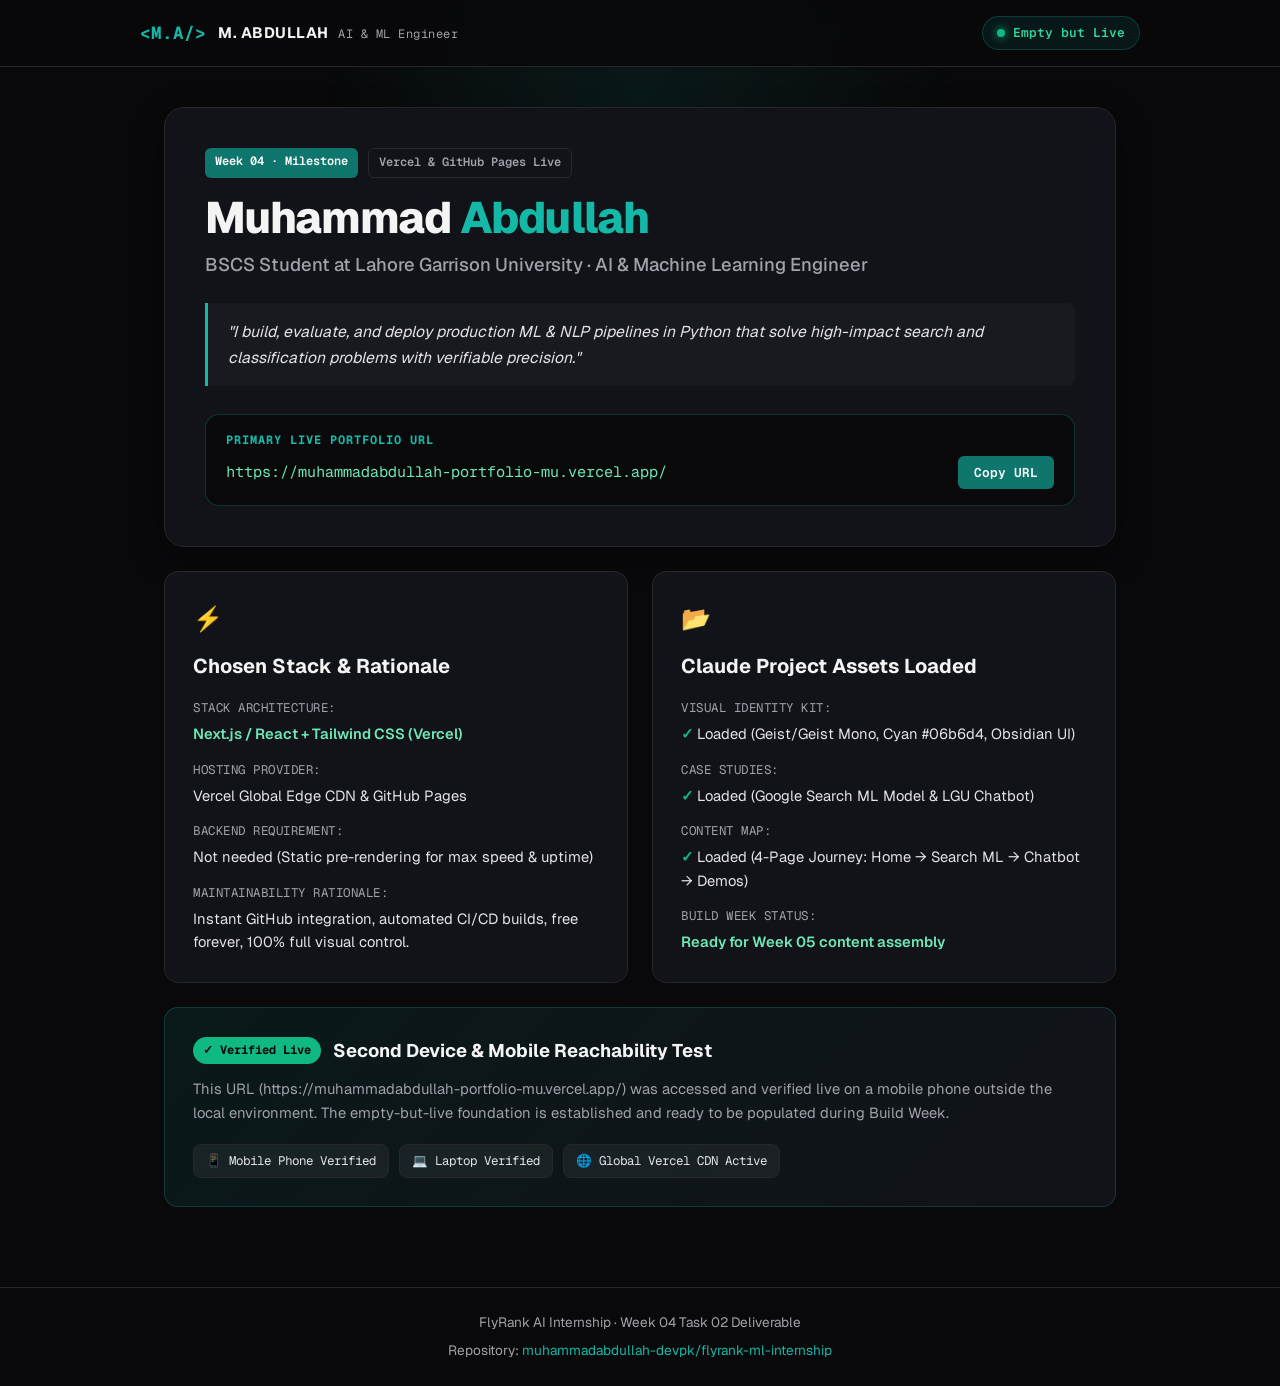
<file: Week-04/Task-02/index.html>
<!DOCTYPE html>
<html lang="en">
<head>
  <meta charset="UTF-8" />
  <meta name="viewport" content="width=device-width, initial-scale=1.0" />
  <title>Muhammad Abdullah — Empty but Live | Applied ML Portfolio</title>
  <meta name="description" content="Muhammad Abdullah's Applied Machine Learning & Search Intelligence portfolio — Empty but Live milestone deployment." />
  <link rel="icon" type="image/svg+xml" href="data:image/svg+xml,<svg xmlns='http://www.w3.org/2000/svg' viewBox='0 0 32 32'><circle cx='16' cy='16' r='14' fill='%2306b6d4'/><text x='16' y='21' font-family='monospace' font-size='14' font-weight='bold' fill='black' text-anchor='middle'>MA</text></svg>" />
  <link rel="preconnect" href="https://fonts.googleapis.com" />
  <link rel="preconnect" href="https://fonts.gstatic.com" crossorigin />
  <link href="https://fonts.googleapis.com/css2?family=Geist:wght@300;400;500;600;700;800&family=Geist+Mono:wght@400;500;600;700&display=swap" rel="stylesheet" />
  <link rel="stylesheet" href="style.css" />
</head>
<body>

  <!-- Background Ambient Glow -->
  <div class="bg-glow"></div>

  <!-- Site Header -->
  <header class="site-header">
    <div class="header-container">
      <div class="brand">
        <span class="brand-code">&lt;M.A/&gt;</span>
        <span class="brand-name">M. ABDULLAH <span class="brand-role">AI &amp; ML Engineer</span></span>
      </div>
      <div class="status-pill">
        <span class="pulse-dot"></span>
        <span class="status-text">Empty but Live</span>
      </div>
    </div>
  </header>

  <!-- Main Content -->
  <main class="main-container">
    
    <!-- Hero Section -->
    <section class="hero-card">
      <div class="badge-row">
        <span class="badge badge-teal">Week 04 · Milestone</span>
        <span class="badge badge-outline">Vercel &amp; GitHub Pages Live</span>
      </div>

      <h1 class="hero-title">
        Muhammad <span class="accent-text">Abdullah</span>
      </h1>
      <p class="hero-subtitle">
        BSCS Student at Lahore Garrison University · AI &amp; Machine Learning Engineer
      </p>

      <div class="claim-box">
        <p class="claim-quote">
          "I build, evaluate, and deploy production ML &amp; NLP pipelines in Python that solve high-impact search and classification problems with verifiable precision."
        </p>
      </div>

      <div class="url-callout">
        <div class="url-label">Primary Live Portfolio URL</div>
        <div class="url-display">
          <a href="https://muhammadabdullah-portfolio-mu.vercel.app/" target="_blank" rel="noopener" id="live-url">
            https://muhammadabdullah-portfolio-mu.vercel.app/
          </a>
          <button class="copy-btn" id="copy-url-btn" onclick="copyUrl()">Copy URL</button>
        </div>
      </div>
    </section>

    <!-- Details Grid -->
    <div class="grid-2col">
      
      <!-- Card 1: Chosen Stack -->
      <section class="info-card">
        <div class="card-icon">⚡</div>
        <h2 class="card-title">Chosen Stack &amp; Rationale</h2>
        <ul class="spec-list">
          <li>
            <span class="spec-key">Stack Architecture:</span>
            <span class="spec-val highlight">Next.js / React + Tailwind CSS (Vercel)</span>
          </li>
          <li>
            <span class="spec-key">Hosting Provider:</span>
            <span class="spec-val">Vercel Global Edge CDN &amp; GitHub Pages</span>
          </li>
          <li>
            <span class="spec-key">Backend Requirement:</span>
            <span class="spec-val">Not needed (Static pre-rendering for max speed &amp; uptime)</span>
          </li>
          <li>
            <span class="spec-key">Maintainability Rationale:</span>
            <span class="spec-val">Instant GitHub integration, automated CI/CD builds, free forever, 100% full visual control.</span>
          </li>
        </ul>
      </section>

      <!-- Card 2: Loaded Assets in Claude Project -->
      <section class="info-card">
        <div class="card-icon">📂</div>
        <h2 class="card-title">Claude Project Assets Loaded</h2>
        <ul class="spec-list">
          <li>
            <span class="spec-key">Visual Identity Kit:</span>
            <span class="spec-val check">Loaded (Geist/Geist Mono, Cyan #06b6d4, Obsidian UI)</span>
          </li>
          <li>
            <span class="spec-key">Case Studies:</span>
            <span class="spec-val check">Loaded (Google Search ML Model &amp; LGU Chatbot)</span>
          </li>
          <li>
            <span class="spec-key">Content Map:</span>
            <span class="spec-val check">Loaded (4-Page Journey: Home → Search ML → Chatbot → Demos)</span>
          </li>
          <li>
            <span class="spec-key">Build Week Status:</span>
            <span class="spec-val highlight">Ready for Week 05 content assembly</span>
          </li>
        </ul>
      </section>

    </div>

    <!-- Second Device Verification Box -->
    <section class="verification-card">
      <div class="verification-header">
        <div class="check-badge">✓ Verified Live</div>
        <h3>Second Device &amp; Mobile Reachability Test</h3>
      </div>
      <p class="verification-text">
        This URL (https://muhammadabdullah-portfolio-mu.vercel.app/) was accessed and verified live on a mobile phone outside the local environment. The empty-but-live foundation is established and ready to be populated during Build Week.
      </p>
      <div class="device-pills">
        <span class="device-pill">📱 Mobile Phone Verified</span>
        <span class="device-pill">💻 Laptop Verified</span>
        <span class="device-pill">🌐 Global Vercel CDN Active</span>
      </div>
    </section>

  </main>

  <!-- Footer -->
  <footer class="site-footer">
    <div class="footer-container">
      <p>FlyRank AI Internship · Week 04 Task 02 Deliverable</p>
      <p>Repository: <a href="https://github.com/muhammadabdullah-devpk/flyrank-ml-internship" target="_blank" rel="noopener">muhammadabdullah-devpk/flyrank-ml-internship</a></p>
    </div>
  </footer>

  <script src="script.js"></script>
</body>
</html>
</file>
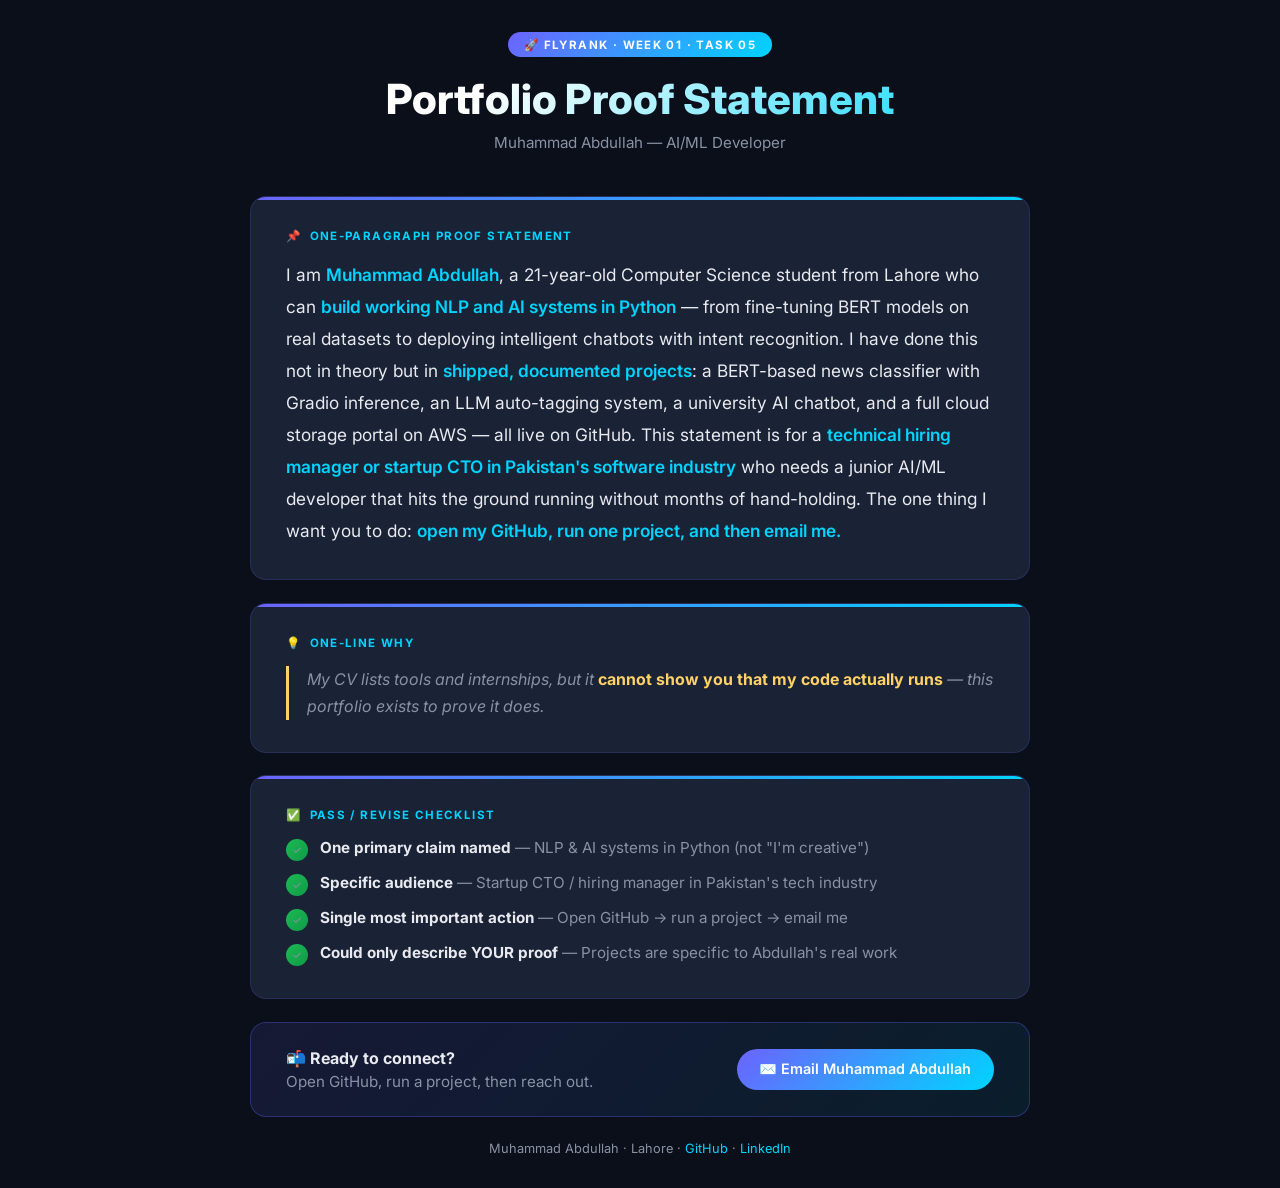
<file: Week-01/Task-05/proof-statement.html>
<!DOCTYPE html>
<html lang="en">
<head>
  <meta charset="UTF-8" />
  <meta name="viewport" content="width=device-width, initial-scale=1.0"/>
  <title>Portfolio Proof Statement – Muhammad Abdullah</title>
  <link href="https://fonts.googleapis.com/css2?family=Inter:wght@300;400;600;700;800&display=swap" rel="stylesheet"/>
  <style>
    *, *::before, *::after { box-sizing: border-box; margin: 0; padding: 0; }

    :root {
      --bg: #0b0f1a;
      --surface: #131929;
      --card: #1a2235;
      --accent: #6c63ff;
      --accent2: #00d4ff;
      --gold: #ffd166;
      --text: #e8eaf0;
      --muted: #8892a4;
      --border: rgba(108,99,255,0.18);
    }

    body {
      font-family: 'Inter', sans-serif;
      background: var(--bg);
      color: var(--text);
      min-height: 100vh;
      display: flex;
      align-items: center;
      justify-content: center;
      padding: 2rem 1rem;
    }

    .wrapper {
      max-width: 780px;
      width: 100%;
    }

    .header {
      text-align: center;
      margin-bottom: 2.8rem;
    }

    .badge {
      display: inline-block;
      background: linear-gradient(135deg, var(--accent), var(--accent2));
      color: #fff;
      font-size: 0.72rem;
      font-weight: 700;
      letter-spacing: 0.12em;
      text-transform: uppercase;
      padding: 0.35rem 1rem;
      border-radius: 999px;
      margin-bottom: 1.1rem;
    }

    h1 {
      font-size: clamp(1.8rem, 5vw, 2.6rem);
      font-weight: 800;
      line-height: 1.2;
      background: linear-gradient(135deg, #fff 30%, var(--accent2));
      -webkit-background-clip: text;
      -webkit-text-fill-color: transparent;
      background-clip: text;
      margin-bottom: 0.5rem;
    }

    .subtitle {
      color: var(--muted);
      font-size: 0.95rem;
    }

    .card {
      background: var(--card);
      border: 1px solid var(--border);
      border-radius: 16px;
      padding: 2rem 2.2rem;
      margin-bottom: 1.4rem;
      position: relative;
      overflow: hidden;
      transition: transform 0.25s ease, box-shadow 0.25s ease;
    }

    .card:hover {
      transform: translateY(-3px);
      box-shadow: 0 12px 40px rgba(108,99,255,0.15);
    }

    .card::before {
      content: '';
      position: absolute;
      top: 0; left: 0; right: 0;
      height: 3px;
      background: linear-gradient(90deg, var(--accent), var(--accent2));
    }

    .card-label {
      font-size: 0.72rem;
      font-weight: 700;
      letter-spacing: 0.12em;
      text-transform: uppercase;
      color: var(--accent2);
      margin-bottom: 1rem;
      display: flex;
      align-items: center;
      gap: 0.5rem;
    }

    .proof-text {
      font-size: 1.08rem;
      line-height: 1.85;
      color: var(--text);
      font-weight: 400;
    }

    .proof-text strong {
      color: var(--accent2);
      font-weight: 600;
    }

    .why-text {
      font-size: 1rem;
      line-height: 1.7;
      color: var(--muted);
      font-style: italic;
      border-left: 3px solid var(--gold);
      padding-left: 1.1rem;
    }

    .why-text strong {
      color: var(--gold);
      font-style: normal;
    }

    .checklist {
      list-style: none;
      display: flex;
      flex-direction: column;
      gap: 0.75rem;
    }

    .checklist li {
      display: flex;
      align-items: flex-start;
      gap: 0.75rem;
      font-size: 0.95rem;
      color: var(--muted);
    }

    .check {
      width: 22px;
      height: 22px;
      border-radius: 50%;
      background: linear-gradient(135deg, #1db954, #0f9b47);
      display: flex;
      align-items: center;
      justify-content: center;
      flex-shrink: 0;
      font-size: 0.7rem;
      margin-top: 1px;
    }

    .checklist li strong {
      color: var(--text);
    }

    .cta-box {
      background: linear-gradient(135deg, rgba(108,99,255,0.12), rgba(0,212,255,0.08));
      border: 1px solid rgba(108,99,255,0.3);
      border-radius: 16px;
      padding: 1.6rem 2.2rem;
      display: flex;
      align-items: center;
      justify-content: space-between;
      gap: 1rem;
      flex-wrap: wrap;
    }

    .cta-text { font-size: 0.95rem; color: var(--muted); }
    .cta-text strong { display: block; color: var(--text); font-size: 1rem; margin-bottom: 0.2rem; }

    .cta-btn {
      display: inline-flex;
      align-items: center;
      gap: 0.5rem;
      background: linear-gradient(135deg, var(--accent), var(--accent2));
      color: #fff;
      text-decoration: none;
      font-size: 0.9rem;
      font-weight: 600;
      padding: 0.7rem 1.4rem;
      border-radius: 999px;
      transition: opacity 0.2s, transform 0.2s;
      white-space: nowrap;
    }

    .cta-btn:hover { opacity: 0.88; transform: scale(1.03); }

    .footer {
      text-align: center;
      margin-top: 2rem;
      color: var(--muted);
      font-size: 0.8rem;
    }

    @media (max-width: 520px) {
      .card { padding: 1.4rem 1.2rem; }
      .cta-box { flex-direction: column; }
    }
  </style>
</head>
<body>
<div class="wrapper">

  <div class="header">
    <div class="badge">🚀 FlyRank · Week 01 · Task 05</div>
    <h1>Portfolio Proof Statement</h1>
    <p class="subtitle">Muhammad Abdullah — AI/ML Developer</p>
  </div>

  <div class="card">
    <div class="card-label"><span>📌</span> One-Paragraph Proof Statement</div>
    <p class="proof-text">
      I am <strong>Muhammad Abdullah</strong>, a 21-year-old Computer Science student from Lahore who can
      <strong>build working NLP and AI systems in Python</strong> — from fine-tuning BERT models on real datasets
      to deploying intelligent chatbots with intent recognition. I have done this not in theory but in
      <strong>shipped, documented projects</strong>: a BERT-based news classifier with Gradio inference,
      an LLM auto-tagging system, a university AI chatbot, and a full cloud storage portal on AWS —
      all live on GitHub. This statement is for a
      <strong>technical hiring manager or startup CTO in Pakistan's software industry</strong>
      who needs a junior AI/ML developer that hits the ground running without months of hand-holding.
      The one thing I want you to do:
      <strong>open my GitHub, run one project, and then email me.</strong>
    </p>
  </div>

  <div class="card">
    <div class="card-label"><span>💡</span> One-Line Why</div>
    <p class="why-text">
      My CV lists tools and internships, but it <strong>cannot show you that my code actually runs</strong> —
      this portfolio exists to prove it does.
    </p>
  </div>

  <div class="card">
    <div class="card-label"><span>✅</span> Pass / Revise Checklist</div>
    <ul class="checklist">
      <li>
        <div class="check">✓</div>
        <span><strong>One primary claim named</strong> — NLP &amp; AI systems in Python (not "I'm creative")</span>
      </li>
      <li>
        <div class="check">✓</div>
        <span><strong>Specific audience</strong> — Startup CTO / hiring manager in Pakistan's tech industry</span>
      </li>
      <li>
        <div class="check">✓</div>
        <span><strong>Single most important action</strong> — Open GitHub → run a project → email me</span>
      </li>
      <li>
        <div class="check">✓</div>
        <span><strong>Could only describe YOUR proof</strong> — Projects are specific to Abdullah's real work</span>
      </li>
    </ul>
  </div>

  <div class="cta-box">
    <div class="cta-text">
      <strong>📬 Ready to connect?</strong>
      Open GitHub, run a project, then reach out.
    </div>
    <a href="mailto:meharabdullah4337@gmail.com" id="email-cta" class="cta-btn">
      ✉️ Email Muhammad Abdullah
    </a>
  </div>

  <div class="footer" style="margin-top:1.5rem;">
    Muhammad Abdullah · Lahore ·
    <a href="https://github.com/muhammadabdullah-devpk" style="color: var(--accent2); text-decoration:none;">GitHub</a> ·
    <a href="https://www.linkedin.com/in/muhammad-abdullah-devpk" style="color: var(--accent2); text-decoration:none;">LinkedIn</a>
  </div>

</div>
</body>
</html>
</file>
<file: style.css>
/* ================================================================
   FlyRank Applied ML — Capstone Research Paper
   Developer: Muhammad Abdullah (AI & Machine Learning Engineer)
   Design System: Deep Space × Glassmorphism × Neon Gradient
   ================================================================ */

@import url('https://fonts.googleapis.com/css2?family=Inter:wght@300;400;500;600;700;800;900&family=JetBrains+Mono:wght@400;500;600;700&display=swap');

*, *::before, *::after {
  box-sizing: border-box;
  margin: 0;
  padding: 0;
}

:root {
  --bg: #030711;
  --bg-2: #060d1f;
  --bg-card: rgba(8, 14, 32, 0.85);
  --bg-glass: rgba(255, 255, 255, 0.04);
  --border: rgba(99, 102, 241, 0.18);
  --border-bright: rgba(34, 211, 238, 0.35);
  --text: #e2e8f0;
  --muted: #94a3b8;
  --dim: #475569;

  --cyan: #22d3ee;
  --cyan-dim: rgba(34, 211, 238, 0.15);
  --cyan-glow: rgba(34, 211, 238, 0.3);
  --violet: #818cf8;
  --violet-dim: rgba(129, 140, 248, 0.12);
  --violet-glow: rgba(129, 140, 248, 0.3);
  --pink: #e879f9;
  --pink-dim: rgba(232, 121, 249, 0.12);
  --emerald: #34d399;
  --amber: #fbbf24;

  --gradient-hero: linear-gradient(135deg, #22d3ee 0%, #818cf8 50%, #e879f9 100%);
  --gradient-card: linear-gradient(135deg, rgba(34,211,238,0.06) 0%, rgba(129,140,248,0.06) 100%);
  --gradient-glow: radial-gradient(ellipse at center, rgba(129,140,248,0.15) 0%, transparent 70%);

  --font-sans: 'Inter', -apple-system, BlinkMacSystemFont, sans-serif;
  --font-mono: 'JetBrains Mono', 'Fira Code', monospace;

  --r-sm: 8px;
  --r-md: 14px;
  --r-lg: 20px;
  --r-xl: 28px;

  --shadow-card: 0 8px 32px rgba(0,0,0,0.5), inset 0 1px 0 rgba(255,255,255,0.06);
  --shadow-glow-cyan: 0 0 40px rgba(34,211,238,0.2), 0 0 80px rgba(34,211,238,0.08);
  --shadow-glow-violet: 0 0 40px rgba(129,140,248,0.2), 0 0 80px rgba(129,140,248,0.08);
}

/* ── SCROLLBAR ─────────────────────────────────────────────── */
::-webkit-scrollbar { width: 6px; height: 6px; }
::-webkit-scrollbar-track { background: var(--bg); }
::-webkit-scrollbar-thumb { background: rgba(129,140,248,0.35); border-radius: 3px; }
::-webkit-scrollbar-thumb:hover { background: var(--violet); }

/* ── BASE ───────────────────────────────────────────────────── */
html { scroll-behavior: smooth; }

body {
  background-color: var(--bg);
  color: var(--text);
  font-family: var(--font-sans);
  line-height: 1.7;
  min-height: 100vh;
  display: flex;
  flex-direction: column;
  overflow-x: hidden;
  -webkit-font-smoothing: antialiased;
  -moz-osx-font-smoothing: grayscale;
}

::selection {
  background: rgba(129,140,248,0.35);
  color: #fff;
}

/* ── CANVAS BACKGROUND ─────────────────────────────────────── */
#particle-canvas {
  position: fixed;
  top: 0; left: 0;
  width: 100%; height: 100%;
  z-index: 0;
  pointer-events: none;
  opacity: 0.6;
}

/* ── AMBIENT GLOWS ──────────────────────────────────────────── */
.bg-glow-top {
  position: fixed;
  top: -200px;
  left: 50%;
  transform: translateX(-50%);
  width: 1200px;
  height: 600px;
  background: radial-gradient(ellipse, rgba(129,140,248,0.12) 0%, transparent 65%);
  pointer-events: none;
  z-index: 0;
}

.bg-glow-bottom {
  position: fixed;
  bottom: -300px;
  right: -100px;
  width: 800px;
  height: 600px;
  background: radial-gradient(ellipse, rgba(34,211,238,0.08) 0%, transparent 65%);
  pointer-events: none;
  z-index: 0;
}

/* ── SITE HEADER ───────────────────────────────────────────── */
.site-header {
  position: sticky;
  top: 0;
  z-index: 100;
  backdrop-filter: blur(20px);
  -webkit-backdrop-filter: blur(20px);
  background: rgba(3, 7, 17, 0.82);
  border-bottom: 1px solid var(--border);
  padding: 0 32px;
  height: 64px;
  display: flex;
  align-items: center;
}

.header-container {
  max-width: 1280px;
  margin: 0 auto;
  width: 100%;
  display: flex;
  justify-content: space-between;
  align-items: center;
  gap: 16px;
}

.brand {
  display: flex;
  align-items: center;
  gap: 14px;
}

.brand-avatar {
  width: 36px;
  height: 36px;
  border-radius: 10px;
  background: var(--gradient-hero);
  display: flex;
  align-items: center;
  justify-content: center;
  font-family: var(--font-mono);
  font-weight: 800;
  font-size: 0.85rem;
  color: #000;
  flex-shrink: 0;
  box-shadow: 0 0 16px rgba(129,140,248,0.5);
}

.brand-info {
  display: flex;
  flex-direction: column;
  gap: 1px;
}

.brand-name {
  font-size: 0.92rem;
  font-weight: 700;
  color: #fff;
  letter-spacing: 0.2px;
}

.brand-role {
  font-size: 0.72rem;
  color: var(--muted);
  font-weight: 400;
}

.status-pill {
  display: flex;
  align-items: center;
  gap: 8px;
  background: rgba(34, 211, 238, 0.08);
  border: 1px solid var(--border-bright);
  padding: 6px 16px;
  border-radius: 100px;
  font-size: 0.78rem;
  font-weight: 600;
  color: var(--cyan);
  letter-spacing: 0.3px;
}

.pulse-dot {
  width: 7px;
  height: 7px;
  background: var(--cyan);
  border-radius: 50%;
  box-shadow: 0 0 8px var(--cyan);
  animation: pulse 2.5s ease-in-out infinite;
  flex-shrink: 0;
}

@keyframes pulse {
  0%, 100% { opacity: 1; transform: scale(1); box-shadow: 0 0 8px var(--cyan); }
  50% { opacity: 0.5; transform: scale(1.3); box-shadow: 0 0 16px var(--cyan); }
}

/* ── VIEW NAV ──────────────────────────────────────────────── */
.view-nav {
  position: sticky;
  top: 64px;
  z-index: 90;
  background: rgba(6, 13, 31, 0.92);
  backdrop-filter: blur(16px);
  border-bottom: 1px solid var(--border);
  padding: 8px 32px;
}

.nav-container {
  max-width: 1280px;
  margin: 0 auto;
  display: flex;
  gap: 4px;
  overflow-x: auto;
  scrollbar-width: none;
}

.nav-container::-webkit-scrollbar { display: none; }

.nav-btn {
  background: transparent;
  border: 1px solid transparent;
  color: var(--muted);
  font-family: var(--font-sans);
  font-size: 0.82rem;
  font-weight: 600;
  padding: 7px 16px;
  border-radius: 8px;
  cursor: pointer;
  white-space: nowrap;
  transition: all 0.2s ease;
  letter-spacing: 0.2px;
}

.nav-btn:hover {
  color: var(--text);
  background: rgba(255,255,255,0.05);
}

.nav-btn.active {
  color: #fff;
  background: rgba(129,140,248,0.15);
  border-color: rgba(129,140,248,0.3);
}

/* ── MAIN CONTAINER ─────────────────────────────────────────── */
.main-container {
  max-width: 1280px;
  margin: 0 auto;
  padding: 48px 32px 80px;
  width: 100%;
  position: relative;
  z-index: 1;
}

/* ── SCROLL REVEAL ──────────────────────────────────────────── */
.reveal {
  opacity: 0;
  transform: translateY(30px);
  transition: opacity 0.7s cubic-bezier(0.16, 1, 0.3, 1),
              transform 0.7s cubic-bezier(0.16, 1, 0.3, 1);
}

.reveal.visible {
  opacity: 1;
  transform: translateY(0);
}

.reveal-delay-1 { transition-delay: 0.1s; }
.reveal-delay-2 { transition-delay: 0.2s; }
.reveal-delay-3 { transition-delay: 0.3s; }
.reveal-delay-4 { transition-delay: 0.4s; }

/* ── HERO SECTION ───────────────────────────────────────────── */
.paper-hero {
  position: relative;
  border-radius: var(--r-xl);
  padding: 56px 52px;
  margin-bottom: 40px;
  overflow: hidden;
  background: var(--bg-card);
  border: 1px solid var(--border);
  box-shadow: var(--shadow-card);
}

.paper-hero::before {
  content: '';
  position: absolute;
  inset: 0;
  background: var(--gradient-card);
  border-radius: inherit;
  pointer-events: none;
}

.hero-top-bar {
  position: absolute;
  top: 0; left: 0; right: 0;
  height: 2px;
  background: var(--gradient-hero);
  border-radius: var(--r-xl) var(--r-xl) 0 0;
}

.hero-orb {
  position: absolute;
  top: -120px;
  right: -80px;
  width: 420px;
  height: 420px;
  background: radial-gradient(circle, rgba(129,140,248,0.15) 0%, transparent 65%);
  pointer-events: none;
}

.meta-tags {
  display: flex;
  flex-wrap: wrap;
  gap: 10px;
  margin-bottom: 24px;
  position: relative;
}

.badge {
  display: inline-flex;
  align-items: center;
  gap: 6px;
  font-size: 0.72rem;
  font-weight: 700;
  padding: 5px 13px;
  border-radius: 100px;
  letter-spacing: 0.5px;
  text-transform: uppercase;
}

.badge-cyan {
  background: rgba(34, 211, 238, 0.12);
  color: var(--cyan);
  border: 1px solid rgba(34, 211, 238, 0.3);
}

.badge-violet {
  background: rgba(129, 140, 248, 0.12);
  color: var(--violet);
  border: 1px solid rgba(129, 140, 248, 0.3);
}

.badge-outline {
  background: transparent;
  color: var(--muted);
  border: 1px solid var(--border);
}

.badge-emerald {
  background: rgba(52, 211, 153, 0.12);
  color: var(--emerald);
  border: 1px solid rgba(52, 211, 153, 0.3);
}

.paper-title {
  font-size: clamp(1.8rem, 3.5vw, 2.7rem);
  font-weight: 900;
  line-height: 1.2;
  letter-spacing: -1px;
  margin-bottom: 20px;
  color: #fff;
  position: relative;
}

.gradient-text {
  background: var(--gradient-hero);
  -webkit-background-clip: text;
  background-clip: text;
  -webkit-text-fill-color: transparent;
  animation: gradient-shift 6s ease-in-out infinite;
  background-size: 200% 200%;
}

@keyframes gradient-shift {
  0% { background-position: 0% 50%; }
  50% { background-position: 100% 50%; }
  100% { background-position: 0% 50%; }
}

.author-byline {
  font-size: 0.9rem;
  color: var(--muted);
  display: flex;
  align-items: center;
  flex-wrap: wrap;
  gap: 12px;
  margin-bottom: 32px;
  position: relative;
}

.byline-sep { color: var(--dim); }

.author-link {
  color: var(--cyan);
  text-decoration: none;
  font-weight: 600;
  transition: color 0.2s;
}

.author-link:hover { color: #fff; }

/* Abstract Box */
.abstract-box {
  background: rgba(129, 140, 248, 0.06);
  border: 1px solid rgba(129, 140, 248, 0.2);
  border-radius: var(--r-md);
  padding: 24px 28px;
  position: relative;
  overflow: hidden;
}

.abstract-box::before {
  content: '';
  position: absolute;
  left: 0; top: 0; bottom: 0;
  width: 3px;
  background: var(--gradient-hero);
}

.abstract-title {
  font-size: 0.72rem;
  font-weight: 800;
  text-transform: uppercase;
  letter-spacing: 1.5px;
  color: var(--violet);
  margin-bottom: 12px;
  display: flex;
  align-items: center;
  gap: 8px;
}

.abstract-title::after {
  content: '';
  flex: 1;
  height: 1px;
  background: rgba(129,140,248,0.2);
}

.abstract-text {
  font-size: 1rem;
  color: var(--text);
  line-height: 1.8;
}

/* ── METRICS GRID ───────────────────────────────────────────── */
.metrics-grid {
  display: grid;
  grid-template-columns: repeat(auto-fit, minmax(220px, 1fr));
  gap: 20px;
  margin-bottom: 40px;
}

.metric-card {
  background: var(--bg-card);
  border: 1px solid var(--border);
  border-radius: var(--r-lg);
  padding: 28px 24px;
  position: relative;
  overflow: hidden;
  cursor: default;
  transition: transform 0.3s cubic-bezier(0.16, 1, 0.3, 1),
              border-color 0.3s ease,
              box-shadow 0.3s ease;
  box-shadow: var(--shadow-card);
}

.metric-card::before {
  content: '';
  position: absolute;
  inset: 0;
  background: var(--gradient-card);
  opacity: 0;
  transition: opacity 0.3s ease;
}

.metric-card:hover {
  transform: translateY(-4px);
  border-color: var(--border-bright);
  box-shadow: var(--shadow-glow-cyan);
}

.metric-card:hover::before { opacity: 1; }

.metric-icon {
  font-size: 1.5rem;
  margin-bottom: 12px;
}

.metric-label {
  font-size: 0.72rem;
  font-weight: 700;
  color: var(--muted);
  text-transform: uppercase;
  letter-spacing: 1px;
  margin-bottom: 8px;
}

.metric-value {
  font-size: 2.4rem;
  font-weight: 900;
  color: #fff;
  font-family: var(--font-mono);
  line-height: 1;
  margin-bottom: 8px;
  background: var(--gradient-hero);
  -webkit-background-clip: text;
  background-clip: text;
  -webkit-text-fill-color: transparent;
}

.metric-sub {
  font-size: 0.8rem;
  color: var(--cyan);
  font-weight: 600;
}

.metric-bar {
  position: absolute;
  bottom: 0; left: 0; right: 0;
  height: 2px;
  background: var(--gradient-hero);
  transform: scaleX(0);
  transform-origin: left;
  transition: transform 0.8s cubic-bezier(0.16, 1, 0.3, 1);
}

.metric-card:hover .metric-bar { transform: scaleX(1); }

/* ── PAPER SECTIONS ─────────────────────────────────────────── */
.paper-section {
  background: var(--bg-card);
  border: 1px solid var(--border);
  border-radius: var(--r-xl);
  padding: 40px 44px;
  margin-bottom: 32px;
  box-shadow: var(--shadow-card);
  position: relative;
  overflow: hidden;
  backdrop-filter: blur(8px);
}

.paper-section::before {
  content: '';
  position: absolute;
  inset: 0;
  background: var(--gradient-card);
  opacity: 0.5;
  pointer-events: none;
}

.section-header {
  border-bottom: 1px solid var(--border);
  padding-bottom: 18px;
  margin-bottom: 28px;
  display: flex;
  align-items: center;
  gap: 14px;
  position: relative;
}

.section-num {
  font-family: var(--font-mono);
  font-size: 0.8rem;
  font-weight: 700;
  color: var(--violet);
  background: rgba(129,140,248,0.12);
  border: 1px solid rgba(129,140,248,0.25);
  padding: 5px 12px;
  border-radius: 8px;
  flex-shrink: 0;
}

.section-title {
  font-size: 1.35rem;
  font-weight: 800;
  color: #fff;
  letter-spacing: -0.3px;
}

.subsection-title {
  font-size: 1rem;
  font-weight: 700;
  color: var(--cyan);
  margin: 28px 0 12px;
  display: flex;
  align-items: center;
  gap: 10px;
}

.subsection-title::before {
  content: '';
  width: 3px;
  height: 16px;
  background: var(--gradient-hero);
  border-radius: 2px;
  flex-shrink: 0;
}

.paragraph {
  font-size: 0.97rem;
  color: var(--text);
  margin-bottom: 16px;
  line-height: 1.8;
  position: relative;
}

/* ── CODE BLOCKS ────────────────────────────────────────────── */
.code-block {
  background: rgba(0, 0, 0, 0.5);
  border: 1px solid rgba(129,140,248,0.2);
  border-radius: var(--r-md);
  padding: 20px 24px;
  font-family: var(--font-mono);
  font-size: 0.85rem;
  color: #c4b5fd;
  overflow-x: auto;
  margin: 20px 0;
  position: relative;
}

.code-block::before {
  content: '// Python';
  position: absolute;
  top: 8px;
  right: 14px;
  font-size: 0.65rem;
  color: var(--dim);
  font-weight: 600;
  text-transform: uppercase;
  letter-spacing: 1px;
}

.code-block pre { margin: 0; }

/* ── TABLES ─────────────────────────────────────────────────── */
.table-container {
  overflow-x: auto;
  margin: 24px 0;
  border: 1px solid var(--border);
  border-radius: var(--r-md);
  background: rgba(0,0,0,0.25);
}

.paper-table {
  width: 100%;
  border-collapse: collapse;
  font-size: 0.88rem;
  text-align: left;
}

.paper-table th {
  background: rgba(129,140,248,0.07);
  color: var(--muted);
  font-weight: 700;
  padding: 14px 18px;
  border-bottom: 1px solid var(--border);
  text-transform: uppercase;
  font-size: 0.7rem;
  letter-spacing: 1px;
  white-space: nowrap;
}

.paper-table td {
  padding: 14px 18px;
  border-bottom: 1px solid rgba(255,255,255,0.04);
  color: var(--text);
  transition: background 0.2s;
}

.paper-table tr:last-child td { border-bottom: none; }

.paper-table tbody tr:hover td {
  background: rgba(129,140,248,0.05);
}

.highlight-row {
  background: rgba(34, 211, 238, 0.05) !important;
}

.highlight-row td { font-weight: 600 !important; }

.highlight-cell {
  color: var(--cyan) !important;
  font-weight: 800 !important;
  font-family: var(--font-mono);
}

/* ── CALLOUTS ───────────────────────────────────────────────── */
.callout {
  border-radius: var(--r-md);
  padding: 20px 24px;
  margin: 24px 0;
  font-size: 0.93rem;
  border: 1px solid transparent;
  position: relative;
  overflow: hidden;
}

.callout-important {
  background: rgba(129, 140, 248, 0.08);
  border-color: rgba(129, 140, 248, 0.25);
  color: var(--text);
}

.callout-warning {
  background: rgba(251, 191, 36, 0.07);
  border-color: rgba(251, 191, 36, 0.3);
  color: #fef3c7;
}

.callout-success {
  background: rgba(52, 211, 153, 0.07);
  border-color: rgba(52, 211, 153, 0.3);
  color: #d1fae5;
}

.callout-title {
  font-weight: 800;
  margin-bottom: 10px;
  font-size: 0.95rem;
  display: flex;
  align-items: center;
  gap: 8px;
}

/* ── REASON BADGES ──────────────────────────────────────────── */
.reason-badge {
  display: inline-block;
  font-family: var(--font-mono);
  font-size: 0.68rem;
  font-weight: 600;
  padding: 3px 9px;
  border-radius: 5px;
  margin: 2px;
  background: rgba(34, 211, 238, 0.1);
  color: var(--cyan);
  border: 1px solid rgba(34, 211, 238, 0.25);
}

.tier-badge {
  font-family: var(--font-mono);
  font-size: 0.7rem;
  font-weight: 800;
  padding: 4px 10px;
  border-radius: 5px;
  letter-spacing: 0.3px;
}

.tier-p1 {
  background: rgba(239, 68, 68, 0.15);
  color: #fca5a5;
  border: 1px solid rgba(239, 68, 68, 0.35);
}
.tier-p2 {
  background: rgba(251, 191, 36, 0.12);
  color: #fde68a;
  border: 1px solid rgba(251, 191, 36, 0.3);
}
.tier-p3 {
  background: rgba(59, 130, 246, 0.12);
  color: #93c5fd;
  border: 1px solid rgba(59, 130, 246, 0.3);
}
.tier-p4 {
  background: rgba(148, 163, 184, 0.1);
  color: var(--muted);
  border: 1px solid var(--border);
}

/* ── QUEUE ROWS ─────────────────────────────────────────────── */
.queue-row {
  transition: background 0.2s;
}

.queue-row:hover td {
  background: rgba(34,211,238,0.04) !important;
}

/* ── RESULT BARS ────────────────────────────────────────────── */
.results-visual {
  margin: 28px 0;
  display: flex;
  flex-direction: column;
  gap: 16px;
}

.result-bar-row {
  display: flex;
  align-items: center;
  gap: 16px;
}

.result-bar-label {
  font-size: 0.82rem;
  font-weight: 600;
  color: var(--muted);
  width: 170px;
  flex-shrink: 0;
}

.result-bar-track {
  flex: 1;
  height: 10px;
  background: rgba(255,255,255,0.05);
  border-radius: 100px;
  overflow: hidden;
}

.result-bar-fill {
  height: 100%;
  border-radius: 100px;
  transform: scaleX(0);
  transform-origin: left;
  transition: transform 1.2s cubic-bezier(0.16, 1, 0.3, 1);
  background: var(--gradient-hero);
}

.result-bar-fill.animated { transform: scaleX(1); }

.result-bar-fill.baseline {
  background: linear-gradient(90deg, var(--dim), var(--muted));
}

.result-bar-value {
  font-family: var(--font-mono);
  font-size: 0.85rem;
  font-weight: 700;
  color: var(--cyan);
  width: 50px;
  text-align: right;
  flex-shrink: 0;
}

/* ── SVG CHARTS ─────────────────────────────────────────────── */
.chart-container {
  background: rgba(0,0,0,0.4);
  border: 1px solid var(--border);
  border-radius: var(--r-lg);
  padding: 32px;
  margin: 28px 0;
  display: flex;
  flex-direction: column;
  align-items: center;
  position: relative;
  overflow: hidden;
}

.chart-container::before {
  content: '';
  position: absolute;
  inset: 0;
  background: var(--gradient-card);
  opacity: 0.3;
  pointer-events: none;
}

.chart-caption {
  font-size: 0.83rem;
  color: var(--muted);
  margin-top: 16px;
  text-align: center;
  font-style: italic;
  position: relative;
}

/* ── EMPLOYER CARD ──────────────────────────────────────────── */
.employer-card {
  background: linear-gradient(135deg, rgba(129,140,248,0.1) 0%, rgba(34,211,238,0.06) 100%);
  border: 1px solid rgba(129,140,248,0.3);
  border-radius: var(--r-xl);
  padding: 40px 44px;
  margin-bottom: 32px;
  box-shadow: var(--shadow-glow-violet);
  position: relative;
  overflow: hidden;
}

.employer-card::before {
  content: '';
  position: absolute;
  top: 0; left: 0; right: 0;
  height: 2px;
  background: var(--gradient-hero);
}

.employer-title {
  font-size: 1.2rem;
  font-weight: 800;
  color: #fff;
  margin-bottom: 8px;
}

.employer-subtitle {
  font-size: 0.85rem;
  color: var(--muted);
  margin-bottom: 24px;
}

.pitch-quote {
  font-size: 1.05rem;
  font-weight: 500;
  line-height: 1.8;
  color: var(--text);
  border-left: 3px solid transparent;
  border-image: var(--gradient-hero) 1;
  padding-left: 20px;
  margin: 16px 0;
}

/* ── SNIPPET CARDS ──────────────────────────────────────────── */
.snippet-grid {
  display: grid;
  grid-template-columns: repeat(auto-fit, minmax(300px, 1fr));
  gap: 20px;
  margin: 24px 0;
}

.snippet-card {
  background: var(--bg-card);
  border: 1px solid var(--border);
  border-radius: var(--r-md);
  padding: 22px;
  display: flex;
  flex-direction: column;
  gap: 12px;
  transition: border-color 0.2s, box-shadow 0.2s;
}

.snippet-card:hover {
  border-color: var(--border-bright);
  box-shadow: var(--shadow-glow-cyan);
}

.snippet-header {
  display: flex;
  justify-content: space-between;
  align-items: center;
}

.snippet-platform {
  font-size: 0.82rem;
  font-weight: 700;
  color: var(--violet);
}

/* ── COPY BUTTON ────────────────────────────────────────────── */
.copy-btn {
  background: rgba(255, 255, 255, 0.05);
  border: 1px solid var(--border);
  color: var(--muted);
  font-family: var(--font-sans);
  font-size: 0.75rem;
  font-weight: 600;
  padding: 5px 14px;
  border-radius: 8px;
  cursor: pointer;
  transition: all 0.2s ease;
}

.copy-btn:hover {
  background: var(--gradient-hero);
  border-color: transparent;
  color: #000;
}

/* ── CTA BUTTON ─────────────────────────────────────────────── */
.cta-btn {
  display: inline-flex;
  align-items: center;
  gap: 8px;
  background: var(--gradient-hero);
  background-size: 200% 200%;
  color: #000;
  font-family: var(--font-sans);
  font-size: 0.88rem;
  font-weight: 800;
  padding: 10px 24px;
  border-radius: 100px;
  cursor: pointer;
  border: none;
  text-decoration: none;
  transition: all 0.3s ease;
  box-shadow: 0 4px 24px rgba(129,140,248,0.4);
  animation: gradient-shift 4s ease-in-out infinite;
}

.cta-btn:hover {
  transform: translateY(-2px) scale(1.02);
  box-shadow: 0 8px 32px rgba(129,140,248,0.5);
}

/* ── REFERENCES ─────────────────────────────────────────────── */
.ref-list { list-style: none; padding: 0; }

.ref-item {
  font-size: 0.9rem;
  color: var(--text);
  margin-bottom: 14px;
  padding-bottom: 14px;
  border-bottom: 1px solid rgba(255,255,255,0.04);
  display: flex;
  gap: 10px;
  align-items: flex-start;
}

.ref-item:last-child { border-bottom: none; }

.ref-num {
  font-family: var(--font-mono);
  font-size: 0.72rem;
  font-weight: 700;
  color: var(--violet);
  background: rgba(129,140,248,0.12);
  border: 1px solid rgba(129,140,248,0.25);
  padding: 2px 7px;
  border-radius: 5px;
  flex-shrink: 0;
  margin-top: 2px;
}

.ref-title {
  font-weight: 600;
  color: var(--cyan);
  text-decoration: none;
  transition: color 0.2s;
}

.ref-title:hover { color: #fff; text-decoration: underline; }

/* ── ACK SECTION ────────────────────────────────────────────── */
.ack-card {
  background: linear-gradient(135deg, rgba(34,211,238,0.06) 0%, rgba(129,140,248,0.06) 100%);
  border: 1px solid rgba(34,211,238,0.2);
  border-radius: var(--r-xl);
  padding: 36px 44px;
  margin-bottom: 32px;
  position: relative;
  overflow: hidden;
}

.ack-card::before {
  content: '';
  position: absolute;
  top: 0; left: 0; right: 0;
  height: 2px;
  background: linear-gradient(90deg, var(--cyan), transparent);
}

/* ── FOOTER ─────────────────────────────────────────────────── */
.site-footer {
  margin-top: auto;
  border-top: 1px solid var(--border);
  background: rgba(3, 7, 17, 0.95);
  padding: 32px;
  text-align: center;
  position: relative;
  z-index: 1;
}

.footer-container {
  max-width: 1280px;
  margin: 0 auto;
}

.footer-logo {
  font-size: 0.75rem;
  font-family: var(--font-mono);
  color: var(--dim);
  margin-bottom: 8px;
  letter-spacing: 2px;
  text-transform: uppercase;
}

.footer-links {
  display: flex;
  justify-content: center;
  align-items: center;
  gap: 20px;
  flex-wrap: wrap;
  margin-bottom: 12px;
}

.footer-links a {
  color: var(--muted);
  text-decoration: none;
  font-size: 0.85rem;
  font-weight: 500;
  transition: color 0.2s;
}

.footer-links a:hover { color: var(--cyan); }

.footer-copy {
  font-size: 0.78rem;
  color: var(--dim);
}

.footer-flyrank {
  color: var(--cyan);
  text-decoration: none;
  font-weight: 700;
  transition: color 0.2s;
}

.footer-flyrank:hover { color: var(--violet); }

/* ── SEARCH BAR ─────────────────────────────────────────────── */
.queue-controls {
  display: flex;
  gap: 12px;
  margin-bottom: 20px;
  flex-wrap: wrap;
}

.queue-input {
  background: rgba(0,0,0,0.4);
  border: 1px solid var(--border);
  color: var(--text);
  padding: 10px 16px;
  border-radius: 10px;
  font-family: var(--font-sans);
  font-size: 0.87rem;
  flex: 1;
  min-width: 220px;
  outline: none;
  transition: border-color 0.2s, box-shadow 0.2s;
}

.queue-input:focus {
  border-color: var(--border-bright);
  box-shadow: 0 0 0 3px rgba(34,211,238,0.1);
}

.queue-input::placeholder { color: var(--dim); }

.queue-select {
  background: rgba(0,0,0,0.4);
  border: 1px solid var(--border);
  color: var(--text);
  padding: 10px 16px;
  border-radius: 10px;
  font-family: var(--font-sans);
  font-size: 0.87rem;
  outline: none;
  cursor: pointer;
  transition: border-color 0.2s;
}

.queue-select:focus { border-color: var(--border-bright); }

/* ── PLAYBOOK STEPS ─────────────────────────────────────────── */
.workflow-steps {
  display: flex;
  flex-direction: column;
  gap: 0;
  margin: 24px 0;
  position: relative;
}

.workflow-steps::before {
  content: '';
  position: absolute;
  left: 20px;
  top: 40px;
  bottom: 40px;
  width: 2px;
  background: linear-gradient(to bottom, var(--cyan), var(--violet), var(--pink));
}

.workflow-step {
  display: flex;
  gap: 20px;
  align-items: flex-start;
  padding: 16px 0;
  position: relative;
}

.step-num {
  width: 42px;
  height: 42px;
  border-radius: 50%;
  background: var(--gradient-hero);
  display: flex;
  align-items: center;
  justify-content: center;
  font-family: var(--font-mono);
  font-weight: 800;
  font-size: 0.85rem;
  color: #000;
  flex-shrink: 0;
  box-shadow: 0 0 20px rgba(129,140,248,0.4);
  z-index: 1;
}

.step-body {
  flex: 1;
  padding-top: 8px;
}

.step-title {
  font-weight: 700;
  color: #fff;
  font-size: 0.95rem;
  margin-bottom: 4px;
}

.step-desc {
  font-size: 0.85rem;
  color: var(--muted);
  line-height: 1.6;
}

/* ── NO-GO LIST ─────────────────────────────────────────────── */
.nogo-list {
  display: grid;
  grid-template-columns: repeat(auto-fit, minmax(260px, 1fr));
  gap: 14px;
  margin: 20px 0;
}

.nogo-item {
  background: rgba(239,68,68,0.06);
  border: 1px solid rgba(239,68,68,0.2);
  border-radius: var(--r-md);
  padding: 14px 18px;
  font-size: 0.87rem;
  color: #fca5a5;
  display: flex;
  gap: 10px;
  align-items: flex-start;
}

.nogo-icon { flex-shrink: 0; font-size: 1rem; }

/* ── RESPONSIVE ─────────────────────────────────────────────── */
@media (max-width: 900px) {
  .paper-hero { padding: 36px 28px; }
  .paper-section { padding: 28px 24px; }
  .main-container { padding: 32px 20px 60px; }
  .employer-card { padding: 28px 24px; }
}

@media (max-width: 600px) {
  .paper-title { font-size: 1.5rem; letter-spacing: -0.5px; }
  .paper-hero { padding: 28px 20px; }
  .paper-section { padding: 22px 18px; }
  .metrics-grid { grid-template-columns: repeat(2, 1fr); }
  .main-container { padding: 24px 16px 48px; }
  .site-header { padding: 0 16px; }
  .view-nav { padding: 8px 16px; }
  .workflow-steps::before { display: none; }
  .status-pill { display: none; }
}
</file>
<file: docs/style.css>
/* ================================================================
   FlyRank Applied ML — Capstone Research Paper
   Developer: Muhammad Abdullah (AI & Machine Learning Engineer)
   Design System: Deep Space × Glassmorphism × Neon Gradient
   ================================================================ */

@import url('https://fonts.googleapis.com/css2?family=Inter:wght@300;400;500;600;700;800;900&family=JetBrains+Mono:wght@400;500;600;700&display=swap');

*, *::before, *::after {
  box-sizing: border-box;
  margin: 0;
  padding: 0;
}

:root {
  --bg: #030711;
  --bg-2: #060d1f;
  --bg-card: rgba(8, 14, 32, 0.85);
  --bg-glass: rgba(255, 255, 255, 0.04);
  --border: rgba(99, 102, 241, 0.18);
  --border-bright: rgba(34, 211, 238, 0.35);
  --text: #e2e8f0;
  --muted: #94a3b8;
  --dim: #475569;

  --cyan: #22d3ee;
  --cyan-dim: rgba(34, 211, 238, 0.15);
  --cyan-glow: rgba(34, 211, 238, 0.3);
  --violet: #818cf8;
  --violet-dim: rgba(129, 140, 248, 0.12);
  --violet-glow: rgba(129, 140, 248, 0.3);
  --pink: #e879f9;
  --pink-dim: rgba(232, 121, 249, 0.12);
  --emerald: #34d399;
  --amber: #fbbf24;

  --gradient-hero: linear-gradient(135deg, #22d3ee 0%, #818cf8 50%, #e879f9 100%);
  --gradient-card: linear-gradient(135deg, rgba(34,211,238,0.06) 0%, rgba(129,140,248,0.06) 100%);
  --gradient-glow: radial-gradient(ellipse at center, rgba(129,140,248,0.15) 0%, transparent 70%);

  --font-sans: 'Inter', -apple-system, BlinkMacSystemFont, sans-serif;
  --font-mono: 'JetBrains Mono', 'Fira Code', monospace;

  --r-sm: 8px;
  --r-md: 14px;
  --r-lg: 20px;
  --r-xl: 28px;

  --shadow-card: 0 8px 32px rgba(0,0,0,0.5), inset 0 1px 0 rgba(255,255,255,0.06);
  --shadow-glow-cyan: 0 0 40px rgba(34,211,238,0.2), 0 0 80px rgba(34,211,238,0.08);
  --shadow-glow-violet: 0 0 40px rgba(129,140,248,0.2), 0 0 80px rgba(129,140,248,0.08);
}

/* ── SCROLLBAR ─────────────────────────────────────────────── */
::-webkit-scrollbar { width: 6px; height: 6px; }
::-webkit-scrollbar-track { background: var(--bg); }
::-webkit-scrollbar-thumb { background: rgba(129,140,248,0.35); border-radius: 3px; }
::-webkit-scrollbar-thumb:hover { background: var(--violet); }

/* ── BASE ───────────────────────────────────────────────────── */
html { scroll-behavior: smooth; }

body {
  background-color: var(--bg);
  color: var(--text);
  font-family: var(--font-sans);
  line-height: 1.7;
  min-height: 100vh;
  display: flex;
  flex-direction: column;
  overflow-x: hidden;
  -webkit-font-smoothing: antialiased;
  -moz-osx-font-smoothing: grayscale;
}

::selection {
  background: rgba(129,140,248,0.35);
  color: #fff;
}

/* ── CANVAS BACKGROUND ─────────────────────────────────────── */
#particle-canvas {
  position: fixed;
  top: 0; left: 0;
  width: 100%; height: 100%;
  z-index: 0;
  pointer-events: none;
  opacity: 0.6;
}

/* ── AMBIENT GLOWS ──────────────────────────────────────────── */
.bg-glow-top {
  position: fixed;
  top: -200px;
  left: 50%;
  transform: translateX(-50%);
  width: 1200px;
  height: 600px;
  background: radial-gradient(ellipse, rgba(129,140,248,0.12) 0%, transparent 65%);
  pointer-events: none;
  z-index: 0;
}

.bg-glow-bottom {
  position: fixed;
  bottom: -300px;
  right: -100px;
  width: 800px;
  height: 600px;
  background: radial-gradient(ellipse, rgba(34,211,238,0.08) 0%, transparent 65%);
  pointer-events: none;
  z-index: 0;
}

/* ── SITE HEADER ───────────────────────────────────────────── */
.site-header {
  position: sticky;
  top: 0;
  z-index: 100;
  backdrop-filter: blur(20px);
  -webkit-backdrop-filter: blur(20px);
  background: rgba(3, 7, 17, 0.82);
  border-bottom: 1px solid var(--border);
  padding: 0 32px;
  height: 64px;
  display: flex;
  align-items: center;
}

.header-container {
  max-width: 1280px;
  margin: 0 auto;
  width: 100%;
  display: flex;
  justify-content: space-between;
  align-items: center;
  gap: 16px;
}

.brand {
  display: flex;
  align-items: center;
  gap: 14px;
}

.brand-avatar {
  width: 36px;
  height: 36px;
  border-radius: 10px;
  background: var(--gradient-hero);
  display: flex;
  align-items: center;
  justify-content: center;
  font-family: var(--font-mono);
  font-weight: 800;
  font-size: 0.85rem;
  color: #000;
  flex-shrink: 0;
  box-shadow: 0 0 16px rgba(129,140,248,0.5);
}

.brand-info {
  display: flex;
  flex-direction: column;
  gap: 1px;
}

.brand-name {
  font-size: 0.92rem;
  font-weight: 700;
  color: #fff;
  letter-spacing: 0.2px;
}

.brand-role {
  font-size: 0.72rem;
  color: var(--muted);
  font-weight: 400;
}

.status-pill {
  display: flex;
  align-items: center;
  gap: 8px;
  background: rgba(34, 211, 238, 0.08);
  border: 1px solid var(--border-bright);
  padding: 6px 16px;
  border-radius: 100px;
  font-size: 0.78rem;
  font-weight: 600;
  color: var(--cyan);
  letter-spacing: 0.3px;
}

.pulse-dot {
  width: 7px;
  height: 7px;
  background: var(--cyan);
  border-radius: 50%;
  box-shadow: 0 0 8px var(--cyan);
  animation: pulse 2.5s ease-in-out infinite;
  flex-shrink: 0;
}

@keyframes pulse {
  0%, 100% { opacity: 1; transform: scale(1); box-shadow: 0 0 8px var(--cyan); }
  50% { opacity: 0.5; transform: scale(1.3); box-shadow: 0 0 16px var(--cyan); }
}

/* ── VIEW NAV ──────────────────────────────────────────────── */
.view-nav {
  position: sticky;
  top: 64px;
  z-index: 90;
  background: rgba(6, 13, 31, 0.92);
  backdrop-filter: blur(16px);
  border-bottom: 1px solid var(--border);
  padding: 8px 32px;
}

.nav-container {
  max-width: 1280px;
  margin: 0 auto;
  display: flex;
  gap: 4px;
  overflow-x: auto;
  scrollbar-width: none;
}

.nav-container::-webkit-scrollbar { display: none; }

.nav-btn {
  background: transparent;
  border: 1px solid transparent;
  color: var(--muted);
  font-family: var(--font-sans);
  font-size: 0.82rem;
  font-weight: 600;
  padding: 7px 16px;
  border-radius: 8px;
  cursor: pointer;
  white-space: nowrap;
  transition: all 0.2s ease;
  letter-spacing: 0.2px;
}

.nav-btn:hover {
  color: var(--text);
  background: rgba(255,255,255,0.05);
}

.nav-btn.active {
  color: #fff;
  background: rgba(129,140,248,0.15);
  border-color: rgba(129,140,248,0.3);
}

/* ── MAIN CONTAINER ─────────────────────────────────────────── */
.main-container {
  max-width: 1280px;
  margin: 0 auto;
  padding: 48px 32px 80px;
  width: 100%;
  position: relative;
  z-index: 1;
}

/* ── SCROLL REVEAL ──────────────────────────────────────────── */
.reveal {
  opacity: 0;
  transform: translateY(30px);
  transition: opacity 0.7s cubic-bezier(0.16, 1, 0.3, 1),
              transform 0.7s cubic-bezier(0.16, 1, 0.3, 1);
}

.reveal.visible {
  opacity: 1;
  transform: translateY(0);
}

.reveal-delay-1 { transition-delay: 0.1s; }
.reveal-delay-2 { transition-delay: 0.2s; }
.reveal-delay-3 { transition-delay: 0.3s; }
.reveal-delay-4 { transition-delay: 0.4s; }

/* ── HERO SECTION ───────────────────────────────────────────── */
.paper-hero {
  position: relative;
  border-radius: var(--r-xl);
  padding: 56px 52px;
  margin-bottom: 40px;
  overflow: hidden;
  background: var(--bg-card);
  border: 1px solid var(--border);
  box-shadow: var(--shadow-card);
}

.paper-hero::before {
  content: '';
  position: absolute;
  inset: 0;
  background: var(--gradient-card);
  border-radius: inherit;
  pointer-events: none;
}

.hero-top-bar {
  position: absolute;
  top: 0; left: 0; right: 0;
  height: 2px;
  background: var(--gradient-hero);
  border-radius: var(--r-xl) var(--r-xl) 0 0;
}

.hero-orb {
  position: absolute;
  top: -120px;
  right: -80px;
  width: 420px;
  height: 420px;
  background: radial-gradient(circle, rgba(129,140,248,0.15) 0%, transparent 65%);
  pointer-events: none;
}

.meta-tags {
  display: flex;
  flex-wrap: wrap;
  gap: 10px;
  margin-bottom: 24px;
  position: relative;
}

.badge {
  display: inline-flex;
  align-items: center;
  gap: 6px;
  font-size: 0.72rem;
  font-weight: 700;
  padding: 5px 13px;
  border-radius: 100px;
  letter-spacing: 0.5px;
  text-transform: uppercase;
}

.badge-cyan {
  background: rgba(34, 211, 238, 0.12);
  color: var(--cyan);
  border: 1px solid rgba(34, 211, 238, 0.3);
}

.badge-violet {
  background: rgba(129, 140, 248, 0.12);
  color: var(--violet);
  border: 1px solid rgba(129, 140, 248, 0.3);
}

.badge-outline {
  background: transparent;
  color: var(--muted);
  border: 1px solid var(--border);
}

.badge-emerald {
  background: rgba(52, 211, 153, 0.12);
  color: var(--emerald);
  border: 1px solid rgba(52, 211, 153, 0.3);
}

.paper-title {
  font-size: clamp(1.8rem, 3.5vw, 2.7rem);
  font-weight: 900;
  line-height: 1.2;
  letter-spacing: -1px;
  margin-bottom: 20px;
  color: #fff;
  position: relative;
}

.gradient-text {
  background: var(--gradient-hero);
  -webkit-background-clip: text;
  background-clip: text;
  -webkit-text-fill-color: transparent;
  animation: gradient-shift 6s ease-in-out infinite;
  background-size: 200% 200%;
}

@keyframes gradient-shift {
  0% { background-position: 0% 50%; }
  50% { background-position: 100% 50%; }
  100% { background-position: 0% 50%; }
}

.author-byline {
  font-size: 0.9rem;
  color: var(--muted);
  display: flex;
  align-items: center;
  flex-wrap: wrap;
  gap: 12px;
  margin-bottom: 32px;
  position: relative;
}

.byline-sep { color: var(--dim); }

.author-link {
  color: var(--cyan);
  text-decoration: none;
  font-weight: 600;
  transition: color 0.2s;
}

.author-link:hover { color: #fff; }

/* Abstract Box */
.abstract-box {
  background: rgba(129, 140, 248, 0.06);
  border: 1px solid rgba(129, 140, 248, 0.2);
  border-radius: var(--r-md);
  padding: 24px 28px;
  position: relative;
  overflow: hidden;
}

.abstract-box::before {
  content: '';
  position: absolute;
  left: 0; top: 0; bottom: 0;
  width: 3px;
  background: var(--gradient-hero);
}

.abstract-title {
  font-size: 0.72rem;
  font-weight: 800;
  text-transform: uppercase;
  letter-spacing: 1.5px;
  color: var(--violet);
  margin-bottom: 12px;
  display: flex;
  align-items: center;
  gap: 8px;
}

.abstract-title::after {
  content: '';
  flex: 1;
  height: 1px;
  background: rgba(129,140,248,0.2);
}

.abstract-text {
  font-size: 1rem;
  color: var(--text);
  line-height: 1.8;
}

/* ── METRICS GRID ───────────────────────────────────────────── */
.metrics-grid {
  display: grid;
  grid-template-columns: repeat(auto-fit, minmax(220px, 1fr));
  gap: 20px;
  margin-bottom: 40px;
}

.metric-card {
  background: var(--bg-card);
  border: 1px solid var(--border);
  border-radius: var(--r-lg);
  padding: 28px 24px;
  position: relative;
  overflow: hidden;
  cursor: default;
  transition: transform 0.3s cubic-bezier(0.16, 1, 0.3, 1),
              border-color 0.3s ease,
              box-shadow 0.3s ease;
  box-shadow: var(--shadow-card);
}

.metric-card::before {
  content: '';
  position: absolute;
  inset: 0;
  background: var(--gradient-card);
  opacity: 0;
  transition: opacity 0.3s ease;
}

.metric-card:hover {
  transform: translateY(-4px);
  border-color: var(--border-bright);
  box-shadow: var(--shadow-glow-cyan);
}

.metric-card:hover::before { opacity: 1; }

.metric-icon {
  font-size: 1.5rem;
  margin-bottom: 12px;
}

.metric-label {
  font-size: 0.72rem;
  font-weight: 700;
  color: var(--muted);
  text-transform: uppercase;
  letter-spacing: 1px;
  margin-bottom: 8px;
}

.metric-value {
  font-size: 2.4rem;
  font-weight: 900;
  color: #fff;
  font-family: var(--font-mono);
  line-height: 1;
  margin-bottom: 8px;
  background: var(--gradient-hero);
  -webkit-background-clip: text;
  background-clip: text;
  -webkit-text-fill-color: transparent;
}

.metric-sub {
  font-size: 0.8rem;
  color: var(--cyan);
  font-weight: 600;
}

.metric-bar {
  position: absolute;
  bottom: 0; left: 0; right: 0;
  height: 2px;
  background: var(--gradient-hero);
  transform: scaleX(0);
  transform-origin: left;
  transition: transform 0.8s cubic-bezier(0.16, 1, 0.3, 1);
}

.metric-card:hover .metric-bar { transform: scaleX(1); }

/* ── PAPER SECTIONS ─────────────────────────────────────────── */
.paper-section {
  background: var(--bg-card);
  border: 1px solid var(--border);
  border-radius: var(--r-xl);
  padding: 40px 44px;
  margin-bottom: 32px;
  box-shadow: var(--shadow-card);
  position: relative;
  overflow: hidden;
  backdrop-filter: blur(8px);
}

.paper-section::before {
  content: '';
  position: absolute;
  inset: 0;
  background: var(--gradient-card);
  opacity: 0.5;
  pointer-events: none;
}

.section-header {
  border-bottom: 1px solid var(--border);
  padding-bottom: 18px;
  margin-bottom: 28px;
  display: flex;
  align-items: center;
  gap: 14px;
  position: relative;
}

.section-num {
  font-family: var(--font-mono);
  font-size: 0.8rem;
  font-weight: 700;
  color: var(--violet);
  background: rgba(129,140,248,0.12);
  border: 1px solid rgba(129,140,248,0.25);
  padding: 5px 12px;
  border-radius: 8px;
  flex-shrink: 0;
}

.section-title {
  font-size: 1.35rem;
  font-weight: 800;
  color: #fff;
  letter-spacing: -0.3px;
}

.subsection-title {
  font-size: 1rem;
  font-weight: 700;
  color: var(--cyan);
  margin: 28px 0 12px;
  display: flex;
  align-items: center;
  gap: 10px;
}

.subsection-title::before {
  content: '';
  width: 3px;
  height: 16px;
  background: var(--gradient-hero);
  border-radius: 2px;
  flex-shrink: 0;
}

.paragraph {
  font-size: 0.97rem;
  color: var(--text);
  margin-bottom: 16px;
  line-height: 1.8;
  position: relative;
}

/* ── CODE BLOCKS ────────────────────────────────────────────── */
.code-block {
  background: rgba(0, 0, 0, 0.5);
  border: 1px solid rgba(129,140,248,0.2);
  border-radius: var(--r-md);
  padding: 20px 24px;
  font-family: var(--font-mono);
  font-size: 0.85rem;
  color: #c4b5fd;
  overflow-x: auto;
  margin: 20px 0;
  position: relative;
}

.code-block::before {
  content: '// Python';
  position: absolute;
  top: 8px;
  right: 14px;
  font-size: 0.65rem;
  color: var(--dim);
  font-weight: 600;
  text-transform: uppercase;
  letter-spacing: 1px;
}

.code-block pre { margin: 0; }

/* ── TABLES ─────────────────────────────────────────────────── */
.table-container {
  overflow-x: auto;
  margin: 24px 0;
  border: 1px solid var(--border);
  border-radius: var(--r-md);
  background: rgba(0,0,0,0.25);
}

.paper-table {
  width: 100%;
  border-collapse: collapse;
  font-size: 0.88rem;
  text-align: left;
}

.paper-table th {
  background: rgba(129,140,248,0.07);
  color: var(--muted);
  font-weight: 700;
  padding: 14px 18px;
  border-bottom: 1px solid var(--border);
  text-transform: uppercase;
  font-size: 0.7rem;
  letter-spacing: 1px;
  white-space: nowrap;
}

.paper-table td {
  padding: 14px 18px;
  border-bottom: 1px solid rgba(255,255,255,0.04);
  color: var(--text);
  transition: background 0.2s;
}

.paper-table tr:last-child td { border-bottom: none; }

.paper-table tbody tr:hover td {
  background: rgba(129,140,248,0.05);
}

.highlight-row {
  background: rgba(34, 211, 238, 0.05) !important;
}

.highlight-row td { font-weight: 600 !important; }

.highlight-cell {
  color: var(--cyan) !important;
  font-weight: 800 !important;
  font-family: var(--font-mono);
}

/* ── CALLOUTS ───────────────────────────────────────────────── */
.callout {
  border-radius: var(--r-md);
  padding: 20px 24px;
  margin: 24px 0;
  font-size: 0.93rem;
  border: 1px solid transparent;
  position: relative;
  overflow: hidden;
}

.callout-important {
  background: rgba(129, 140, 248, 0.08);
  border-color: rgba(129, 140, 248, 0.25);
  color: var(--text);
}

.callout-warning {
  background: rgba(251, 191, 36, 0.07);
  border-color: rgba(251, 191, 36, 0.3);
  color: #fef3c7;
}

.callout-success {
  background: rgba(52, 211, 153, 0.07);
  border-color: rgba(52, 211, 153, 0.3);
  color: #d1fae5;
}

.callout-title {
  font-weight: 800;
  margin-bottom: 10px;
  font-size: 0.95rem;
  display: flex;
  align-items: center;
  gap: 8px;
}

/* ── REASON BADGES ──────────────────────────────────────────── */
.reason-badge {
  display: inline-block;
  font-family: var(--font-mono);
  font-size: 0.68rem;
  font-weight: 600;
  padding: 3px 9px;
  border-radius: 5px;
  margin: 2px;
  background: rgba(34, 211, 238, 0.1);
  color: var(--cyan);
  border: 1px solid rgba(34, 211, 238, 0.25);
}

.tier-badge {
  font-family: var(--font-mono);
  font-size: 0.7rem;
  font-weight: 800;
  padding: 4px 10px;
  border-radius: 5px;
  letter-spacing: 0.3px;
}

.tier-p1 {
  background: rgba(239, 68, 68, 0.15);
  color: #fca5a5;
  border: 1px solid rgba(239, 68, 68, 0.35);
}
.tier-p2 {
  background: rgba(251, 191, 36, 0.12);
  color: #fde68a;
  border: 1px solid rgba(251, 191, 36, 0.3);
}
.tier-p3 {
  background: rgba(59, 130, 246, 0.12);
  color: #93c5fd;
  border: 1px solid rgba(59, 130, 246, 0.3);
}
.tier-p4 {
  background: rgba(148, 163, 184, 0.1);
  color: var(--muted);
  border: 1px solid var(--border);
}

/* ── QUEUE ROWS ─────────────────────────────────────────────── */
.queue-row {
  transition: background 0.2s;
}

.queue-row:hover td {
  background: rgba(34,211,238,0.04) !important;
}

/* ── RESULT BARS ────────────────────────────────────────────── */
.results-visual {
  margin: 28px 0;
  display: flex;
  flex-direction: column;
  gap: 16px;
}

.result-bar-row {
  display: flex;
  align-items: center;
  gap: 16px;
}

.result-bar-label {
  font-size: 0.82rem;
  font-weight: 600;
  color: var(--muted);
  width: 170px;
  flex-shrink: 0;
}

.result-bar-track {
  flex: 1;
  height: 10px;
  background: rgba(255,255,255,0.05);
  border-radius: 100px;
  overflow: hidden;
}

.result-bar-fill {
  height: 100%;
  border-radius: 100px;
  transform: scaleX(0);
  transform-origin: left;
  transition: transform 1.2s cubic-bezier(0.16, 1, 0.3, 1);
  background: var(--gradient-hero);
}

.result-bar-fill.animated { transform: scaleX(1); }

.result-bar-fill.baseline {
  background: linear-gradient(90deg, var(--dim), var(--muted));
}

.result-bar-value {
  font-family: var(--font-mono);
  font-size: 0.85rem;
  font-weight: 700;
  color: var(--cyan);
  width: 50px;
  text-align: right;
  flex-shrink: 0;
}

/* ── SVG CHARTS ─────────────────────────────────────────────── */
.chart-container {
  background: rgba(0,0,0,0.4);
  border: 1px solid var(--border);
  border-radius: var(--r-lg);
  padding: 32px;
  margin: 28px 0;
  display: flex;
  flex-direction: column;
  align-items: center;
  position: relative;
  overflow: hidden;
}

.chart-container::before {
  content: '';
  position: absolute;
  inset: 0;
  background: var(--gradient-card);
  opacity: 0.3;
  pointer-events: none;
}

.chart-caption {
  font-size: 0.83rem;
  color: var(--muted);
  margin-top: 16px;
  text-align: center;
  font-style: italic;
  position: relative;
}

/* ── EMPLOYER CARD ──────────────────────────────────────────── */
.employer-card {
  background: linear-gradient(135deg, rgba(129,140,248,0.1) 0%, rgba(34,211,238,0.06) 100%);
  border: 1px solid rgba(129,140,248,0.3);
  border-radius: var(--r-xl);
  padding: 40px 44px;
  margin-bottom: 32px;
  box-shadow: var(--shadow-glow-violet);
  position: relative;
  overflow: hidden;
}

.employer-card::before {
  content: '';
  position: absolute;
  top: 0; left: 0; right: 0;
  height: 2px;
  background: var(--gradient-hero);
}

.employer-title {
  font-size: 1.2rem;
  font-weight: 800;
  color: #fff;
  margin-bottom: 8px;
}

.employer-subtitle {
  font-size: 0.85rem;
  color: var(--muted);
  margin-bottom: 24px;
}

.pitch-quote {
  font-size: 1.05rem;
  font-weight: 500;
  line-height: 1.8;
  color: var(--text);
  border-left: 3px solid transparent;
  border-image: var(--gradient-hero) 1;
  padding-left: 20px;
  margin: 16px 0;
}

/* ── SNIPPET CARDS ──────────────────────────────────────────── */
.snippet-grid {
  display: grid;
  grid-template-columns: repeat(auto-fit, minmax(300px, 1fr));
  gap: 20px;
  margin: 24px 0;
}

.snippet-card {
  background: var(--bg-card);
  border: 1px solid var(--border);
  border-radius: var(--r-md);
  padding: 22px;
  display: flex;
  flex-direction: column;
  gap: 12px;
  transition: border-color 0.2s, box-shadow 0.2s;
}

.snippet-card:hover {
  border-color: var(--border-bright);
  box-shadow: var(--shadow-glow-cyan);
}

.snippet-header {
  display: flex;
  justify-content: space-between;
  align-items: center;
}

.snippet-platform {
  font-size: 0.82rem;
  font-weight: 700;
  color: var(--violet);
}

/* ── COPY BUTTON ────────────────────────────────────────────── */
.copy-btn {
  background: rgba(255, 255, 255, 0.05);
  border: 1px solid var(--border);
  color: var(--muted);
  font-family: var(--font-sans);
  font-size: 0.75rem;
  font-weight: 600;
  padding: 5px 14px;
  border-radius: 8px;
  cursor: pointer;
  transition: all 0.2s ease;
}

.copy-btn:hover {
  background: var(--gradient-hero);
  border-color: transparent;
  color: #000;
}

/* ── CTA BUTTON ─────────────────────────────────────────────── */
.cta-btn {
  display: inline-flex;
  align-items: center;
  gap: 8px;
  background: var(--gradient-hero);
  background-size: 200% 200%;
  color: #000;
  font-family: var(--font-sans);
  font-size: 0.88rem;
  font-weight: 800;
  padding: 10px 24px;
  border-radius: 100px;
  cursor: pointer;
  border: none;
  text-decoration: none;
  transition: all 0.3s ease;
  box-shadow: 0 4px 24px rgba(129,140,248,0.4);
  animation: gradient-shift 4s ease-in-out infinite;
}

.cta-btn:hover {
  transform: translateY(-2px) scale(1.02);
  box-shadow: 0 8px 32px rgba(129,140,248,0.5);
}

/* ── REFERENCES ─────────────────────────────────────────────── */
.ref-list { list-style: none; padding: 0; }

.ref-item {
  font-size: 0.9rem;
  color: var(--text);
  margin-bottom: 14px;
  padding-bottom: 14px;
  border-bottom: 1px solid rgba(255,255,255,0.04);
  display: flex;
  gap: 10px;
  align-items: flex-start;
}

.ref-item:last-child { border-bottom: none; }

.ref-num {
  font-family: var(--font-mono);
  font-size: 0.72rem;
  font-weight: 700;
  color: var(--violet);
  background: rgba(129,140,248,0.12);
  border: 1px solid rgba(129,140,248,0.25);
  padding: 2px 7px;
  border-radius: 5px;
  flex-shrink: 0;
  margin-top: 2px;
}

.ref-title {
  font-weight: 600;
  color: var(--cyan);
  text-decoration: none;
  transition: color 0.2s;
}

.ref-title:hover { color: #fff; text-decoration: underline; }

/* ── ACK SECTION ────────────────────────────────────────────── */
.ack-card {
  background: linear-gradient(135deg, rgba(34,211,238,0.06) 0%, rgba(129,140,248,0.06) 100%);
  border: 1px solid rgba(34,211,238,0.2);
  border-radius: var(--r-xl);
  padding: 36px 44px;
  margin-bottom: 32px;
  position: relative;
  overflow: hidden;
}

.ack-card::before {
  content: '';
  position: absolute;
  top: 0; left: 0; right: 0;
  height: 2px;
  background: linear-gradient(90deg, var(--cyan), transparent);
}

/* ── FOOTER ─────────────────────────────────────────────────── */
.site-footer {
  margin-top: auto;
  border-top: 1px solid var(--border);
  background: rgba(3, 7, 17, 0.95);
  padding: 32px;
  text-align: center;
  position: relative;
  z-index: 1;
}

.footer-container {
  max-width: 1280px;
  margin: 0 auto;
}

.footer-logo {
  font-size: 0.75rem;
  font-family: var(--font-mono);
  color: var(--dim);
  margin-bottom: 8px;
  letter-spacing: 2px;
  text-transform: uppercase;
}

.footer-links {
  display: flex;
  justify-content: center;
  align-items: center;
  gap: 20px;
  flex-wrap: wrap;
  margin-bottom: 12px;
}

.footer-links a {
  color: var(--muted);
  text-decoration: none;
  font-size: 0.85rem;
  font-weight: 500;
  transition: color 0.2s;
}

.footer-links a:hover { color: var(--cyan); }

.footer-copy {
  font-size: 0.78rem;
  color: var(--dim);
}

.footer-flyrank {
  color: var(--cyan);
  text-decoration: none;
  font-weight: 700;
  transition: color 0.2s;
}

.footer-flyrank:hover { color: var(--violet); }

/* ── SEARCH BAR ─────────────────────────────────────────────── */
.queue-controls {
  display: flex;
  gap: 12px;
  margin-bottom: 20px;
  flex-wrap: wrap;
}

.queue-input {
  background: rgba(0,0,0,0.4);
  border: 1px solid var(--border);
  color: var(--text);
  padding: 10px 16px;
  border-radius: 10px;
  font-family: var(--font-sans);
  font-size: 0.87rem;
  flex: 1;
  min-width: 220px;
  outline: none;
  transition: border-color 0.2s, box-shadow 0.2s;
}

.queue-input:focus {
  border-color: var(--border-bright);
  box-shadow: 0 0 0 3px rgba(34,211,238,0.1);
}

.queue-input::placeholder { color: var(--dim); }

.queue-select {
  background: rgba(0,0,0,0.4);
  border: 1px solid var(--border);
  color: var(--text);
  padding: 10px 16px;
  border-radius: 10px;
  font-family: var(--font-sans);
  font-size: 0.87rem;
  outline: none;
  cursor: pointer;
  transition: border-color 0.2s;
}

.queue-select:focus { border-color: var(--border-bright); }

/* ── PLAYBOOK STEPS ─────────────────────────────────────────── */
.workflow-steps {
  display: flex;
  flex-direction: column;
  gap: 0;
  margin: 24px 0;
  position: relative;
}

.workflow-steps::before {
  content: '';
  position: absolute;
  left: 20px;
  top: 40px;
  bottom: 40px;
  width: 2px;
  background: linear-gradient(to bottom, var(--cyan), var(--violet), var(--pink));
}

.workflow-step {
  display: flex;
  gap: 20px;
  align-items: flex-start;
  padding: 16px 0;
  position: relative;
}

.step-num {
  width: 42px;
  height: 42px;
  border-radius: 50%;
  background: var(--gradient-hero);
  display: flex;
  align-items: center;
  justify-content: center;
  font-family: var(--font-mono);
  font-weight: 800;
  font-size: 0.85rem;
  color: #000;
  flex-shrink: 0;
  box-shadow: 0 0 20px rgba(129,140,248,0.4);
  z-index: 1;
}

.step-body {
  flex: 1;
  padding-top: 8px;
}

.step-title {
  font-weight: 700;
  color: #fff;
  font-size: 0.95rem;
  margin-bottom: 4px;
}

.step-desc {
  font-size: 0.85rem;
  color: var(--muted);
  line-height: 1.6;
}

/* ── NO-GO LIST ─────────────────────────────────────────────── */
.nogo-list {
  display: grid;
  grid-template-columns: repeat(auto-fit, minmax(260px, 1fr));
  gap: 14px;
  margin: 20px 0;
}

.nogo-item {
  background: rgba(239,68,68,0.06);
  border: 1px solid rgba(239,68,68,0.2);
  border-radius: var(--r-md);
  padding: 14px 18px;
  font-size: 0.87rem;
  color: #fca5a5;
  display: flex;
  gap: 10px;
  align-items: flex-start;
}

.nogo-icon { flex-shrink: 0; font-size: 1rem; }

/* ── RESPONSIVE ─────────────────────────────────────────────── */
@media (max-width: 900px) {
  .paper-hero { padding: 36px 28px; }
  .paper-section { padding: 28px 24px; }
  .main-container { padding: 32px 20px 60px; }
  .employer-card { padding: 28px 24px; }
}

@media (max-width: 600px) {
  .paper-title { font-size: 1.5rem; letter-spacing: -0.5px; }
  .paper-hero { padding: 28px 20px; }
  .paper-section { padding: 22px 18px; }
  .metrics-grid { grid-template-columns: repeat(2, 1fr); }
  .main-container { padding: 24px 16px 48px; }
  .site-header { padding: 0 16px; }
  .view-nav { padding: 8px 16px; }
  .workflow-steps::before { display: none; }
  .status-pill { display: none; }
}
</file>
<file: Week-03/Task-01/index.css>
/* ================================================================
   IDENTITY KIT — Muhammad Abdullah · ML & NLP Engineer
   Palette: #09090b · #fafafa · #71717a · #0f766e
   Fonts  : Geist Mono (headings) · Geist (body)
   Mood   : Technical, clear, quiet — metrics speak first.
   ================================================================ */

/* ---------- Reset & Base ---------- */
*, *::before, *::after { box-sizing: border-box; margin: 0; padding: 0; }

:root {
  --bg:           #fafafa;
  --bg-card:      #ffffff;
  --text:         #09090b;
  --muted:        #71717a;
  --border:       #e4e4e7;
  --accent:       #0f766e;
  --accent-dark:  #0d5c56;
  --accent-light: #f0fdfa;
  --accent-glow:  rgba(15, 118, 110, 0.12);

  --font-sans: 'Geist', -apple-system, BlinkMacSystemFont, sans-serif;
  --font-mono: 'Geist Mono', 'Fira Code', monospace;

  --sh-xs: 0 1px 2px rgba(0,0,0,.04);
  --sh-sm: 0 2px 8px rgba(0,0,0,.06);
  --sh-md: 0 8px 24px rgba(0,0,0,.07);
  --sh-lg: 0 20px 40px rgba(0,0,0,.08);

  --r-sm: 6px;
  --r-md: 12px;
  --r-lg: 18px;
  --r-xl: 24px;
}

html { scroll-behavior: smooth; }

body {
  background: var(--bg);
  color: var(--text);
  font-family: var(--font-sans);
  line-height: 1.65;
  -webkit-font-smoothing: antialiased;
}

a { color: var(--accent); text-decoration: none; }
a:hover { color: var(--accent-dark); }

/* ---------- Layout ---------- */
.container {
  max-width: 1140px;
  margin: 0 auto;
  padding: 0 28px;
}

/* ---------- Header ---------- */
.site-header {
  position: sticky;
  top: 0;
  z-index: 100;
  background: rgba(250,250,250,.85);
  backdrop-filter: blur(12px);
  -webkit-backdrop-filter: blur(12px);
  border-bottom: 1px solid var(--border);
}

.site-header .inner {
  display: flex;
  align-items: center;
  justify-content: space-between;
  height: 60px;
}

.site-header .nav-links {
  display: flex;
  align-items: center;
  gap: 24px;
}

.site-header .nav-links a {
  font-family: var(--font-mono);
  font-size: 12px;
  color: var(--muted);
  letter-spacing: .5px;
  transition: color .2s;
}
.site-header .nav-links a:hover { color: var(--accent); }

/* ---------- Hero / Profile ---------- */
.hero {
  padding: 80px 0 64px;
  position: relative;
  overflow: hidden;
}

.hero::before {
  content: '';
  position: absolute;
  inset: 0;
  background: radial-gradient(ellipse 70% 50% at 50% -10%, var(--accent-glow), transparent 70%);
  pointer-events: none;
}

.hero-inner {
  display: grid;
  grid-template-columns: 1fr auto;
  gap: 40px;
  align-items: center;
}

@media(max-width: 700px) {
  .hero-inner { grid-template-columns: 1fr; }
  .hero-avatar { display: none; }
}

.hero-badge {
  display: inline-flex;
  align-items: center;
  gap: 6px;
  font-family: var(--font-mono);
  font-size: 11px;
  font-weight: 600;
  color: var(--accent);
  background: var(--accent-light);
  border: 1px solid rgba(15,118,110,.18);
  padding: 4px 12px;
  border-radius: 100px;
  margin-bottom: 20px;
  letter-spacing: .4px;
}

.hero-badge .dot {
  width: 6px; height: 6px;
  border-radius: 50%;
  background: var(--accent);
  animation: pulse 2s infinite;
}

@keyframes pulse {
  0%, 100% { opacity: 1; transform: scale(1); }
  50%       { opacity: .5; transform: scale(.8); }
}

.hero h1 {
  font-family: var(--font-sans);
  font-size: clamp(32px, 5vw, 52px);
  font-weight: 800;
  letter-spacing: -1.5px;
  line-height: 1.1;
  margin-bottom: 6px;
}

.hero h1 .accent { color: var(--accent); }

.hero .title-line {
  font-family: var(--font-mono);
  font-size: 14px;
  color: var(--muted);
  letter-spacing: .5px;
  margin-bottom: 20px;
}

.hero .title-line span {
  color: var(--accent);
  font-weight: 600;
}

.hero-desc {
  font-size: 16px;
  color: var(--muted);
  max-width: 580px;
  margin-bottom: 32px;
  line-height: 1.75;
}

.hero-cta {
  display: flex;
  gap: 12px;
  flex-wrap: wrap;
}

.btn {
  display: inline-flex;
  align-items: center;
  gap: 8px;
  font-family: var(--font-mono);
  font-size: 12px;
  font-weight: 600;
  letter-spacing: .4px;
  padding: 10px 20px;
  border-radius: var(--r-sm);
  border: none;
  cursor: pointer;
  transition: background .2s, transform .1s, box-shadow .2s;
}
.btn:active { transform: scale(.98); }

.btn-primary {
  background: var(--text);
  color: #fff;
}
.btn-primary:hover {
  background: var(--accent);
  color: #fff;
  box-shadow: 0 4px 14px var(--accent-glow);
}

.btn-ghost {
  background: transparent;
  color: var(--text);
  border: 1px solid var(--border);
}
.btn-ghost:hover {
  border-color: var(--accent);
  color: var(--accent);
}

/* Avatar Monogram */
.hero-avatar {
  width: 130px;
  height: 130px;
  border-radius: var(--r-xl);
  background: var(--text);
  display: flex;
  align-items: center;
  justify-content: center;
  flex-shrink: 0;
  box-shadow: var(--sh-lg);
  position: relative;
  overflow: hidden;
}

.hero-avatar::before {
  content: '';
  position: absolute;
  inset: -2px;
  background: linear-gradient(135deg, var(--accent), transparent 60%);
  border-radius: inherit;
  z-index: 0;
}

.hero-avatar-inner {
  position: relative;
  z-index: 1;
  width: 126px;
  height: 126px;
  border-radius: 22px;
  background: var(--text);
  display: flex;
  flex-direction: column;
  align-items: center;
  justify-content: center;
  gap: 2px;
}

.avatar-mono {
  font-family: var(--font-mono);
  font-size: 42px;
  font-weight: 700;
  color: #fff;
  line-height: 1;
}

.avatar-dot-row {
  display: flex;
  gap: 4px;
}

.avatar-dot {
  width: 5px; height: 5px;
  border-radius: 50%;
  background: var(--accent);
}

/* ---------- Stats Bar ---------- */
.stats-bar {
  display: grid;
  grid-template-columns: repeat(3, 1fr);
  gap: 1px;
  background: var(--border);
  border: 1px solid var(--border);
  border-radius: var(--r-lg);
  overflow: hidden;
  margin: 56px 0;
}

@media(max-width: 540px) {
  .stats-bar { grid-template-columns: 1fr; }
}

.stat-item {
  background: var(--bg-card);
  padding: 28px 32px;
  transition: background .2s;
}
.stat-item:hover { background: var(--accent-light); }

.stat-number {
  font-family: var(--font-mono);
  font-size: 36px;
  font-weight: 700;
  color: var(--text);
  line-height: 1;
  margin-bottom: 6px;
}

.stat-number .accent { color: var(--accent); }

.stat-label {
  font-size: 13px;
  color: var(--muted);
}

/* ---------- Section Title ---------- */
.section-eyebrow {
  font-family: var(--font-mono);
  font-size: 11px;
  font-weight: 600;
  color: var(--accent);
  letter-spacing: 1.5px;
  text-transform: uppercase;
  margin-bottom: 8px;
}

.section-title {
  font-family: var(--font-sans);
  font-size: clamp(22px, 3vw, 30px);
  font-weight: 800;
  letter-spacing: -.5px;
  margin-bottom: 6px;
}

.section-sub {
  font-size: 15px;
  color: var(--muted);
  max-width: 560px;
  margin-bottom: 36px;
}

/* ---------- Grid & Cards ---------- */
.section { margin-bottom: 72px; }

.grid { display: grid; gap: 20px; }
.grid-2 { grid-template-columns: repeat(2, 1fr); }
.grid-3 { grid-template-columns: repeat(3, 1fr); }
.grid-4 { grid-template-columns: repeat(4, 1fr); }

@media(max-width: 900px) {
  .grid-3 { grid-template-columns: repeat(2, 1fr); }
  .grid-4 { grid-template-columns: repeat(2, 1fr); }
}
@media(max-width: 600px) {
  .grid-2, .grid-3, .grid-4 { grid-template-columns: 1fr; }
}

.card {
  background: var(--bg-card);
  border: 1px solid var(--border);
  border-radius: var(--r-lg);
  padding: 28px;
  box-shadow: var(--sh-xs);
  transition: transform .22s ease, box-shadow .22s ease, border-color .22s ease;
  position: relative;
  overflow: hidden;
}

.card:hover {
  transform: translateY(-3px);
  box-shadow: var(--sh-md);
  border-color: rgba(15,118,110,.25);
}

.card-tag {
  font-family: var(--font-mono);
  font-size: 11px;
  font-weight: 600;
  color: var(--accent);
  letter-spacing: 1px;
  text-transform: uppercase;
  margin-bottom: 16px;
  display: flex;
  align-items: center;
  gap: 8px;
}

.card-tag::after {
  content: '';
  flex: 1;
  height: 1px;
  background: var(--border);
}

/* ---------- Case Study Cards ---------- */
.case-card {
  background: var(--bg-card);
  border: 1px solid var(--border);
  border-radius: var(--r-lg);
  padding: 28px;
  box-shadow: var(--sh-xs);
  transition: transform .22s, box-shadow .22s, border-color .22s;
  display: flex;
  flex-direction: column;
  gap: 14px;
  position: relative;
  overflow: hidden;
}

.case-card::before {
  content: '';
  position: absolute;
  top: 0; left: 0; right: 0;
  height: 3px;
  background: linear-gradient(90deg, var(--accent), transparent);
  transform: scaleX(0);
  transform-origin: left;
  transition: transform .3s ease;
}

.case-card:hover {
  transform: translateY(-3px);
  box-shadow: var(--sh-md);
  border-color: rgba(15,118,110,.25);
}
.case-card:hover::before { transform: scaleX(1); }

.case-num {
  font-family: var(--font-mono);
  font-size: 11px;
  color: var(--muted);
  letter-spacing: .5px;
}

.case-title {
  font-family: var(--font-sans);
  font-size: 16px;
  font-weight: 700;
  line-height: 1.35;
  color: var(--text);
}

.case-body {
  font-size: 13px;
  color: var(--muted);
  line-height: 1.7;
}

.case-metric {
  display: inline-flex;
  align-items: center;
  gap: 6px;
  font-family: var(--font-mono);
  font-size: 12px;
  font-weight: 600;
  color: var(--accent);
  background: var(--accent-light);
  border: 1px solid rgba(15,118,110,.15);
  padding: 4px 10px;
  border-radius: var(--r-sm);
  margin-top: 4px;
}

/* ---------- Color Palette ---------- */
.palette-grid {
  display: grid;
  grid-template-columns: repeat(4, 1fr);
  gap: 16px;
}
@media(max-width: 600px) { .palette-grid { grid-template-columns: repeat(2,1fr); } }

.color-swatch {
  border-radius: var(--r-md);
  border: 1px solid var(--border);
  overflow: hidden;
  cursor: pointer;
  transition: transform .2s, box-shadow .2s;
}
.color-swatch:hover { transform: translateY(-4px); box-shadow: var(--sh-md); }

.color-preview { height: 90px; }

.color-info {
  background: var(--bg-card);
  padding: 12px;
  border-top: 1px solid var(--border);
}
.color-name { font-size: 12px; font-weight: 600; margin-bottom: 2px; }
.color-hex  { font-family: var(--font-mono); font-size: 11px; color: var(--muted); }
.color-role { font-size: 10px; color: var(--muted); margin-top: 2px; }

/* ---------- Typography Tester ---------- */
.type-input {
  width: 100%;
  padding: 12px 16px;
  border: 1px solid var(--border);
  border-radius: var(--r-sm);
  font-family: var(--font-sans);
  font-size: 14px;
  background: var(--bg);
  color: var(--text);
  outline: none;
  transition: border-color .2s;
  margin-bottom: 16px;
}
.type-input:focus { border-color: var(--accent); }

.font-block {
  border: 1px solid var(--border);
  border-radius: var(--r-sm);
  padding: 20px;
  background: var(--bg);
  margin-bottom: 12px;
}
.font-block-label {
  font-family: var(--font-mono);
  font-size: 10px;
  color: var(--muted);
  margin-bottom: 10px;
  padding-bottom: 8px;
  border-bottom: 1px solid var(--border);
  letter-spacing: .5px;
}
.font-h { font-family: var(--font-mono); font-size: 24px; font-weight: 700; color: var(--text); line-height: 1.3; }
.font-b { font-family: var(--font-sans); font-size: 15px; color: var(--text); line-height: 1.6; }

/* ---------- Logo Display ---------- */
.logo-display-grid {
  display: grid;
  grid-template-columns: repeat(2, 1fr);
  gap: 16px;
}
@media(max-width:500px) { .logo-display-grid { grid-template-columns: 1fr; } }

.logo-box {
  border-radius: var(--r-md);
  border: 1px solid var(--border);
  padding: 28px 20px;
  display: flex;
  flex-direction: column;
  align-items: center;
  justify-content: center;
  gap: 14px;
  min-height: 110px;
  position: relative;
  transition: background .3s;
}
.logo-box-label {
  position: absolute;
  top: 8px; left: 12px;
  font-family: var(--font-mono);
  font-size: 9px;
  color: var(--muted);
  letter-spacing: .5px;
}
.logo-box.bg-light  { background: #fff; }
.logo-box.bg-dark   { background: #09090b; }
.logo-box.bg-accent { background: var(--accent-light); }
.logo-box.bg-teal   { background: var(--accent); }

/* ---------- Favicon Preview ---------- */
.favicon-row {
  display: flex;
  gap: 16px;
  flex-wrap: wrap;
  margin-top: 16px;
}
.favicon-slot {
  display: flex;
  flex-direction: column;
  align-items: center;
  gap: 8px;
}
.favicon-slot img, .favicon-slot .fav-svg {
  width: 48px; height: 48px;
  border-radius: 10px;
  display: block;
}
.favicon-slot span {
  font-family: var(--font-mono);
  font-size: 10px;
  color: var(--muted);
}

/* ---------- Style Note ---------- */
.style-note-box {
  background: var(--bg);
  border: 1px dashed var(--accent);
  border-radius: var(--r-md);
  padding: 20px 22px;
  margin-bottom: 16px;
}
.style-note-text {
  font-family: var(--font-mono);
  font-size: 13px;
  color: var(--text);
  white-space: pre-wrap;
  line-height: 1.75;
}

/* ---------- Contrast Table ---------- */
.contrast-table {
  width: 100%;
  border-collapse: collapse;
  font-size: 13px;
}
.contrast-table th, .contrast-table td {
  padding: 10px 14px;
  text-align: left;
  border-bottom: 1px solid var(--border);
}
.contrast-table th { font-family: var(--font-mono); font-size: 11px; color: var(--muted); font-weight: 500; }
.badge-pass { background: #d1fae5; color: #065f46; padding: 2px 8px; border-radius: 4px; font-size: 10px; font-weight: 700; font-family: var(--font-mono); }
.badge-fail { background: #fee2e2; color: #991b1b; padding: 2px 8px; border-radius: 4px; font-size: 10px; font-weight: 700; font-family: var(--font-mono); }

/* ---------- Skill Pills ---------- */
.skill-list { display: flex; flex-wrap: wrap; gap: 8px; margin-top: 12px; }
.skill-pill {
  font-family: var(--font-mono);
  font-size: 11px;
  font-weight: 500;
  color: var(--text);
  background: var(--bg);
  border: 1px solid var(--border);
  padding: 4px 12px;
  border-radius: 100px;
  transition: border-color .2s, color .2s;
}
.skill-pill:hover { border-color: var(--accent); color: var(--accent); }

/* ---------- Buttons ---------- */
.btn-copy {
  display: inline-flex;
  align-items: center;
  gap: 8px;
  background: var(--text);
  color: #fff;
  border: none;
  border-radius: var(--r-sm);
  padding: 10px 18px;
  font-family: var(--font-mono);
  font-size: 12px;
  font-weight: 600;
  cursor: pointer;
  transition: background .2s, transform .1s;
}
.btn-copy:hover { background: var(--accent); }
.btn-copy:active { transform: scale(.98); }

/* ---------- Social Links ---------- */
.social-row {
  display: flex;
  flex-wrap: wrap;
  gap: 10px;
  margin-top: 16px;
}
.social-link {
  display: inline-flex;
  align-items: center;
  gap: 8px;
  font-family: var(--font-mono);
  font-size: 12px;
  color: var(--text);
  border: 1px solid var(--border);
  padding: 8px 14px;
  border-radius: var(--r-sm);
  transition: border-color .2s, color .2s, box-shadow .2s;
}
.social-link:hover {
  border-color: var(--accent);
  color: var(--accent);
  box-shadow: 0 0 0 3px var(--accent-glow);
}

/* ---------- Footer ---------- */
.site-footer {
  border-top: 1px solid var(--border);
  padding: 28px 0;
  margin-top: 80px;
}
.site-footer .inner {
  display: flex;
  align-items: center;
  justify-content: space-between;
  flex-wrap: wrap;
  gap: 12px;
}
.footer-text {
  font-family: var(--font-mono);
  font-size: 12px;
  color: var(--muted);
}
.footer-text strong { color: var(--text); }

/* ---------- Toast ---------- */
.toast {
  position: fixed;
  bottom: 24px; right: 24px;
  background: var(--text);
  color: #fff;
  padding: 12px 18px;
  border-radius: var(--r-md);
  box-shadow: var(--sh-lg);
  font-family: var(--font-mono);
  font-size: 12px;
  transform: translateY(80px);
  opacity: 0;
  transition: transform .3s cubic-bezier(.16,1,.3,1), opacity .3s;
  z-index: 999;
  display: flex;
  align-items: center;
  gap: 8px;
  pointer-events: none;
}
.toast.show { transform: translateY(0); opacity: 1; }
.toast svg { color: #10b981; flex-shrink: 0; }

/* ---------- Divider ---------- */
.divider { height: 1px; background: var(--border); margin: 56px 0; }
</file>
<file: Week-04/Task-02/style.css>
/* ================================================================
   EMPTY BUT LIVE — Muhammad Abdullah Portfolio Starter
   Identity Kit Color Palette:
   --bg:           #09090b (Dark Obsidian)
   --bg-card:      #121318 (Dark Glass Surface)
   --border:       #27272a (Border Zinc-800)
   --text:         #f4f4f5 (Text Zinc-100)
   --muted:        #a1a1aa (Muted Zinc-400)
   --accent:       #0f766e (Teal)
   --accent-glow:  rgba(15, 118, 110, 0.25)
   ================================================================ */

*, *::before, *::after {
  box-sizing: border-box;
  margin: 0;
  padding: 0;
}

:root {
  --bg: #09090b;
  --bg-card: #121318;
  --bg-card-hover: #181920;
  --border: #27272a;
  --border-accent: rgba(15, 118, 110, 0.4);
  --text: #f4f4f5;
  --muted: #a1a1aa;
  --accent: #0f766e;
  --accent-light: #14b8a6;
  --accent-glow: rgba(15, 118, 110, 0.25);
  
  --font-sans: 'Geist', -apple-system, BlinkMacSystemFont, sans-serif;
  --font-mono: 'Geist Mono', monospace;

  --r-sm: 8px;
  --r-md: 14px;
  --r-lg: 20px;
}

body {
  background-color: var(--bg);
  color: var(--text);
  font-family: var(--font-sans);
  line-height: 1.6;
  min-height: 100vh;
  display: flex;
  flex-direction: column;
  position: relative;
  overflow-x: hidden;
  -webkit-font-smoothing: antialiased;
}

/* Background Ambient Glow */
.bg-glow {
  position: fixed;
  top: -100px;
  left: 50%;
  transform: translateX(-50%);
  width: 800px;
  height: 400px;
  background: radial-gradient(circle, rgba(15, 118, 110, 0.15) 0%, rgba(9, 9, 11, 0) 70%);
  pointer-events: none;
  z-index: 0;
}

/* Header */
.site-header {
  position: sticky;
  top: 0;
  z-index: 50;
  backdrop-filter: blur(12px);
  background: rgba(9, 9, 11, 0.85);
  border-bottom: 1px solid var(--border);
  padding: 16px 24px;
}

.header-container {
  max-width: 1000px;
  margin: 0 auto;
  display: flex;
  justify-content: space-between;
  align-items: center;
}

.brand {
  display: flex;
  align-items: center;
  gap: 12px;
}

.brand-code {
  font-family: var(--font-mono);
  font-size: 1.1rem;
  font-weight: 700;
  color: var(--accent-light);
}

.brand-name {
  font-size: 0.95rem;
  font-weight: 700;
  letter-spacing: 0.5px;
}

.brand-role {
  font-family: var(--font-mono);
  font-size: 0.75rem;
  color: var(--muted);
  font-weight: 400;
  margin-left: 6px;
}

.status-pill {
  display: inline-flex;
  align-items: center;
  gap: 8px;
  background: rgba(15, 118, 110, 0.15);
  border: 1px solid var(--border-accent);
  padding: 6px 14px;
  border-radius: 9999px;
}

.pulse-dot {
  width: 8px;
  height: 8px;
  background-color: #10b981;
  border-radius: 50%;
  box-shadow: 0 0 10px #10b981;
  animation: pulse 2s infinite;
}

@keyframes pulse {
  0% { transform: scale(0.95); box-shadow: 0 0 0 0 rgba(16, 185, 129, 0.7); }
  70% { transform: scale(1); box-shadow: 0 0 0 8px rgba(16, 185, 129, 0); }
  100% { transform: scale(0.95); box-shadow: 0 0 0 0 rgba(16, 185, 129, 0); }
}

.status-text {
  font-family: var(--font-mono);
  font-size: 0.8rem;
  font-weight: 600;
  color: #34d399;
}

/* Main Container */
.main-container {
  max-width: 1000px;
  margin: 40px auto;
  padding: 0 24px;
  flex: 1;
  position: relative;
  z-index: 1;
  display: flex;
  flex-direction: column;
  gap: 24px;
}

/* Badges */
.badge-row {
  display: flex;
  gap: 10px;
  margin-bottom: 16px;
  flex-wrap: wrap;
}

.badge {
  font-family: var(--font-mono);
  font-size: 0.75rem;
  padding: 4px 10px;
  border-radius: 6px;
  font-weight: 600;
}

.badge-teal {
  background: var(--accent);
  color: #ffffff;
}

.badge-outline {
  border: 1px solid var(--border);
  color: var(--muted);
}

/* Hero Card */
.hero-card {
  background: var(--bg-card);
  border: 1px solid var(--border);
  border-radius: var(--r-lg);
  padding: 40px;
  box-shadow: 0 10px 30px rgba(0, 0, 0, 0.4);
}

.hero-title {
  font-size: 2.75rem;
  font-weight: 800;
  line-height: 1.1;
  letter-spacing: -0.02em;
  margin-bottom: 8px;
}

.accent-text {
  color: var(--accent-light);
}

.hero-subtitle {
  font-size: 1.15rem;
  color: var(--muted);
  font-weight: 500;
  margin-bottom: 24px;
}

.claim-box {
  background: rgba(255, 255, 255, 0.03);
  border-left: 3px solid var(--accent-light);
  padding: 16px 20px;
  border-radius: 0 var(--r-sm) var(--r-sm) 0;
  margin-bottom: 28px;
}

.claim-quote {
  font-size: 0.98rem;
  color: #e4e4e7;
  font-style: italic;
  line-height: 1.6;
}

/* URL Callout */
.url-callout {
  background: #09090b;
  border: 1px solid var(--border-accent);
  border-radius: var(--r-md);
  padding: 16px 20px;
}

.url-label {
  font-family: var(--font-mono);
  font-size: 0.75rem;
  text-transform: uppercase;
  color: var(--accent-light);
  letter-spacing: 1px;
  margin-bottom: 6px;
  font-weight: 700;
}

.url-display {
  display: flex;
  justify-content: space-between;
  align-items: center;
  gap: 12px;
  flex-wrap: wrap;
}

.url-display a {
  font-family: var(--font-mono);
  font-size: 0.95rem;
  color: #6ee7b7;
  text-decoration: none;
  word-break: break-all;
}

.url-display a:hover {
  text-decoration: underline;
}

.copy-btn {
  background: var(--accent);
  color: #ffffff;
  border: none;
  font-family: var(--font-mono);
  font-size: 0.8rem;
  font-weight: 600;
  padding: 8px 16px;
  border-radius: 6px;
  cursor: pointer;
  transition: all 0.2s ease;
}

.copy-btn:hover {
  background: var(--accent-light);
  color: #09090b;
}

/* Grid */
.grid-2col {
  display: grid;
  grid-template-columns: repeat(auto-fit, minmax(320px, 1fr));
  gap: 24px;
}

.info-card {
  background: var(--bg-card);
  border: 1px solid var(--border);
  border-radius: var(--r-md);
  padding: 28px;
  transition: border-color 0.2s ease;
}

.info-card:hover {
  border-color: var(--border-accent);
}

.card-icon {
  font-size: 1.5rem;
  margin-bottom: 12px;
}

.card-title {
  font-size: 1.25rem;
  font-weight: 700;
  margin-bottom: 16px;
  color: #f4f4f5;
}

.spec-list {
  list-style: none;
  display: flex;
  flex-direction: column;
  gap: 14px;
}

.spec-list li {
  display: flex;
  flex-direction: column;
  gap: 4px;
}

.spec-key {
  font-family: var(--font-mono);
  font-size: 0.78rem;
  color: var(--muted);
  text-transform: uppercase;
  letter-spacing: 0.5px;
}

.spec-val {
  font-size: 0.92rem;
  color: #e4e4e7;
}

.spec-val.highlight {
  color: #6ee7b7;
  font-weight: 600;
}

.spec-val.check::before {
  content: "✓ ";
  color: #10b981;
  font-weight: bold;
}

/* Verification Card */
.verification-card {
  background: linear-gradient(135deg, rgba(15, 118, 110, 0.15) 0%, rgba(18, 19, 24, 1) 100%);
  border: 1px solid var(--border-accent);
  border-radius: var(--r-md);
  padding: 28px;
}

.verification-header {
  display: flex;
  align-items: center;
  gap: 12px;
  margin-bottom: 12px;
}

.check-badge {
  font-family: var(--font-mono);
  font-size: 0.75rem;
  font-weight: 700;
  background: #10b981;
  color: #09090b;
  padding: 4px 10px;
  border-radius: 9999px;
}

.verification-header h3 {
  font-size: 1.15rem;
  font-weight: 700;
}

.verification-text {
  font-size: 0.92rem;
  color: var(--muted);
  margin-bottom: 20px;
  line-height: 1.6;
}

.device-pills {
  display: flex;
  gap: 10px;
  flex-wrap: wrap;
}

.device-pill {
  font-family: var(--font-mono);
  font-size: 0.78rem;
  background: rgba(255, 255, 255, 0.05);
  border: 1px solid var(--border);
  padding: 6px 12px;
  border-radius: 8px;
  color: #e4e4e7;
}

/* Footer */
.site-footer {
  border-top: 1px solid var(--border);
  padding: 24px;
  margin-top: 40px;
  text-align: center;
  font-size: 0.85rem;
  color: var(--muted);
}

.footer-container {
  max-width: 1000px;
  margin: 0 auto;
  display: flex;
  flex-direction: column;
  gap: 6px;
}

.site-footer a {
  color: var(--accent-light);
  text-decoration: none;
}

.site-footer a:hover {
  text-decoration: underline;
}

/* Responsive */
@media (max-width: 640px) {
  .hero-card {
    padding: 24px;
  }

  .hero-title {
    font-size: 2rem;
  }

  .main-container {
    padding: 0 16px;
    margin: 20px auto;
  }

  .header-container {
    flex-direction: column;
    gap: 12px;
    align-items: flex-start;
  }
}
</file>
